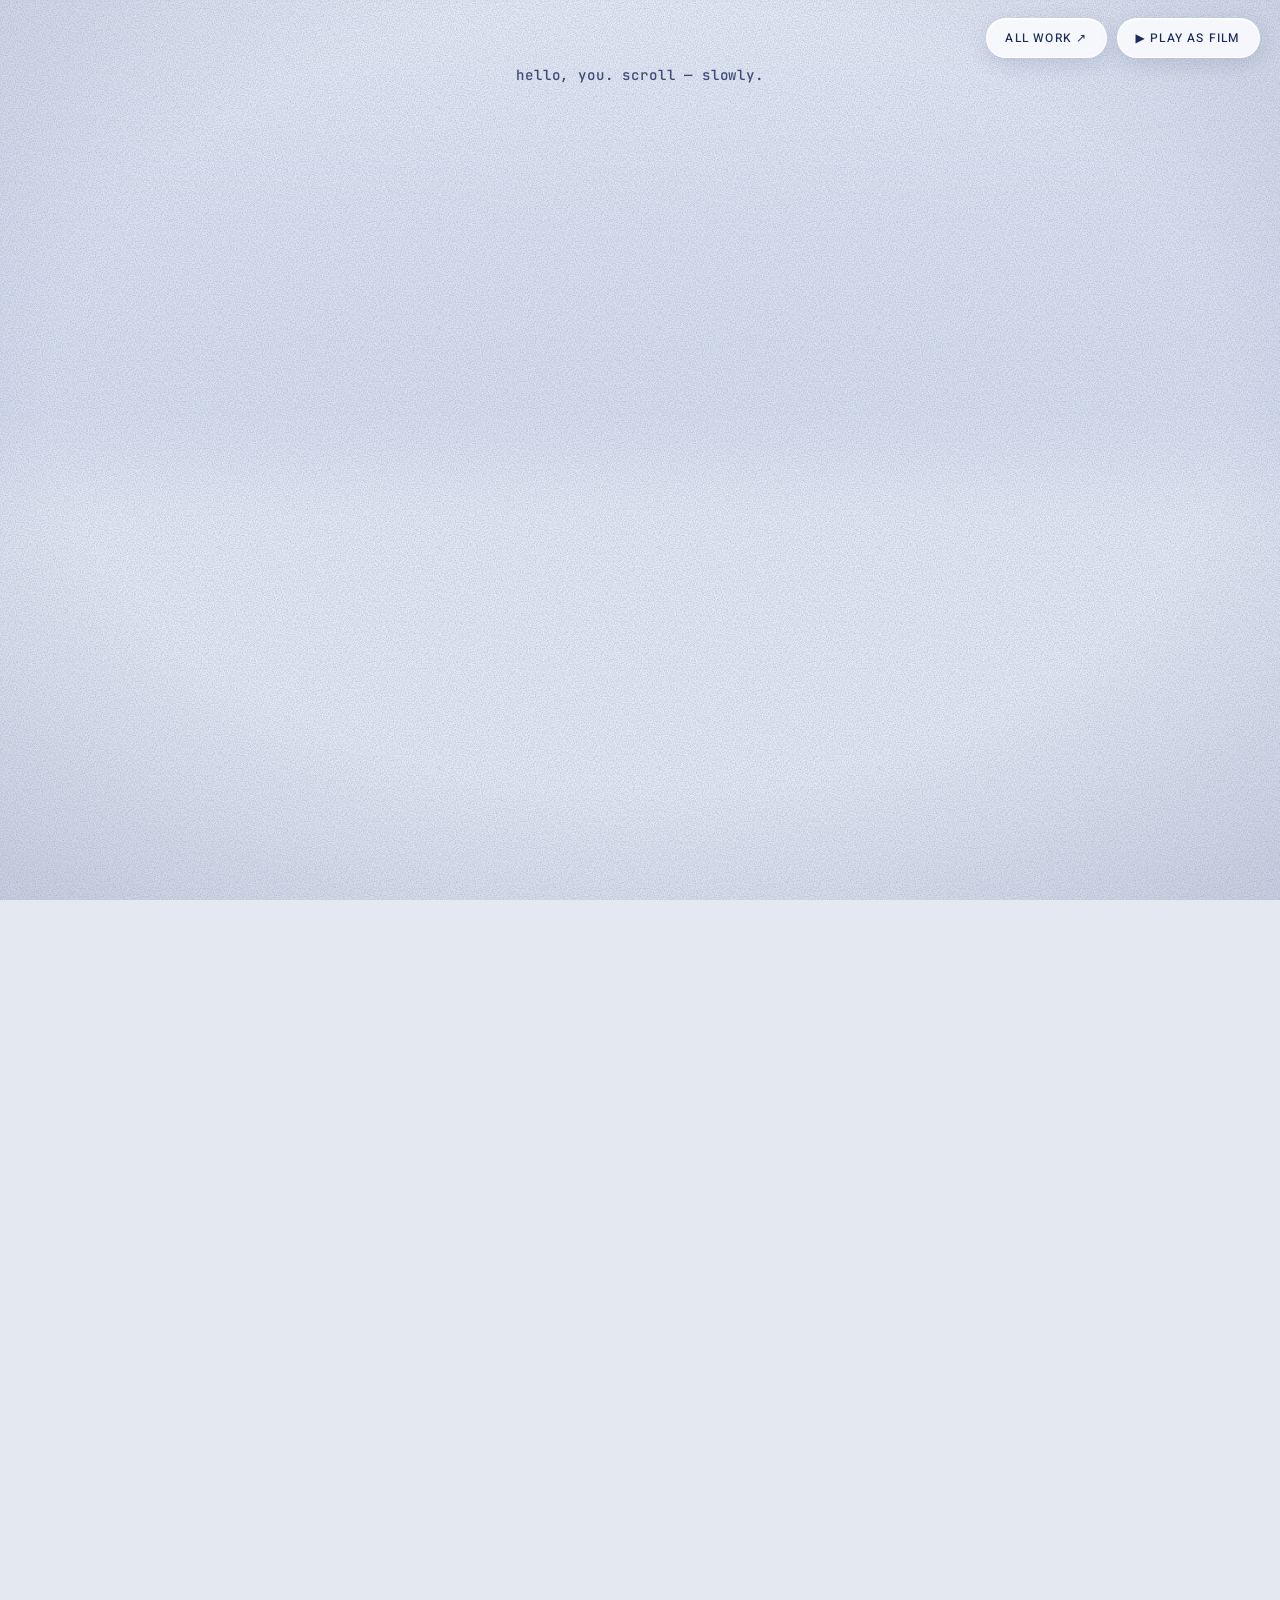
<file: index.html>
<!DOCTYPE html>
<html lang="en">
<head>
<meta charset="utf-8">
<meta name="viewport" content="width=device-width, initial-scale=1">
<title>Eyal Izenman — Ei</title><meta name="description" content="Explore Eyal Izenman’s films, art and creative code through an interactive world of motion."><meta property="og:title" content="Eyal Izenman — Ei"><meta property="og:description" content="A showreel that is also a place. Film · motion · art · code."><meta property="og:image" content="art/a16.jpg"><link rel="icon" href="favicon.svg" type="image/svg+xml">
<meta name="theme-color" content="#e3e8f1"><link rel="stylesheet" href="fonts.css">
<style>
  /* palette: pearl, navy ink, ultramarine, sky, sun, berry, mint — soft clay with candy accents */
  :root{--ng:0;--ink:color-mix(in srgb,#1d2b5c,#f5f7fc calc(var(--ng)*100%));--sub:color-mix(in srgb,#5f6a8e,#d5def3 calc(var(--ng)*100%));--acc:#ff4775;--sun:#ffc23a;
    --glass:color-mix(in srgb,rgba(255,255,255,.66),rgba(255,255,255,.16) calc(var(--ng)*100%));--edge:color-mix(in srgb,rgba(255,255,255,.95),rgba(255,255,255,.38) calc(var(--ng)*100%));--u:min(1vw,1.7778vh)}
  .lite{--glass:color-mix(in srgb,rgba(250,251,254,.9),rgba(29,43,92,.55) calc(var(--ng)*100%))}
  .lite *{backdrop-filter:none!important;-webkit-backdrop-filter:none!important}
  html{background:#e3e8f1}body{margin:0;color:var(--ink);font-family:Heebo,system-ui,sans-serif;-webkit-font-smoothing:antialiased;-webkit-tap-highlight-color:transparent}
  #track{height:calc(100vh + 10400px)}#start,#again{display:none!important}
  #wrap{position:fixed;inset:0}
  #stage{position:absolute;inset:0;overflow:hidden;container-type:inline-size}
  @media(pointer:fine){#stage{cursor:none}}
  #stage canvas{position:absolute;inset:0;width:100%!important;height:100%!important;display:block}
  #vig{position:absolute;inset:0;pointer-events:none;background:radial-gradient(ellipse 82% 78% at 50% 44%,rgba(29,43,92,0) 56%,rgba(29,43,92,.15) 100%)}
  #grain{position:absolute;inset:0;pointer-events:none;opacity:.42;background-image:url("data:image/svg+xml;utf8,<svg xmlns='http://www.w3.org/2000/svg' width='220' height='220'><filter id='n'><feTurbulence type='fractalNoise' baseFrequency='.85' numOctaves='2' stitchTiles='stitch'/><feColorMatrix values='0 0 0 0 .11  0 0 0 0 .17  0 0 0 0 .36  1.3 0 0 0 -.45'/></filter><rect width='220' height='220' filter='url(%23n)'/></svg>");background-size:220px 220px}
  #whisper{position:absolute;left:0;right:0;top:max(7%,66px);padding:0 20px;text-align:center;font:500 clamp(11px,calc(var(--u)*1.1),18px) "JetBrains Mono",monospace;letter-spacing:.06em;color:var(--ink);opacity:0;transition:opacity .6s;pointer-events:none}
  #whisper.on{opacity:.82}
  #prog{position:absolute;left:0;right:0;bottom:0;height:4px;border-radius:0 4px 4px 0;background:linear-gradient(90deg,#6db4ec,#2a55c7 34%,#ff4775 68%,#ffc23a);transform-origin:left center;transform:scaleX(0)}
  #cur{position:fixed;left:0;top:0;width:56px;height:56px;margin:-28px;border-radius:50%;pointer-events:none;z-index:9;transition:opacity .3s;backdrop-filter:saturate(1.7) brightness(1.06)}
  #cur::before{content:"";position:absolute;inset:0;border-radius:50%;background:radial-gradient(circle at 32% 27%,rgba(255,255,255,.85) 0 5%,transparent 20%),conic-gradient(from var(--a,0deg),hsla(330,95%,72%,.55),hsla(45,95%,68%,.55),hsla(150,90%,66%,.55),hsla(200,95%,68%,.55),hsla(275,95%,74%,.55),hsla(330,95%,72%,.55));-webkit-mask:radial-gradient(circle,rgba(0,0,0,.1) 42%,#000 69%,rgba(0,0,0,.55) 71%);mask:radial-gradient(circle,rgba(0,0,0,.1) 42%,#000 69%,rgba(0,0,0,.55) 71%)}
  #cur::after{content:"";position:absolute;left:50%;top:50%;width:9px;height:9px;margin:-4.5px;border-radius:50%;background:var(--acc);box-shadow:0 0 0 2px rgba(255,255,255,.7)}
  @media(pointer:coarse){#cur{display:none}}
  button{font:500 12px Heebo,system-ui,sans-serif;letter-spacing:.1em;text-transform:uppercase;color:var(--ink);cursor:pointer}
  #ui{position:absolute;right:max(1.6vw,12px);top:max(1.4vw,12px);z-index:3;display:flex;gap:10px;align-items:center}
  .work-link,#ui button,#lb>button{display:inline-flex;align-items:center;padding:10px 18px;font:500 12px Heebo,system-ui,sans-serif;letter-spacing:.1em;text-transform:uppercase;color:var(--ink);text-decoration:none;border-radius:999px;
    background:var(--glass);border:1px solid var(--edge);box-shadow:0 6px 20px rgba(29,43,92,.14),inset 0 1px 0 rgba(255,255,255,.75);backdrop-filter:blur(12px) saturate(1.5);-webkit-backdrop-filter:blur(12px) saturate(1.5);cursor:pointer;transition:transform .25s,box-shadow .25s}
  .work-link:hover,#ui button:hover,#lb>button:hover{transform:translateY(-1px);box-shadow:0 10px 28px rgba(29,43,92,.22),inset 0 1px 0 #fff}
  a:focus-visible,button:focus-visible{outline:3px solid var(--acc);outline-offset:4px}
  #chap{position:absolute;left:max(4.2vw,22px);bottom:max(7vh,36px);max-width:calc(100% - 44px);opacity:0;transform:translateX(-12px);transition:opacity .7s,transform .7s;pointer-events:none}
  #chap.on{opacity:1;transform:none}
  #chap i{font-style:normal;font-weight:500;font-size:clamp(11px,calc(var(--u)*1.3),22px);letter-spacing:.24em;color:color-mix(in srgb,var(--acc),var(--sun) calc(var(--ng)*100%));display:block}
  #chap b{display:block;font-weight:900;font-size:clamp(32px,calc(var(--u)*4.4),92px);letter-spacing:.03em;line-height:1.05;margin-top:.25em;text-shadow:0 2px 18px color-mix(in srgb,rgba(255,255,255,.55),rgba(10,25,70,.35) calc(var(--ng)*100%))}
  #chap b em{display:inline-block;font-style:normal;transform-origin:50% 80%;will-change:transform}
  #chap span{display:block;font-weight:500;font-size:clamp(11px,calc(var(--u)*1.25),20px);letter-spacing:.12em;line-height:1.4;color:var(--sub);margin-top:.55em}
  #chap i,#chap b,#chap span{transform:translateY(var(--music-lift,0cqw))}
  #chap::after{content:"";display:block;width:clamp(70px,calc(var(--u)*9),170px);height:5px;border-radius:5px;margin-top:.9em;background:linear-gradient(90deg,var(--acc),var(--sun));transform-origin:left center;transform:scaleX(var(--rule-scale,.84));opacity:var(--rule-opacity,.5)}
  #card{position:absolute;left:0;right:0;bottom:max(7.5vh,40px);padding:0 16px;text-align:center;opacity:0;transform:translateY(14px);transition:opacity .9s,transform .9s}
  #card.on{opacity:1;transform:none}
  #card b{display:block;font-weight:900;font-size:clamp(22px,calc(var(--u)*3.1),64px);letter-spacing:.22em;margin-right:-.22em}
  #card span{display:block;font-weight:500;font-size:clamp(9px,calc(var(--u)*1.25),20px);letter-spacing:.2em;color:var(--sub);margin-top:.9em}
  #card a{display:inline-block;margin-top:1.1em;padding:.55em 1.35em;border-radius:999px;font-size:clamp(13px,calc(var(--u)*1.35),24px);letter-spacing:.05em;color:var(--acc);text-decoration:none;
    background:var(--glass);border:1px solid var(--edge);box-shadow:0 8px 24px rgba(29,43,92,.15),inset 0 1px 0 rgba(255,255,255,.8);backdrop-filter:blur(10px) saturate(1.4);-webkit-backdrop-filter:blur(10px) saturate(1.4)}
  #lb{position:fixed;inset:0;z-index:20;display:none;align-items:center;justify-content:center;flex-direction:column;gap:16px;padding:20px;background:rgba(226,233,245,.84);backdrop-filter:blur(18px) saturate(1.3);-webkit-backdrop-filter:blur(18px) saturate(1.3)}
  #lb.on{display:flex}
  #lb iframe{width:min(88vw,136vh);aspect-ratio:16/9;border:0;border-radius:22px;box-shadow:0 30px 80px rgba(29,43,92,.3)}
  #lb video,#lb img{max-width:88vw;max-height:74vh;border-radius:22px;background:#1d2b5c;box-shadow:0 30px 80px rgba(29,43,92,.3)}
  #lb>button{--ng:0;color:#1d2b5c}
  #lb b{font-weight:900;letter-spacing:.14em;font-size:18px;color:#1d2b5c;text-align:center}#lb a{color:#ff4775;letter-spacing:.08em;font-size:14px}
  @media(max-aspect-ratio:4/5){#chap{bottom:max(12vh,64px)}#card{bottom:max(15vh,80px)}#whisper{top:max(10%,72px)}}
  @media(max-width:600px){#ui{gap:6px}.work-link,#ui button{padding:9px 12px;font-size:10px}}
</style>
</head>
<body>
<div id="wrap"><div id="stage">
  <div id="vig"></div><div id="grain"></div><div id="whisper"></div><div id="prog"></div><div id="ui"><a class="work-link" href="works.html?view=classic#work-index">All work ↗</a><button id="film">▶ play as film</button></div>
  <div id="chap"><i></i><b></b><span></span></div>
  <div id="card"><b>EYAL IZENMAN</b><span>AI FILM · MOTION · EDIT · CODE · MUSIC</span><a href="mailto:EyalIzenman@gmail.com">EyalIzenman@gmail.com</a></div>
  <div id="start"><button id="play">Play ▶</button><small>sound on · 88 seconds</small></div>
  <button id="again">Replay</button>
</div></div>
<div id="track"></div><div id="cur"></div><div id="lb" role="dialog" aria-modal="true" aria-label="Work preview" aria-hidden="true" tabindex="-1"></div>
<audio id="au1" src="soundtrack-cut3.mp3" preload="auto"></audio>
<script src="three.min.js"></script>
<script src="data.js"></script>
<script>
(function(){
if(!window.THREE||matchMedia('(prefers-reduced-motion: reduce)').matches){location.replace('works.html?view=classic');return;}
/* ---------- helpers ---------- */
const sat=x=>x<0?0:x>1?1:x,eo=x=>{x=sat(x);return 1-(1-x)**3},eio=x=>{x=sat(x);return x<.5?4*x*x*x:1-(-2*x+2)**3/2},lerp=(a,b,k)=>a+(b-a)*k;
function RNG(s){return()=>{s|=0;s=s+0x6D2B79F5|0;let t=Math.imul(s^s>>>15,1|s);t=t+Math.imul(t^t>>>7,61|t)^t;return((t^t>>>14)>>>0)/4294967296}}
const R=RNG(1111),$=id=>document.getElementById(id);
const b64=s=>Uint8Array.from(atob(s),c=>c.charCodeAt(0));
const BANDS=b64(AUDIO.bands),KICK=b64(AUDIO.kick),NBD=AUDIO.nb,NF=AUDIO.nf;
function band(bf,t){if(t<0||t*60>NF-2)return 0;const f=t*60,f0=f|0,ff=f-f0,b0=Math.min(NBD-2,bf|0),bb=bf-b0;
  const a=BANDS[f0*NBD+b0],b=BANDS[f0*NBD+b0+1],c=BANDS[(f0+1)*NBD+b0],d=BANDS[(f0+1)*NBD+b0+1];return lerp(lerp(a,b,bb),lerp(c,d,bb),ff)/255;}
function kick(t){if(t<0||t*60>NF-2)return 0;const f=t*60,f0=f|0;return lerp(KICK[f0],KICK[f0+1],f-f0)/255;}

// Deterministic slow musical envelope: motion breathes, individual bird size does not.
const PULSE=new Float32Array(NF);
for(let f=0,env=0;f<NF;f++){const target=KICK[f]/255,tau=target>env?.16:.38;env+=(target-env)*(1-Math.exp(-1/(60*tau)));PULSE[f]=env;}
function pulse(t){if(t<=0)return PULSE[0]||0;const f=Math.min(NF-1,t*60),i=Math.floor(f);return lerp(PULSE[i],PULSE[Math.min(NF-1,i+1)],f-i);}

/* ---------- timeline ---------- */
const INTRO_EXTENSION=5,REEL_END=88,
      T1=5.6,T2=9.8,        // wave -> murmuration -> a brief first Ei
      FIRST_RELEASE=12.0,  // roughly half a second of fully assembled first Ei
      TB=20,               // five-second motion-graphics bridge before the gallery
      TE=77.5,TCARD=81.6,  // the sustained signature is reserved for the finale
      ZC=-279,ZE=-335;
/* ---------- cut4: the finale breath — one slow wave through the signature, and a softer echo ---------- */
const HITS=[[82.72,1],[85.02,.45]],HIT=HITS[0][0];let _hop=0;
function salute(t,s){let f=0,h=0;for(let n=0;n<HITS.length;n++){const u=sat((t-HITS[n][0]-s*1.7)/.95),bell=Math.sin(Math.PI*u)**2*HITS[n][1];f=Math.max(f,bell);h+=bell;}_hop=h;return f;}
const CHAPS=[[12.6,19.8,'00','MOTION','rhythm · form · code'],...[[16.6,34.6,'01','AI FILMS','concept · direction · generation · edit'],[36.2,47.2,'02','COMMERCIAL','Normande · Customer Success Hub · Osher Ad'],
             [50.2,61.6,'03','ART','stills · series · watercolours'],[63.6,72.6,'04','CODE & TOOLS','Aether Gallery · The 3D Book · Simpler · this reel']].map(ch=>[ch[0]+INTRO_EXTENSION,ch[1]+INTRO_EXTENSION,...ch.slice(2)])];

/* ---------- scene ---------- */
const stage=$('stage');
// Quality tier. Phones and small tablets get fewer birds and marbles, a smaller shadow map and a capped pixel ratio;
// frame() then trims resolution, bird shadows and bird count further if the device still can't keep up. ?q=hi / ?q=lo force a tier.
const QS=new URLSearchParams(location.search).get('q'),
      LITE=QS==='lo'||(QS!=='hi'&&((matchMedia('(pointer:coarse)').matches&&Math.min(screen.width,screen.height)<900)||(navigator.hardwareConcurrency||8)<=4));
document.documentElement.classList.toggle('lite',LITE);
const DPR0=Math.min(window.devicePixelRatio||1,LITE?1.5:2),PRMIN=LITE?.7:.9;let PR=DPR0;
let renderer;try{renderer=new THREE.WebGLRenderer({antialias:!LITE||DPR0<1.5,powerPreference:'high-performance'});}catch(error){location.replace('works.html?view=classic');return;}
renderer.domElement.addEventListener('webglcontextlost',()=>location.replace('works.html?view=classic'));
renderer.setPixelRatio(PR);renderer.shadowMap.enabled=true;renderer.shadowMap.type=THREE.PCFSoftShadowMap;
renderer.toneMapping=THREE.ACESFilmicToneMapping;renderer.toneMappingExposure=1.08;
stage.insertBefore(renderer.domElement,stage.firstChild);
/* ---------- palette: four worlds the reel travels through — pearl studio, cerulean, ultramarine night, rose dawn ---------- */
const C=h=>new THREE.Color(h);
const PEARL=C(0xf2f4f9),ULTRA=C(0x2a55c7),NAVY=C(0x1d2b5c),SKY=C(0x6db4ec),SUN=C(0xffc23a),BERRY=C(0xff4775),MINT=C(0x2cc3a2),CANDY=[SUN,BERRY,MINT,SKY];
const WORLDS={P:[0xf3f6fc,0xd9e0ee,0xe4e9f3,0,0],S:[0x9ad0f3,0x3f88c9,0x4f95d2,1,0],N:[0x0b1e52,0x1c3d8f,0x163474,1,1],D:[0xfce8ef,0xd2dcf3,0xdee4f4,0,0]};
for(const k in WORLDS){const w=WORLDS[k];WORLDS[k]={top:C(w[0]),hor:C(w[1]),flo:C(w[2]),inv:w[3],night:w[4]};}
// pearl through the films · cerulean for commercial · night in the art room · rose dawn for code · pearl for the signature
const PKEYS=[[0,'P'],[39.8,'P'],[43.2,'S'],[51.4,'S'],[55.4,'N'],[65.2,'N'],[68.8,'D'],[75.6,'D'],[79.2,'P']];
const PAL={top:C(0),hor:C(0),flo:C(0),inv:0,night:0};
function palette(t){let i=0;while(i<PKEYS.length-2&&t>=PKEYS[i+1][0])i++;
  const a=PKEYS[i],b=PKEYS[i+1],u=smoothLook((t-a[0])/(b[0]-a[0])),A=WORLDS[a[1]],B=WORLDS[b[1]];
  PAL.top.copy(A.top).lerp(B.top,u);PAL.hor.copy(A.hor).lerp(B.hor,u);PAL.flo.copy(A.flo).lerp(B.flo,u);PAL.inv=lerp(A.inv,B.inv,u);PAL.night=lerp(A.night,B.night,u);return PAL;}
const scene=new THREE.Scene();scene.fog=new THREE.Fog(0xdfe5f0,26,98);
// A gradient sky that follows the camera; fog fades everything into its horizon colour, so there is no seam.
const dome=new THREE.Mesh(new THREE.SphereGeometry(300,48,24),new THREE.ShaderMaterial({side:THREE.BackSide,depthWrite:false,fog:false,toneMapped:false,
  uniforms:{uTop:{value:C(0xfafbfe)},uHor:{value:C(0xdfe5f0)},uFlo:{value:C(0xe8ecf4)}},
  vertexShader:'varying vec3 vD;void main(){vD=normalize(position);gl_Position=projectionMatrix*modelViewMatrix*vec4(position,1.);}',
  fragmentShader:'uniform vec3 uTop,uHor,uFlo;varying vec3 vD;void main(){float y=vD.y;vec3 c=y>0.?mix(uHor,uTop,smoothstep(0.,.62,y)):mix(uHor,uFlo,smoothstep(0.,-.1,y));gl_FragColor=vec4(c,1.);\n#include <colorspace_fragment>\n}'}));
dome.renderOrder=-1;dome.frustumCulled=false;scene.add(dome);
const cam=new THREE.PerspectiveCamera(34,16/9,.1,400);
const HEMI=new THREE.HemisphereLight(0xffffff,0xe8ecf4,1.0);scene.add(HEMI);
const sun=new THREE.DirectionalLight(0xfff3e4,2.3);sun.castShadow=true;sun.shadow.mapSize.set(LITE?1024:2048,LITE?1024:2048);
Object.assign(sun.shadow.camera,{left:-38,right:38,top:38,bottom:-38,near:1,far:110});sun.shadow.bias=-.0006;sun.shadow.radius=4;scene.add(sun);scene.add(sun.target);
const fill=new THREE.DirectionalLight(0xdfe6ff,1.0);fill.position.set(-9,5,-4);scene.add(fill);
const floor=new THREE.Mesh(new THREE.PlaneGeometry(3000,3000),new THREE.ShadowMaterial({opacity:.28,color:0x1d2b5c}));floor.rotation.x=-Math.PI/2;floor.position.z=-170;floor.receiveShadow=true;scene.add(floor);
const INK=NAVY,PALE=PEARL,ACC=BERRY;
// Soft studio reflections for the clay, the marbles and the birds: one tiny scene of softboxes, prefiltered once.
{const pm=new THREE.PMREMGenerator(renderer),es=new THREE.Scene(),box=(x,y,z,w,h,c,k)=>{const m=new THREE.Mesh(new THREE.PlaneGeometry(w,h),new THREE.MeshBasicMaterial({color:C(c).multiplyScalar(k),side:THREE.DoubleSide}));m.position.set(x,y,z);m.lookAt(0,0,0);es.add(m);};
  es.add(new THREE.Mesh(new THREE.SphereGeometry(20,32,16),new THREE.MeshBasicMaterial({color:0xd9e1ee,side:THREE.BackSide})));
  box(0,14,3,16,9,0xffffff,3.2);box(-12,5,6,6,8,0xfff1e2,1.6);box(12,4,-4,6,8,0xe4eeff,1.4);box(0,-9,0,30,30,0x9fb4dc,.9);
  scene.environment=pm.fromScene(es,.04).texture;pm.dispose();}
const ENVMATS=[],envm=(m,k)=>{m.envMapIntensity=k;m.userData.env=k;ENVMATS.push(m);return m;};

/* ---------- glossy marbles rolling quietly through the rooms ---------- */
// straight tracks: [x,z,dirX,dirZ,amplitude,speed,phase,radius,colour]; ring tracks: [cx,cz,R,0,-1,speed,phase,radius,colour]
const DECO=[[-2.7,-27,0,1,1.7,.55,0,.36,0],[2.7,-42,0,1,1.5,.7,1.3,.3,1],[-2.8,-59,0,1,1.8,.5,2.2,.42,2],[2.6,-74,0,1,1.4,.62,.4,.33,3],[-2.6,-91,0,1,1.6,.58,3.1,.3,1],[2.8,-106,0,1,1.7,.5,1.9,.38,0],
  [0,-140,1,0,2.2,.45,.6,.4,1],[-3.4,-143,1,0,1.2,.6,2.4,.3,0],[3.6,-142,1,0,1.3,.55,4,.34,2],
  [0,-215,4.6,0,-1,.16,0,.36,0],[0,-215,4.6,0,-1,.16,1.571,.32,1],[0,-215,4.6,0,-1,.16,3.142,.4,2],[0,-215,4.6,0,-1,.16,4.712,.3,3],
  [-1.8,-271,1,0,1.1,.5,1,.3,3],[2.2,-268,1,0,1.3,.45,2.6,.36,1]];
const deco=new THREE.InstancedMesh(new THREE.IcosahedronGeometry(1,3),envm(new THREE.MeshStandardMaterial({roughness:.16,metalness:0}),1.15),DECO.length);
deco.castShadow=true;deco.frustumCulled=false;deco.visible=false;scene.add(deco);DECO.forEach((d,i)=>deco.setColorAt(i,CANDY[d[8]]));
const dM=new THREE.Matrix4(),dQ=new THREE.Quaternion(),dP=new THREE.Vector3(),dS=new THREE.Vector3(),dA=new THREE.Vector3();
function updateDeco(t){deco.visible=t>TB-.5;if(!deco.visible)return;const k=eio((t-TB+.5)/2);
  for(let i=0;i<DECO.length;i++){const d=DECO[i],r=d[7]*k;let ang;
    if(d[4]<0){const th=d[6]+d[5]*t;dP.set(d[0]+d[2]*Math.sin(th),r,d[1]-d[2]*Math.cos(th));dA.set(Math.sin(th),0,-Math.cos(th));ang=d[2]*d[5]*t/d[7];}
    else{const u=d[4]*Math.sin(d[5]*t+d[6]);dP.set(d[0]+d[2]*u,r,d[1]+d[3]*u);dA.set(d[3],0,-d[2]);ang=u/d[7];} // axis = up × direction: it rolls, never slides
    dQ.setFromAxisAngle(dA,ang);dS.set(r,r,r);dM.compose(dP,dQ,dS);deco.setMatrixAt(i,dM);}
  deco.instanceMatrix.needsUpdate=true;}

/* ---------- the sound-sheet: one continuous surface the music moves through (intro, code chapter, finale ripples) ---------- */
// The spectrum lives in a small texture (24 bands × 30 rows a second); displacement, shading and dissolve all happen on the GPU.
const NX=190,NZ=70,SP=.27,N=NX*NZ,HALFW=(NX-1)/2*SP,HALFD=(NZ-1)/2*SP;
const bx=new Float32Array(N),bz=new Float32Array(N),bd=new Float32Array(N);   // where the birds lift off
for(let i=0;i<N;i++){const ix=i%NX,iz=(i/NX)|0,c=(NX-1)/2;bx[i]=(ix-c)*SP;bz[i]=(iz-(NZ-1)/2)*SP-3;bd[i]=Math.abs(ix-c)/c;}
const SNF=Math.floor((NF-1)/2),bandTex=(()=>{const d=new Uint8Array(NBD*SNF);
  for(let f=0;f<SNF;f++)for(let b=0;b<NBD;b++)d[f*NBD+b]=(BANDS[2*f*NBD+b]+BANDS[(2*f+1)*NBD+b])>>1;
  const tx=new THREE.DataTexture(d,NBD,SNF,THREE.RedFormat,THREE.UnsignedByteType);tx.magFilter=tx.minFilter=THREE.LinearFilter;tx.unpackAlignment=1;tx.needsUpdate=true;return tx;})();
const SU={uT:{value:0},uMode:{value:0},uWT:{value:-1},uF:{value:new THREE.Vector2(1e6,1e6)},uBands:{value:bandTex},uSNF:{value:SNF},uNBD:{value:NBD},
  uLow:{value:PEARL},uMid:{value:SKY},uHigh:{value:ULTRA},uSun:{value:SUN},uBerry:{value:BERRY},uMint:{value:MINT}};
const SHEET_HEAD=`uniform sampler2D uBands;uniform float uT,uMode,uWT,uSNF,uNBD;uniform vec2 uF;
varying float vSVis,vSH,vSE,vSB;
const float HW=${HALFW.toFixed(4)},HD=${HALFD.toFixed(4)},ST1=5.6;
float ssat(float x){return clamp(x,0.,1.);}
float seio(float x){x=ssat(x);return x<.5?4.*x*x*x:1.-pow(-2.*x+2.,3.)/2.;}
float shash(vec2 p){return fract(sin(dot(p,vec2(127.1,311.7)))*43758.5453);}
float snoise2(vec2 p){vec2 i=floor(p),f=fract(p);f=f*f*(3.-2.*f);return mix(mix(shash(i),shash(i+vec2(1.,0.)),f.x),mix(shash(i+vec2(0.,1.)),shash(i+vec2(1.,1.)),f.x),f.y);}
float sband(float bf,float t){float f=t*30.;if(t<0.||f>uSNF-2.)return 0.;return texture2D(uBands,vec2((bf+.5)/uNBD,(f+.5)/uSNF)).r;}
float sheetH(vec2 p,out float vis,out float e){
  float bd=abs(p.x)/HW,rowf=(p.y+HD)/(2.*HD),n=snoise2(p*.45),rise=1.,sink=1.,h=0.;e=0.;
  float bcl=.12+.88*ssat((length(vec2(p.x/1.6,p.y))-4.)/3.);
  if(uMode<.5){rise=seio((uT-bd*1.1)/1.9);sink=1.-seio((uT-(ST1-1.3)-bd*.9-n*.6)/1.7);}
  else if(uMode<1.5){rise=seio((uT-68.2-bd*.9-n*.3)/1.8);sink=1.-seio((uT-76.6-bd*.8-n*.4)/1.8);}
  vis=rise*sink;
  if(uMode<1.5){
    e=sband(bd*(uNBD-1.01),uT-rowf*1.656);
    h=(.06+2.7*pow(e,1.9)*(1.-.5*rowf))*vis*(uMode>.5?bcl*.75:1.);
    h+=.2*vis*(.5+.5*sin(p.x*.21+uT*.7+n*2.2))*(1.-bd*.6);          // a slow ground swell: the sheet is never dead
    vec2 d=p-uF;h+=1.25*exp(-dot(d,d)/2.4)*vis;                       // it rises to meet the pointer
  }else{
    float r=length(p),s=0.;
    for(int k=0;k<2;k++){float hit=k==0?82.72:85.02,w=k==0?1.:.45,tau=uWT-hit;if(tau>0.){float dd=(r-2.8-tau*4.2)/.55;s+=w*exp(-dd*dd-tau*.55);}}
    h=.5*s*bcl*exp(-r/11.)*ssat((9.2-r)/2.5);vis=ssat(h/.04);
  }
  return h;}
`;
const SHEET_VS=`float sVis,sE,sv1,sv2,se1,se2;vec2 sp=position.xz;float sh0=sheetH(sp,sVis,sE);
  const float SEPS=.2;float shx=sheetH(sp+vec2(SEPS,0.),sv1,se1),shz=sheetH(sp+vec2(0.,SEPS),sv2,se2);
  float sedge=smoothstep(0.,2.4,HW-abs(sp.x))*smoothstep(0.,1.8,HD-abs(sp.y));
  vSVis=sVis*sedge;vSH=sh0;vSE=sE;vSB=abs(sp.x)/HW;`;
const sheetGeo=new THREE.PlaneGeometry(2*HALFW,2*HALFD,LITE?150:280,LITE?56:104);sheetGeo.rotateX(-Math.PI/2);
const sheetMat=envm(new THREE.MeshStandardMaterial({roughness:.36,metalness:0,transparent:true,vertexColors:true}),.9);
sheetMat.userData.iri={value:.22};
sheetMat.onBeforeCompile=sh=>{Object.assign(sh.uniforms,SU);
  sh.vertexShader=SHEET_HEAD+sh.vertexShader.replace('#include <beginnormal_vertex>',SHEET_VS+'vec3 objectNormal=normalize(vec3(sh0-shx,SEPS,sh0-shz));')
    .replace('#include <begin_vertex>','vec3 transformed=vec3(position.x,sh0,position.z);').replace('#include <color_vertex>','vColor=vec3(1.);');
  sh.fragmentShader='uniform vec3 uLow,uMid,uHigh,uSun,uBerry,uMint;uniform float uMode;varying float vSVis,vSH,vSE,vSB;\n'+sh.fragmentShader.replace('#include <color_fragment>',
    `#include <color_fragment>
     float sk=clamp(vSH/1.5,0.,1.);vec3 sc=mix(uLow,uMid,smoothstep(0.,.55,sk));sc=mix(sc,uHigh,smoothstep(.45,1.,sk));
     vec3 sacc=mix(uSun,uBerry,smoothstep(.12,.5,vSB));sacc=mix(sacc,uMint,smoothstep(.62,.95,vSB));
     sc=mix(sc,sacc,.85*smoothstep(.5,.95,vSE)*clamp(vSH/1.1,0.,1.));
     if(uMode>1.5)sc=mix(uMid,uBerry,clamp(vSH/.22,0.,1.));
     diffuseColor.rgb=sc;diffuseColor.a*=vSVis;`);
  iriFrag(sh,sheetMat.userData.iri);};
sheetMat.customProgramCacheKey=()=>'ei-sheet';
const sheetDepth=new THREE.MeshDepthMaterial({depthPacking:THREE.RGBADepthPacking});
sheetDepth.onBeforeCompile=sh=>{Object.assign(sh.uniforms,SU);
  sh.vertexShader=SHEET_HEAD+sh.vertexShader.replace('#include <begin_vertex>','float sVis,sE;float sh0=sheetH(position.xz,sVis,sE);vSVis=sVis;vec3 transformed=vec3(position.x,sh0,position.z);');
  sh.fragmentShader='varying float vSVis;\n'+sh.fragmentShader.replace('void main() {','void main() {\n  if(vSVis<.4)discard;');};
sheetDepth.customProgramCacheKey=()=>'ei-sheet-depth';
const sheet=new THREE.Mesh(sheetGeo,sheetMat);sheet.customDepthMaterial=sheetDepth;sheet.castShadow=true;sheet.receiveShadow=true;sheet.frustumCulled=false;scene.add(sheet);

/* ---------- the flock: every bird is computed on the GPU; the CPU only lays out where the flock's centres travel ---------- */
const NB=LITE?14000:42000,BS=LITE?1.55:1;let NBA=NB;
const g=new THREE.InstancedBufferGeometry();
{const B=[0,0,0],nose=[0,0,.62],tail=[0,0,-.5],v=[];
  for(const s of[-1,1]){const w=[nose,[s*.36,.07,.24],[s*.72,.16,.08],[s*1,.20,-.30],[s*.62,.10,-.18],tail];
    for(let k=0;k<w.length-1;k++)v.push(...B,...(s<0?w[k]:w[k+1]),...(s<0?w[k+1]:w[k]));}
  g.setAttribute('position',new THREE.Float32BufferAttribute(v,3));g.computeVertexNormals();}
const F=()=>new Float32Array(NB);
const P={d:F(),ox:F(),oy:F(),oz:F(),ph:F(),s:F(),st:F(),ld:F(),ex:F(),ey:F(),ez:F(),sx:F(),sz:F(),lc:F(),ls:F()},grp=new Uint8Array(NB),boxI=new Uint8Array(NB);
const gauss=()=>(R()+R()+R()-1.5)/1.5;
// Ei as plain bold blocks: E = stem + 3 bars, i = stem + dot, same height
const EH=5,SW=1.15,X0=-2.575,BOX=[[0,SW,0,EH],[SW,3.3,EH-SW,EH],[SW,2.9,1.925,3.075],[SW,3.3,0,SW],[4,5.15,0,3.35],[4,5.15,EH-SW,EH]];
const areas=BOX.map(b=>(b[1]-b[0])*(b[3]-b[2])),atot=areas.reduce((a,b)=>a+b,0);
for(let i=0;i<NB;i++){const gi=R()<.2?2:(R()<.5?0:1),sc=gi===2?1:.42;grp[i]=gi;   // two tight cores + a loose cloud
  P.d[i]=R()*1.2;P.ox[i]=gauss()*6.4*sc;P.oy[i]=gauss()*2.6*sc;P.oz[i]=gauss()*4.2*sc;P.ph[i]=R()*6.283;P.s[i]=.034+R()*.04;
  const j=(R()*N)|0;P.sx[i]=bx[j];P.sz[i]=bz[j];P.st[i]=bd[j]*.9+R()*.9;P.ld[i]=R()*.95;
  let r=R()*atot,k=0;while(r>areas[k]){r-=areas[k];k++;}const b=BOX[k];boxI[i]=k;P.ex[i]=X0+lerp(b[0],b[1],R());P.ey[i]=lerp(b[2],b[3],R());
  P.ez[i]=R()<.62?.5+R()*.03:(R()-.5);const la=R()*6.283;P.lc[i]=Math.cos(la);P.ls[i]=Math.sin(la);}
// Per-bird data as five vec4 attributes; colour is deep ultramarine with a few candy birds among them.
{const A=new Float32Array(NB*4),B=new Float32Array(NB*4),Cc=new Float32Array(NB*4),D=new Float32Array(NB*4),E=new Float32Array(NB*4);
  const RC=RNG(4242),c=new THREE.Color(),c1=C(0x1b358a),c2=C(0x3460cf);
  for(let i=0;i<NB;i++){const q=i*4;
    A[q]=P.d[i];A[q+1]=P.ox[i];A[q+2]=P.oy[i];A[q+3]=P.oz[i];B[q]=P.ph[i];B[q+1]=P.s[i];B[q+2]=P.st[i];B[q+3]=P.ld[i];
    Cc[q]=P.ex[i];Cc[q+1]=P.ey[i];Cc[q+2]=P.ez[i];Cc[q+3]=grp[i];D[q]=P.sx[i];D[q+1]=P.sz[i];D[q+2]=P.lc[i];D[q+3]=P.ls[i];
    const u=RC();if(u<.018)c.copy(CANDY[(RC()*4)|0]);else c.copy(c1).lerp(c2,RC()*.85);E[q]=c.r;E[q+1]=c.g;E[q+2]=c.b;E[q+3]=boxI[i];}
  [['aA',A],['aB',B],['aC',Cc],['aD',D],['aE',E]].forEach(([n,a])=>g.setAttribute(n,new THREE.InstancedBufferAttribute(a,4)));}
g.instanceCount=NB;
const BU={uT:{value:0},uBr:{value:1},uTT:{value:0},uTBr:{value:1},uCA:{value:null},uCB:{value:null},uWT:{value:-1},uDOTK:{value:1},uDX:{value:0},uDY:{value:0},
  uREP:{value:0},uWAKE:{value:1},uBS:{value:BS},uRO:{value:new THREE.Vector3()},uRD:{value:new THREE.Vector3(0,0,-1)},uACC:{value:BERRY}};
// The same choreography as before (flock → first Ei → bridge arcs → travel → final Ei, finale wave, pointer wake), written for the GPU.
const BIRD_HEAD=`uniform float uT,uBr,uTT,uTBr,uWT,uDOTK,uDX,uDY,uREP,uWAKE,uBS;uniform vec3 uCA[81],uCB[81],uRO,uRD,uACC;
attribute vec4 aA,aB,aC,aD,aE;
const float BT1=5.6,BT2=9.8,BFR=12.,BTB=20.,BTE=77.5,BZE=-335.,BKT=27.,BDK=.08,BX0=-2.575,BPI=3.14159265;
float bsat(float x){return clamp(x,0.,1.);}
float beo(float x){x=bsat(x);return 1.-pow(1.-x,3.);}
float beio(float x){x=bsat(x);return x<.5?4.*x*x*x:1.-pow(-2.*x+2.,3.)/2.;}
vec3 bflock(float t,float del,float br,bool B){
  float kf=min(BKT-1.001,del/BDK),k0=floor(kf),kk=kf-k0;int q=int(aC.w*BKT+k0+.5);
  vec3 c=B?mix(uCB[q],uCB[q+1],kk):mix(uCA[q],uCA[q+1],kk);
  float tau=t-del,ang=tau*.9+aA.z*.3,ca=cos(ang),sa=sin(ang),w=tau*1.9+aB.x;
  return vec3(c.x+(aA.y*ca-aA.w*sa)*br+sin(w+aA.z)*.7,max(.3,c.y+aA.z*br+sin(w*.9+aA.y*.8)*.6),c.z+(aA.y*sa+aA.w*ca)*br+cos(w+aA.w)*.7);}
vec3 bbridge(float t){float a=aB.x+(t-BFR)*.28,r=7.2+aA.y*.18;return vec3(sin(a)*r,7.+1.15*sin(2.*a)+aA.z*.14,-8.5+2.8*cos(a)+aA.w*.12);}
vec3 bpos(float t,float br,bool B,out float A,out float L){
  vec3 p=vec3(0.);float a=1.;L=0.;
  if(t<BTB+3.6){
    float b=beio((t-BT2-aB.w*.35)/1.3);
    if(b<1.){p=bflock(t,aA.x,br,B);
      a=beio((t-(BT1-1.2)-aB.z)/2.2);
      if(a<1.){p.x=mix(aD.x,p.x,a);p.z=mix(aD.y,p.z,a);p.y=mix(.2,p.y,a)+sin(BPI*a)*1.8;}
      if(b>0.){p.x=mix(p.x,aC.x,b);p.y=mix(p.y,aC.y,b);p.z=mix(p.z,aC.z,b)+sin(BPI*b)*1.2;}}
    else p=aC.xyz;
    L=b;
    float rel=beio((t-BFR-aB.w*.35)/1.55);
    if(rel>0.){p=mix(p,bbridge(t),rel);L*=1.-rel;}}
  if(t>BTB){float c=beio((t-BTB-.15-aB.w*1.3)/2.2);
    if(c>0.){vec3 f=bflock(t,aA.x*1.6,br,B);
      if(c<1.){p.x=mix(p.x,f.x,c);p.y=mix(p.y,f.y,c)+sin(BPI*c)*1.5;p.z=mix(p.z,f.z,c);}else p=f;
      L*=1.-c;
      if(t>BTE){float e=beio((t-BTE-aB.w*1.2)/2.4);p.x=mix(p.x,aC.x,e);p.y=mix(p.y,aC.y,e);p.z=mix(p.z,aC.z+BZE,e)+sin(BPI*e)*1.2;L=e;}}}
  A=a;return p;}
`;
const BIRD_MAIN=`float bA,bL,bA2,bL2;vec3 bp=bpos(uT,uBr,false,bA,bL);float bb=bL;
  vec3 bf,brt,bu,lf=vec3(aD.z,aD.w,0.),lr=vec3(-aD.w,aD.z,0.),lu=vec3(0.,0.,1.);
  if(bb>=1.){bf=lf;brt=lr;bu=lu;}
  else{vec3 bq=bpos(uTT,uTBr,true,bA2,bL2),f=bp-bq;float fl=length(f);f=fl<1e-5?vec3(0.,0.,1.):f/fl;
    vec3 r=vec3(f.z,0.,-f.x);float rl=length(r);if(rl<1e-4){r=vec3(1.-f.x*f.x,-f.x*f.y,-f.x*f.z);rl=max(length(r),1e-4);}r/=rl;vec3 u=cross(f,r);
    if(bb>0.){bf=normalize(mix(f,lf,bb));brt=normalize(mix(r,lr,bb));bu=normalize(mix(u,lu,bb));}else{bf=f;brt=r;bu=u;}}
  float bs=aB.y*uBS*beo(bA*2.5),wp=uT*(10.5+1.8*sin(aB.x*1.7))+aB.x+.18*sin(uT*.65+aB.x),flap=mix(.88+.12*sin(wp),.72+.04*sin(uT*1.6+aB.x),bb);
  vec3 bCol=aE.rgb;float hy=0.,hz=0.;
  if(uT>BTE){float sv=(aC.x-BX0)/5.15+aC.y*.035,fsal=0.,hop=0.;
    for(int k=0;k<2;k++){float hit=k==0?82.72:85.02,wgt=k==0?1.:.45,u=bsat((uWT-hit-sv*1.7)/.95),sn=sin(BPI*u),bell=sn*sn*wgt;fsal=max(fsal,bell);hop+=bell;}
    float m=max(.34*fsal,aE.w>4.5?uDOTK:0.)*bb;hy=.06*hop*bb;hz=(.4+.45*aB.w)*hop*bb;bCol=mix(aE.rgb,uACC,m);}
  vec3 bw=bp+vec3(0.,hy,hz);
  if(uT>BTE&&aE.w>4.5)bw.xy+=vec2(uDX,uDY)*bb;                 // the dot of the i belongs to whoever is watching
  else if(uREP>.01){vec3 v=bw-uRO;float sd=dot(v,uRD);          // the flock parts around the pointer
    if(sd>1.){vec3 ev=v-uRD*sd;float d2=dot(ev,ev),rr=.085*sd*uWAKE;if(d2<rr*rr){float d=sqrt(d2)+1e-4,k=1.-d/rr;bw+=ev*(uREP*k*k*rr*1.15/d);}}}
  if(bA<=0.){bs=0.;bw=vec3(0.,-5.,0.);}
  vec3 bP=bw+(brt*position.x+bu*position.y*flap+bf*position.z)*bs;
  vec3 bN=normalize(brt*normal.x+bu*normal.y/max(flap,.1)+bf*normal.z);`;
const birdMat=envm(new THREE.MeshStandardMaterial({color:0xffffff,roughness:.5,side:THREE.DoubleSide,vertexColors:true}),.55);
birdMat.userData.iri={value:.12};
birdMat.onBeforeCompile=sh=>{Object.assign(sh.uniforms,BU);
  sh.vertexShader=BIRD_HEAD+sh.vertexShader.replace('#include <color_vertex>','').replace('#include <beginnormal_vertex>',BIRD_MAIN+'vec3 objectNormal=bN;vColor=bCol;').replace('#include <begin_vertex>','vec3 transformed=bP;');
  iriFrag(sh,birdMat.userData.iri);};
birdMat.customProgramCacheKey=()=>'ei-birds';
const birdDepth=new THREE.MeshDepthMaterial({depthPacking:THREE.RGBADepthPacking,side:THREE.DoubleSide});
birdDepth.onBeforeCompile=sh=>{Object.assign(sh.uniforms,BU);sh.vertexShader=BIRD_HEAD+sh.vertexShader.replace('#include <begin_vertex>',BIRD_MAIN+'vec3 transformed=bP;');};
birdDepth.customProgramCacheKey=()=>'ei-birds-depth';
const birds=new THREE.Mesh(g,birdMat);birds.customDepthMaterial=birdDepth;birds.castShadow=true;birds.frustumCulled=false;scene.add(birds);

/* ---------- camera path for the body (Catmull-Rom through keys: t, pos, look) ---------- */
const KEYS=[[15,-3,2.4,14, 0,1.6,0],[17.5,0,2.6,2, 0,2.6,-20],[19,0,2.6,-10, 0,2.6,-38],[23,.9,2.6,-34, 0,2.6,-60],[27,-.9,2.6,-58, 0,2.6,-84],[31,.9,2.6,-82, 0,2.6,-108],
 [34.5,0,2.6,-103, 0,2.7,-130],[37.5,0,3,-126, 0,3.6,-152],[41,-3.6,2.8,-132.5, -10.4,3.6,-148.3],[45,3.6,2.8,-133.5, 10.4,3.6,-148.3],[47.6,0,8.8,-146, 0,3,-190],
 [50,0,4,-186, 0,2.6,-224],[52,0,2.7,-215, 0,2.5,-224],[54.25,0,2.7,-215, 9,2.5,-215],[56.5,0,2.7,-215, 0,2.5,-206],[58.75,0,2.7,-215, -9,2.5,-215],[61,0,2.7,-215, 0,2.5,-224],
 [63,0,3.2,-240, 0,2,-276],[66,-7,4.6,-262, 0,2.2,-279],[71,7,3.4,-265, 0,2.4,-280],[73.6,0,3.2,-300, 0,2,-335],[76.2,-2.6,2.4,-320.6, 0,1.6,-335],[84,-1.2,2.55,-321, 0,1.6,-335]].map(key=>[key[0]+INTRO_EXTENSION,...key.slice(1)]);
const _k=new Float32Array(6);
function camAt(t,o){let i=0;while(i<KEYS.length-2&&t>=KEYS[i+1][0])i++;const a=KEYS[Math.max(0,i-1)],b=KEYS[i],c=KEYS[i+1],d=KEYS[Math.min(KEYS.length-1,i+2)];
  const u=sat((t-b[0])/(c[0]-b[0])),u2=u*u,u3=u2*u;
  for(let k=0;k<6;k++){const p0=a[k+1],p1=b[k+1],p2=c[k+1],p3=d[k+1];o[k]=.5*((2*p1)+(-p0+p2)*u+(2*p0-5*p1+4*p2-p3)*u2+(-p0+3*p1-3*p2+p3)*u3);}}

/* ---------- flock choreography: a centre that travels, two cores that dance around each other ---------- */
const KT=27,DK=.08,ctabA=new Float32Array(3*KT*3),ctabB=new Float32Array(3*KT*3);BU.uCA.value=ctabA;BU.uCB.value=ctabB;
function introCenter(tau,o){o[0]=9.5*Math.sin(.85*tau+.2);o[1]=5.8+2.2*Math.sin(1.55*tau+.8);o[2]=-2+5*Math.sin(1.1*tau+2);}
const _c=[0,0,0];
function fillCenters(t,body,ctab){
  for(let k=0;k<KT;k++){const s=t-k*DK;
    if(body){camAt(Math.max(TB,s),_k);_c[0]=_k[0]+9*Math.sin(.4*s);_c[1]=8.8+1.3*Math.sin(.8*s);_c[2]=_k[2]-24+5*Math.cos(.4*s);}
    else introCenter(s-T1,_c);
    const rad=3.4+1.3*Math.sin(.7*s),dx=Math.cos(1.25*s)*rad,dy=Math.sin(2.1*s)*1.3,dz=Math.sin(1.25*s)*rad*.8;
    for(let gi=0;gi<3;gi++){const sg=gi===0?1:gi===1?-1:0,q=(gi*KT+k)*3;ctab[q]=_c[0]+sg*dx;ctab[q+1]=_c[1]+sg*dy;ctab[q+2]=_c[2]+sg*dz;}}
}
// (bird positions are computed in BIRD_HEAD / BIRD_MAIN on the GPU)

/* ---------- media: standing screens and framed pictures ---------- */
const vids=[],stands=[],LIPS=[],TL=new THREE.TextureLoader(),CLAY=new THREE.MeshStandardMaterial({color:0xf3f5fa,roughness:.52}),LIPC=[SUN,BERRY,MINT,SKY,ULTRA];let lipN=0;
function rrShape(w,h,r){const s=new THREE.Shape(),x=-w/2,y=-h/2;s.moveTo(x+r,y);s.lineTo(x+w-r,y);s.absarc(x+w-r,y+r,r,-Math.PI/2,0,false);s.lineTo(x+w,y+h-r);
  s.absarc(x+w-r,y+h-r,r,0,Math.PI/2,false);s.lineTo(x+r,y+h);s.absarc(x+r,y+h-r,r,Math.PI/2,Math.PI,false);s.lineTo(x,y+r);s.absarc(x+r,y+r,r,Math.PI,Math.PI*1.5,false);return s;}
function roundedCube(){const g=new THREE.ExtrudeGeometry(rrShape(.6,.6,.12),{depth:.6,bevelEnabled:true,bevelThickness:.2,bevelSize:.2,bevelSegments:3,curveSegments:5});g.translate(0,0,-.3);return g;}
function labelTex(txt,inset=0){
  const c=document.createElement('canvas');c.width=1536;c.height=224;
  const x=c.getContext('2d'),text=txt.toUpperCase(),words=text.split(/\s+/),maxW=c.width-72-inset;
  let size=74,lines=[text];x.fillStyle='#17171d';x.textBaseline='middle';
  if('letterSpacing' in x)x.letterSpacing='3px';
  const setFont=()=>{x.font='500 '+size+'px Heebo, sans-serif';};
  const width=s=>x.measureText(s).width;setFont();
  if(width(text)>maxW&&words.length>1){
    let best=Infinity;
    for(let i=1;i<words.length;i++){
      const pair=[words.slice(0,i).join(' '),words.slice(i).join(' ')],span=Math.max(...pair.map(width));
      if(span<best){best=span;lines=pair;}
    }
  }
  while(Math.max(...lines.map(width))>maxW&&size>20){size-=1;setFont();}
  const leading=size*1.22,firstY=c.height/2-(lines.length-1)*leading/2;
  { // a soft pearl plaque, so the title reads in every world
    const pw=Math.min(c.width-14,Math.max(...lines.map(width))+64),ph=lines.length*leading+size*.35,py=c.height/2-ph/2,rr=Math.min(ph/2,58);
    x.save();x.shadowColor='rgba(29,43,92,.24)';x.shadowBlur=14;x.shadowOffsetY=4;x.fillStyle='#f6f8fc';x.beginPath();
    if(x.roundRect)x.roundRect(7,py,pw,ph,rr);else x.rect(7,py,pw,ph);x.fill();x.restore();x.fillStyle='#1d2b5c';}
  lines.forEach((line,i)=>x.fillText(line,38,firstY+i*leading));
  const t=new THREE.CanvasTexture(c);t.colorSpace=THREE.SRGBColorSpace;
  t.userData.labelLayout={lines:lines.slice(),fontSize:size,width:c.width,height:c.height,maxLineWidth:Math.max(...lines.map(width)),availableWidth:maxW};
  return t;
}
function stand(w,h,map,label,legs=true){const G=new THREE.Group(),y0=legs?.9:0,clay=envm(CLAY.clone(),.6),lipCol=LIPC[lipN++%LIPC.length];
  // children[0] bezel, children[1] screen (raycast target), then lip, legs, label
  const fg=new THREE.ExtrudeGeometry(rrShape(w+.3,h+.3,.24),{depth:.1,bevelEnabled:true,bevelThickness:.07,bevelSize:.07,bevelSegments:3,curveSegments:10});fg.translate(0,0,-.05);
  const fr=new THREE.Mesh(fg,clay);fr.position.y=y0+h/2;fr.castShadow=true;fr.receiveShadow=true;G.add(fr);
  const pl=new THREE.Mesh(new THREE.PlaneGeometry(w,h),new THREE.MeshBasicMaterial({map,toneMapped:false}));pl.position.set(0,y0+h/2,.13);G.add(pl);
  const ls=rrShape(w+.14,h+.14,.13);ls.holes.push(rrShape(w,h,.05));
  const lipMat=envm(new THREE.MeshStandardMaterial({color:lipCol,roughness:.3,emissive:lipCol,emissiveIntensity:0}),.8);LIPS.push(lipMat);
  const lip=new THREE.Mesh(new THREE.ExtrudeGeometry(ls,{depth:.04,bevelEnabled:true,bevelThickness:.015,bevelSize:.015,bevelSegments:2,curveSegments:8}),lipMat);lip.position.set(0,y0+h/2,.12);G.add(lip);
  if(legs)for(const s of[-1,1]){const l=new THREE.Mesh(new THREE.CapsuleGeometry(.075,y0-.1,4,10),clay);l.position.set(s*(w/2-.35),y0/2,0);l.castShadow=true;G.add(l);}
  if(label){
    const labelWidth=w*.98,lb=new THREE.Mesh(new THREE.PlaneGeometry(labelWidth,labelWidth*224/1536),new THREE.MeshBasicMaterial({map:labelTex(label,1459/labelWidth),transparent:true,toneMapped:false}));
    lb.position.set(.5,y0-.47,.14);G.add(lb);
    G.userData.label=lb;G.userData.labelRestY=lb.position.y;G.userData.labelPhase=label.length*.37;
  }
  G.userData.fadeMaterials=[...new Set(G.children.map(m=>m.material))].map(material=>({
    material,transparent:material.transparent,depthWrite:material.depthWrite
  }));
  G.userData.media=map.image;G.userData.title=label||'';G.userData.hov=0;G.userData.reveal=-1;G.visible=false;stands.push(G);scene.add(G);return G;}
// A screen shows its poster until its clip is actually playing; clips only stream when the camera is near (see syncVideos).
function vstand(w,h,key,label){const v=document.createElement('video');v.src='v/'+key+'.mp4';v.muted=true;v.loop=true;v.playsInline=true;v.setAttribute('playsinline','');v.preload='none';vids.push(v);
  const vt=new THREE.VideoTexture(v);vt.colorSpace=THREE.SRGBColorSpace;
  const pt=TL.load('posters/'+key+'.jpg');pt.colorSpace=THREE.SRGBColorSpace;
  const G=stand(w,h,pt,label);G.userData.media=v;
  v.addEventListener('playing',()=>{const m=G.children[1].material;if(m.map!==vt){m.map=vt;m.needsUpdate=true;}});return G;}
function video(src){const v=document.createElement('video');v.src=src;v.muted=true;v.loop=true;v.playsInline=true;v.preload='auto';vids.push(v);const t=new THREE.VideoTexture(v);t.colorSpace=THREE.SRGBColorSpace;return t;}
const FILMS=['The Flower Heads','Les Muses Géantes','Surreal','Puzzlement','Waiting at a Bus Stop','SinCity SimCity',"What's Inside the Stone?",'Nabi the Rabbit','A Friendly Advice to a Lot of Young Men','Surreal — Sora','Surrealness','Surreal II'];
// Give each corridor work a short held look, with eased turns between screens.
// Shot times follow the existing travel speed; the camera's position and flock route stay intact.
const FILM_SHOTS=FILMS.map((name,i)=>{
  const z=-22-8*i,view=new Float32Array(6);let lo=17.5+INTRO_EXTENSION,hi=36.2+INTRO_EXTENSION;
  for(let n=0;n<28;n++){const mid=(lo+hi)/2;camAt(mid,view);if(view[2]>z+15)lo=mid;else hi=mid;}
  return {t:(lo+hi)/2,x:(i%2?1:-1)*5.6,y:2.7,z};
});
function smoothLook(x){x=sat(x);return x*x*x*(x*(x*6-15)+10);}
function galleryLook(t,view){
  const first=FILM_SHOTS[0],last=FILM_SHOTS[FILM_SHOTS.length-1];
  const blend=smoothLook((t-first.t+1.4)/1.05)*(1-smoothLook((t-last.t-.35)/1.05));
  if(blend<=0)return;
  let i=0;while(i<FILM_SHOTS.length-1&&t>FILM_SHOTS[i+1].t)i++;
  const a=FILM_SHOTS[i],b=FILM_SHOTS[Math.min(i+1,FILM_SHOTS.length-1)];
  const hold=.22,u=a===b?0:smoothLook((t-a.t-hold)/(b.t-a.t-2*hold));
  view[3]=lerp(view[3],lerp(a.x,b.x,u),blend);
  view[4]=lerp(view[4],lerp(a.y,b.y,u),blend);
  view[5]=lerp(view[5],lerp(a.z,b.z,u),blend);
}

/* ---------- cut3: gentle figure-eight camera ---------- */
// Motion lives outside camAt: exhibit aim points and the flock's travel rail stay intact.
// These bounds are also consumed by numerical review checks.
const GALLERY_DRIFT=Object.freeze({
  filmX:1.25,filmY:.35,filmPeriod:9.2,filmFade:1.2,
  artX:2.4,artZ:1.2,artPeriod:9,artFade:1.2,artStartOffset:37,artEndOffset:46
});
function galleryDrift(t,view){
  const d=GALLERY_DRIFT,first=FILM_SHOTS[0].t,last=FILM_SHOTS[FILM_SHOTS.length-1].t;
  const filmEnvelope=smoothLook((t-first+d.filmFade)/d.filmFade)*(1-smoothLook((t-last)/d.filmFade));
  if(filmEnvelope>0){
    const phase=(t-first)*Math.PI*2/d.filmPeriod;
    view[0]+=d.filmX*Math.sin(phase)*filmEnvelope;
    view[1]+=d.filmY*Math.sin(phase*2)*filmEnvelope;
  }
  const artStart=TB+d.artStartOffset,artEnd=TB+d.artEndOffset;
  const artEnvelope=smoothLook((t-artStart)/d.artFade)*(1-smoothLook((t-artEnd+d.artFade)/d.artFade));
  if(artEnvelope>0){
    const phase=(t-artStart)*Math.PI*2/d.artPeriod;
    view[0]+=d.artX*Math.sin(phase)*artEnvelope;
    view[2]+=d.artZ*Math.sin(phase*2)*artEnvelope;
  }
}

function buildMedia(){
  FILMS.forEach((name,i)=>{const s=i%2?1:-1,G=vstand(6.4,3.6,'f'+String(i).padStart(2,'0'),name);G.position.set(s*5.6,0,-22-8*i);G.rotation.y=-s*.78;});
  [['Normande',0,-152,0],['Customer Success Hub',-10.4,-148.3,.5],['Osher Ad',10.4,-148.3,-.5]].forEach((c,i)=>{const G=vstand(5.4,5.4,'commercial-2025-'+String(i+1).padStart(2,'0'),c[0]);G.position.set(c[1],0,c[2]);G.rotation.y=c[3];});
  const ART=[0,1,2,3,4,5,6,7,8,9,10,11,12,14,15,16],tl=new THREE.TextureLoader();
  ART.forEach((n,i)=>{const right=i<8,j=right?i:i-8,phi=(right?28+j*(124/7):208+j*(124/7))*Math.PI/180;
    tl.load('art/a'+String(n).padStart(2,'0')+'.jpg',tx=>{tx.colorSpace=THREE.SRGBColorSpace;const ar=tx.image.width/tx.image.height,h=ar>1.2?2.5:ar<.8?3.9:3.1,w=h*ar;
      const G=stand(w,h,tx,null);G.position.set(12.5*Math.sin(phi),0,-215-12.5*Math.cos(phi));G.rotation.y=-phi;});});
  tl.load('art/aether.jpg',tx=>{tx.colorSpace=THREE.SRGBColorSpace;const G=stand(4.6,4.6,tx,'Aether Gallery');G.position.set(-2.9,0,ZC-3);G.rotation.y=.25;});
  {const c=document.createElement('canvas');c.width=1280;c.height=800;const x=c.getContext('2d');x.fillStyle='#1d2b5c';x.fillRect(0,0,1280,800);x.font='500 34px "JetBrains Mono", monospace';
    const L=['// this reel is code — three.js, no keyframes','const NB = 42000            // birds','function flockXYZ(i, t, del, br, o) {','  const ang = tau*.9 + P.oy[i]*.3','  o[0] = cx + (P.ox[i]*ca - P.oz[i]*sa)*br','  o[1] = cy + P.oy[i]*br + sin(w*.9)*.6','  o[2] = cz + (P.ox[i]*sa + P.oz[i]*ca)*br','}','h = .05 + 3.6 * pow(band(bb[i], t - bdel[i]), 2.3)','','github.com/AvocadoHead'];
    L.forEach((s,i)=>{x.fillStyle=i===0?'#9fb2e0':i===L.length-1?'#ffc23a':'#f2f5fb';x.fillText(s,56,96+i*60,1168);});
    const tx=new THREE.CanvasTexture(c);tx.colorSpace=THREE.SRGBColorSpace;const G=stand(5.9,3.7,tx,'The 3D Book · Simpler · Larynx');G.position.set(3.4,0,ZC-3);G.rotation.y=-.25;}
}

/* ---------- the motion passage: soft amorphous forms that breathe with the music ---------- */
const NOISE3=`vec3 m289(vec3 x){return x-floor(x*(1./289.))*289.;}vec4 m289(vec4 x){return x-floor(x*(1./289.))*289.;}
vec4 nperm(vec4 x){return m289(((x*34.)+1.)*x);}vec4 ntis(vec4 r){return 1.79284291400159-.85373472095314*r;}
float snoise(vec3 v){const vec2 C=vec2(1./6.,1./3.);const vec4 D=vec4(0.,.5,1.,2.);
  vec3 i=floor(v+dot(v,C.yyy)),x0=v-i+dot(i,C.xxx),g=step(x0.yzx,x0.xyz),l=1.-g,i1=min(g.xyz,l.zxy),i2=max(g.xyz,l.zxy),x1=x0-i1+C.xxx,x2=x0-i2+C.yyy,x3=x0-D.yyy;i=m289(i);
  vec4 p=nperm(nperm(nperm(i.z+vec4(0.,i1.z,i2.z,1.))+i.y+vec4(0.,i1.y,i2.y,1.))+i.x+vec4(0.,i1.x,i2.x,1.));
  vec3 ns=.142857142857*D.wyz-D.xzx;vec4 j=p-49.*floor(p*ns.z*ns.z),x_=floor(j*ns.z),y_=floor(j-7.*x_),x=x_*ns.x+ns.yyyy,y=y_*ns.x+ns.yyyy,h=1.-abs(x)-abs(y),
  b0=vec4(x.xy,y.xy),b1=vec4(x.zw,y.zw),s0=floor(b0)*2.+1.,s1=floor(b1)*2.+1.,sh=-step(h,vec4(0.)),a0=b0.xzyw+s0.xzyw*sh.xxyy,a1=b1.xzyw+s1.xzyw*sh.zzww;
  vec3 p0=vec3(a0.xy,h.x),p1=vec3(a0.zw,h.y),p2=vec3(a1.xy,h.z),p3=vec3(a1.zw,h.w);vec4 nm=ntis(vec4(dot(p0,p0),dot(p1,p1),dot(p2,p2),dot(p3,p3)));
  p0*=nm.x;p1*=nm.y;p2*=nm.z;p3*=nm.w;vec4 m=max(.6-vec4(dot(x0,x0),dot(x1,x1),dot(x2,x2),dot(x3,x3)),0.);m=m*m;
  return 42.*dot(m*m,vec4(dot(p0,x0),dot(p1,x1),dot(p2,x2),dot(p3,x3)));}
`;
const BLOB_HEAD=NOISE3+`uniform float uBT,uSeed,uAmp,uPul;uniform vec3 uGA,uGB;
float bdisp(vec3 n){return uAmp*(1.+.55*uPul)*(.84*snoise(n*.72+vec3(uSeed,uBT*.21,uSeed*.7))+.16*snoise(n*1.35+vec3(-uBT*.27,uSeed,1.7)));} // broad, slow swells: liquid, not lumpy
`;
const BLOB_NORMAL=`vec3 bn=normalize(position),bt1=normalize(cross(bn,abs(bn.y)<.99?vec3(0.,1.,0.):vec3(1.,0.,0.))),bt2=cross(bn,bt1);const float BE=.02;
  vec3 bn1=normalize(bn+bt1*BE),bn2=normalize(bn+bt2*BE),q0=bn*(1.+bdisp(bn)),q1=bn1*(1.+bdisp(bn1)),q2=bn2*(1.+bdisp(bn2));
  vec3 objectNormal=normalize(cross(q1-q0,q2-q0));`;
const blobGeo=new THREE.SphereGeometry(1,LITE?72:150,LITE?54:110),BLOBS=[];
// [x,y,z,radius,colour A,colour B,seed,arrival delay]
[[-3.6,3.7,-1.7,1.05,SUN,BERRY,1.3,.0],[-1.5,2.35,-.5,.72,SKY,ULTRA,4.1,.25],[.35,3.85,-2.1,1.4,BERRY,SUN,7.7,.1],[2.25,2.55,-.7,.86,MINT,SKY,2.9,.35],
 [3.9,3.85,-1.8,.95,PEARL,SKY,5.6,.18],[-.55,1.6,.25,.52,SUN,MINT,8.8,.5],[3.0,5.2,-2.7,.58,ULTRA,BERRY,3.3,.42]].forEach(d=>{
  const U={uBT:{value:0},uSeed:{value:d[6]},uAmp:{value:.2},uPul:{value:0},uGA:{value:d[4]},uGB:{value:d[5]}};
  const m=envm(new THREE.MeshStandardMaterial({roughness:.22,metalness:0,vertexColors:true}),1.1);m.userData.iri={value:.3};
  m.onBeforeCompile=sh=>{Object.assign(sh.uniforms,U);
    sh.vertexShader=BLOB_HEAD+sh.vertexShader.replace('#include <color_vertex>','').replace('#include <beginnormal_vertex>',BLOB_NORMAL+'vColor=mix(uGA,uGB,smoothstep(-.75,.9,objectNormal.y*.8+objectNormal.x*.35));').replace('#include <begin_vertex>','vec3 transformed=q0;');
    iriFrag(sh,m.userData.iri);};
  m.customProgramCacheKey=()=>'ei-blob';
  const dm=new THREE.MeshDepthMaterial({depthPacking:THREE.RGBADepthPacking});
  dm.onBeforeCompile=sh=>{Object.assign(sh.uniforms,U);sh.vertexShader=BLOB_HEAD+sh.vertexShader.replace('#include <begin_vertex>','vec3 bn=normalize(position);vec3 transformed=bn*(1.+bdisp(bn));');};
  dm.customProgramCacheKey=()=>'ei-blob-depth';
  const mesh=new THREE.Mesh(blobGeo,m);mesh.customDepthMaterial=dm;mesh.castShadow=true;mesh.visible=false;mesh.userData={d,U};scene.add(mesh);BLOBS.push(mesh);});
function updateMotion(t){
  const on=t>12.15&&t<21,mus=pulse(t),orbit=.11*(t-12.15);
  for(const b of BLOBS){b.visible=on;if(!on)continue;const d=b.userData.d,U=b.userData.U;
    const arrive=eo((t-12.3-d[7])/1.5),leave=eio((t-18.2-d[7]*.6)/1.8),k=arrive*(1-leave);
    if(k<=.001){b.visible=false;continue;}
    const cx=d[0]*1.12,cz=d[2]+1.4,ca=Math.cos(orbit),sa=Math.sin(orbit);
    b.position.set(cx*ca-cz*sa*.4+.35*Math.sin(t*.5+d[6]),d[1]+.28*Math.sin(t*.8+d[6]*1.3)+.18*mus-1.6*(1-arrive)+3.5*leave,-1.4+cz*ca+cx*sa*.25-11*leave);
    b.scale.setScalar(d[3]*1.12*(k+.12*Math.sin(Math.PI*arrive)*(1-leave)));   // a soft overshoot as each one arrives
    U.uBT.value=t;U.uPul.value=mus;U.uAmp.value=.26+.07*Math.sin(t*.45+d[6]);}
}

/* ---------- site state read by update(): wave clock, the wandering dot, pointer ray, night ---------- */
let WAKE=1,WT=-1,DOTK=1,DX=0,DY=0,CARDOK=false,REP=0,FX=1e6,FZ=1e6,PXS=0,PYS=0;
const RO=new THREE.Vector3(),RD=new THREE.Vector3(0,0,-1),STARC=C(0xdfe6ff),WHITE=C(0xffffff);
// thin-film sheen, the colour of a soap bubble: strongest at glancing angles, drifting with time and the pointer
const IRI={value:0};
function iri(m,str){m.userData.iri={value:str};m.onBeforeCompile=sh=>{sh.uniforms.uIri=IRI;sh.uniforms.uIriS=m.userData.iri;
  sh.fragmentShader='uniform float uIri;uniform float uIriS;\n'+sh.fragmentShader.replace('#include <opaque_fragment>',
    'float fI=1.-abs(dot(normalize(normal),normalize(vViewPosition)));outgoingLight+=(.5+.5*cos(6.2832*(fI*1.5+uIri+vec3(0.,.33,.67))))*pow(fI,1.6)*uIriS;\n#include <opaque_fragment>');};}
iri(deco.material,.25);
function iriFrag(sh,str){sh.uniforms.uIri=IRI;sh.uniforms.uIriS=str;
  sh.fragmentShader='uniform float uIri;uniform float uIriS;\n'+sh.fragmentShader.replace('#include <opaque_fragment>',
    'float fI=1.-abs(dot(normalize(normal),normalize(vViewPosition)));outgoingLight+=(.5+.5*cos(6.2832*(fI*1.5+uIri+vec3(0.,.33,.67))))*pow(fI,1.6)*uIriS;\n#include <opaque_fragment>');}


/* ---------- frame ---------- */
let lastT=-9,chapI=-2;
function update(t){
  const kk=kick(t),br=1+.10*pulse(t-.05),body=t>=TB;
  /* sound-sheet: the CPU only says which act it is in and where the pointer is */
  const code=t>62.6+INTRO_EXTENSION&&t<75+INTRO_EXTENSION,introB=t<T1+2.2,finB=WT>HIT-.05&&t>TE;sheet.visible=introB||code||finB;
  if(sheet.visible){const zo=code?ZC+3:finB?ZE+3:0;sheet.position.z=-3+zo;SU.uT.value=t;SU.uMode.value=finB?2:code?1:0;SU.uWT.value=WT;SU.uF.value.set(FX,FZ-zo+3);}
  /* birds: the CPU lays out the flock centres, the GPU places every bird */
  birds.visible=t>T1-1.3;
  if(birds.visible){const tangentT=t-1/30;   // a fixed tangent sample keeps playback and seeking identical at any frame rate
    fillCenters(tangentT,tangentT>=TB,ctabB);fillCenters(t,body,ctabA);
    BU.uT.value=t;BU.uBr.value=br;BU.uTT.value=tangentT;BU.uTBr.value=1+.10*pulse(tangentT-.05);BU.uWT.value=WT;BU.uDOTK.value=DOTK;
    BU.uDX.value=DX;BU.uDY.value=DY;BU.uREP.value=REP;BU.uWAKE.value=WAKE;BU.uRO.value.copy(RO);BU.uRD.value.copy(RD);}
  lastT=t;updateMotion(t);
  /* camera */
  const k1=sat(t/(T1+1.4)),e1=eio(k1),a1x=lerp(-12,10,e1),a1y=lerp(1.9,6.3,e1),a1z=lerp(13.5,17.5,e1);
  const t2=t-T1,an2=.5+.2*t2;introCenter(t2-.9,_c);
  const a2x=25*Math.sin(an2),a2y=4.2+.8*Math.sin(t2*.5),a2z=25*Math.cos(an2);
  const t3=Math.max(0,t-T2),an3=-.45+.05*t3,r3=14.8-.1*t3,a3x=r3*Math.sin(an3),a3y=2.2+.04*t3,a3z=r3*Math.cos(an3);
  const w1=eio((t-(T1-.9))/3),w2=eio((t-(T2-.1))/2.7);
  let px=lerp(lerp(a1x,a2x,w1),a3x,w2),py=lerp(lerp(a1y,a2y,w1),a3y,w2),pz=lerp(lerp(a1z,a2z,w1),a3z,w2),
      lx=lerp(lerp(0,_c[0]*.7,w1),0,w2),ly=lerp(lerp(1.1,_c[1]*.85,w1),1.55,w2),lz=lerp(lerp(-3,_c[2]*.6,w1),0,w2);
  const motionView=eio((t-12.2)/1.5)*(1-eio((t-19.1)/1.2));
  px=lerp(px,.55*Math.sin((t-12.2)*.35),motionView);py=lerp(py,3.25,motionView);pz=lerp(pz,15.5,motionView);
  lx=lerp(lx,0,motionView);ly=lerp(ly,3.15,motionView);lz=lerp(lz,-1.4,motionView);
  if(body){camAt(t,_k);galleryLook(t,_k);galleryDrift(t,_k);const w3=eio((t-TB)/2.2);px=lerp(px,_k[0],w3);py=lerp(py,_k[1],w3);pz=lerp(pz,_k[2],w3);lx=lerp(lx,_k[3],w3);ly=lerp(ly,_k[4],w3);lz=lerp(lz,_k[5],w3);}
  cam.position.set(px+PXS*.55,py+PYS*.3,pz);cam.lookAt(lx,ly,lz);
  // night falls over the art room, and lifts again before the code chapter
  const W=palette(t),ng=W.night,inv=W.inv,U=dome.material.uniforms;
  U.uTop.value.copy(W.top);U.uHor.value.copy(W.hor);U.uFlo.value.copy(W.flo);scene.fog.color.copy(W.hor);renderer.setClearColor(W.hor);
  floor.material.color.copy(W.hor).multiplyScalar(.28);floor.material.opacity=.28+.08*ng;            // shadows take the colour of the world
  HEMI.color.copy(WHITE).lerp(W.top,.3);HEMI.groundColor.copy(W.flo);HEMI.intensity=1.0*(1-.5*ng);
  birds.material.emissive.copy(STARC).multiplyScalar(.8*ng+.55*inv*(1-ng));sun.intensity=2.3*(1-.7*ng);fill.intensity=1.0*(1-.3*ng);
  for(const m of ENVMATS)m.envMapIntensity=m.userData.env*(1-.7*ng);for(const m of LIPS)m.emissiveIntensity=.75*ng; // the candy rims glow at night
  birds.material.userData.iri.value=.12+.4*ng;IRI.value=t*.03+PXS*.25;
  document.documentElement.style.setProperty('--ng',inv.toFixed(3));
  sun.position.set(px+12,24,pz+6);sun.target.position.set(px,0,pz-8);dome.position.copy(cam.position);updateDeco(t);
  // Full-size exhibits stay anchored to the floor; fog handles approach and departure.
  // Fade the gallery in once after the intro, without stretching its geometry.
  const reveal=eio((t-TB)/1.8);
  const labelPulse=pulse(t);
  for(const G of stands){G.visible=reveal>0;
    if(G.userData.label){
      const lb=G.userData.label,phase=G.userData.labelPhase;
      lb.position.y=G.userData.labelRestY+.028*labelPulse*Math.sin(t*.8+phase);
      lb.rotation.z=.004*labelPulse*Math.sin(t*.65+phase);
    }
    if(G.userData.reveal!==reveal){G.userData.reveal=reveal;
      for(const entry of G.userData.fadeMaterials){const m=entry.material,transparent=entry.transparent||reveal<1;
        if(m.transparent!==transparent){m.transparent=transparent;m.needsUpdate=true;}
        m.opacity=reveal;m.depthWrite=reveal===1&&entry.depthWrite;
      }
    }
  }
  /* overlays */
  const typePulse=pulse(t),chapterStyle=$('chap').style;
  // At 1920px wide, lift stays within roughly two pixels; glyph scale stays fixed.
  chapterStyle.setProperty('--music-lift',(-.09*typePulse+.015*Math.sin(t*.9)).toFixed(5)+'cqw');
  chapterStyle.setProperty('--rule-scale',(.84+.16*typePulse).toFixed(5));
  chapterStyle.setProperty('--rule-opacity',(.50+.30*typePulse).toFixed(5));
  let ci=-1;for(let i=0;i<CHAPS.length;i++)if(t>=CHAPS[i][0]&&t<CHAPS[i][1])ci=i;
  if(ci!==chapI){chapI=ci;const el=$('chap');if(ci<0)el.classList.remove('on');else{const c=CHAPS[ci];el.children[0].textContent=c[2];el.children[1].textContent=c[3];el.children[2].textContent=c[4];el.classList.add('on');}}
  $('card').classList.toggle('on',t>TCARD&&CARDOK);$('again').style.opacity=t>TCARD+1.5?1:0;
}
function resize(){const w=innerWidth,h=Math.max(1,innerHeight),a=w/h;renderer.setSize(w,h,false);cam.aspect=a;
  // Wide screens keep the composed 34° view; narrower ones keep most of its width instead of letterboxing.
  if(a>=16/9)cam.fov=34;else{const hf=Math.tan(17*Math.PI/180)*16/9,hn=Math.tan(21.5*Math.PI/180);cam.fov=2*Math.atan(lerp(hf,hn,sat((16/9-a)/(16/9-.56)))/a)*180/Math.PI;}
  // Portrait: a slight lens shift lifts the scene so the floor work sits mid-screen and the titles get room below.
  const shift=a<1?.1*sat((1-a)/.5):0;if(shift>0)cam.setViewOffset(w,h,0,shift*h,w,h);else{cam.clearViewOffset();cam.updateProjectionMatrix();}}
window.addEventListener('resize',resize);resize();
window.__seek=t=>{update(t);renderer.render(scene,cam);};window.__upd=t=>update(t);window.__q={LITE,NB,get NBA(){return NBA},get PR(){return PR}};

/* ---------- site: scroll is time, the pointer is a presence ---------- */
// Full-length versions: paste a link per work (YouTube, Vimeo, Google Drive or a direct .mp4). Clicking that screen then plays the full film.
const FULL={"The Flower Heads": "full/f00.mp4", "Les Muses Géantes": "full/f01.mp4", "Surreal": "full/f02.mp4", "Puzzlement": "full/f03.mp4", "Waiting at a Bus Stop": "full/f04.mp4", "SinCity SimCity": "full/f05.mp4", "What's Inside the Stone?": "full/f06.mp4", "Nabi the Rabbit": "full/f07.mp4", "A Friendly Advice to a Lot of Young Men": "full/f08.mp4", "Surreal — Sora": "full/f09.mp4", "Surrealness": "full/f10.mp4", "Surreal II": "full/f02.mp4", "Normande": "", "Customer Success Hub": "", "Osher Ad": ""};
function player(u){if(!u)return null;let m,src;
  if(m=u.match(/(?:youtu\.be\/|v=|shorts\/|embed\/)([\w-]{11})/))src='https://www.youtube.com/embed/'+m[1]+'?autoplay=1&rel=0';
  else if(m=u.match(/vimeo\.com\/(?:video\/)?(\d+)/))src='https://player.vimeo.com/video/'+m[1]+'?autoplay=1';
  else if(m=u.match(/drive\.google\.com\/file\/d\/([\w-]+)/))src='https://drive.google.com/file/d/'+m[1]+'/preview';
  if(src){const f=document.createElement('iframe');f.src=src;f.allow='autoplay; fullscreen; picture-in-picture';f.allowFullscreen=true;return f;}
  const v=document.createElement('video');v.src=u;v.controls=v.autoplay=v.playsInline=true;return v;}
const au1=$('au1'),root=document.documentElement,cur=$('cur'),wh=$('whisper'),lb=$('lb'),chapEl=$('chap'),chapB=chapEl.children[1],cardEl=$('card');
let pmx=0,pmy=0,spd=0,burstT=-1e9,tS=0,film=false,snapped=false,snapT=0,endAt=0,lastIn=performance.now(),lastF=performance.now(),inside=false,moved=false,
    mx=innerWidth/2,my=innerHeight/2,nx=0,ny=0,hovG=null,born=0,whTxt='',whAt=0,_pl=[];
const coarse=matchMedia('(pointer:coarse)').matches,ray=new THREE.Raycaster(),ndc=new THREE.Vector2();
const maxScroll=()=>Math.max(1,root.scrollHeight-innerHeight),planes=()=>{if(_pl.length!==stands.length)_pl=stands.map(G=>G.children[1]);return _pl;};
addEventListener('pointermove',e=>{mx=e.clientX;my=e.clientY;inside=true;moved=true;lastIn=performance.now();});
root.addEventListener('mouseleave',()=>inside=false);
let pausedFilmTime=null,playAttempt=0;
const isTransportControl=e=>e.target?.closest?.('a,button,input,select,textarea,video,audio,[contenteditable="true"],#lb');
function stopFilm(){
  if(!film)return;
  playAttempt++;film=false;au1.pause();
  pausedFilmTime=tS=Math.max(0,Math.min(REEL_END,au1.currentTime));
  scrollTo(0,tS/REEL_END*maxScroll());
  $('film').textContent=au1.ended||tS>=REEL_END?'↻ replay film':'▶ resume film';
}
function useScrollTimeline(e){
  if(e&&isTransportControl(e))return;
  stopFilm();pausedFilmTime=null;$('film').textContent='▶ play as film';
}
addEventListener('scroll',()=>{
  if(film)return;
  lastIn=performance.now();
  // A deliberate scrollbar/keyboard scroll selects a new position. Ignore the
  // sub-pixel rounding from aligning the scroll track when playback pauses.
  if(pausedFilmTime!==null&&Math.abs(scrollY/maxScroll()*REEL_END-pausedFilmTime)>.05)useScrollTimeline();
},{passive:true});
['wheel','touchmove'].forEach(ev=>addEventListener(ev,useScrollTimeline,{passive:true}));
$('film').onclick=e=>{
  e.stopPropagation();if(film)return stopFilm();
  let start=pausedFilmTime===null?tS:pausedFilmTime;
  if(start>=REEL_END||(pausedFilmTime!==null&&au1.ended))start=0;
  // Resume from the media clock; only a new scroll position or replay seeks.
  if(Math.abs(au1.currentTime-start)>.0001)au1.currentTime=start;
  tS=start;pausedFilmTime=null;film=true;$('film').textContent='❚❚ pause';
  const attempt=++playAttempt;au1.play().catch(()=>{if(attempt===playAttempt)stopFilm();});
};
let lbReturnFocus=null;
function closeLb(){
  if(!lb.classList.contains('on'))return;
  lb.querySelectorAll('video').forEach(v=>{v.pause();v.removeAttribute('src');v.load();});
  lb.querySelectorAll('iframe').forEach(f=>f.src='about:blank');
  lb.classList.remove('on');lb.setAttribute('aria-hidden','true');lb.innerHTML='';
  if(lbReturnFocus&&lbReturnFocus.isConnected)lbReturnFocus.focus({preventScroll:true});
  lbReturnFocus=null;
}
addEventListener('keydown',e=>{
  if(!lb.classList.contains('on')){
    if(isTransportControl(e))return;
    if(['ArrowUp','ArrowDown','PageUp','PageDown','Home','End',' '].includes(e.key))useScrollTimeline(e);
    else if(e.key==='Escape')stopFilm();
    return;
  }
  if(e.key==='Escape'){e.preventDefault();closeLb();return;}
  if(e.key==='Tab'){
    const els=[...lb.querySelectorAll('button,a[href],iframe,video[controls],[tabindex]:not([tabindex="-1"])')].filter(el=>!el.disabled);
    if(!els.length){e.preventDefault();lb.focus();return;}
    const first=els[0],last=els[els.length-1],active=document.activeElement;
    if(e.shiftKey&&(active===first||!lb.contains(active))){e.preventDefault();last.focus();}
    else if(!e.shiftKey&&(active===last||!lb.contains(active))){e.preventDefault();first.focus();}
  }
});
addEventListener('click',e=>{
  if(lb.classList.contains('on')){if(e.target===lb)closeLb();return;}
  if(e.target.closest&&e.target.closest('a,button,input,select,textarea'))return;
  const r=stage.getBoundingClientRect();
  if(e.clientX<r.left||e.clientX>r.right||e.clientY<r.top||e.clientY>r.bottom)return;
  const tapRay=new THREE.Raycaster(),tapPoint=new THREE.Vector2((e.clientX-r.left)/r.width*2-1,1-(e.clientY-r.top)/r.height*2);
  tapRay.setFromCamera(tapPoint,cam);
  const hit=tapRay.intersectObjects(planes().filter(mesh=>mesh.parent.visible),false)[0];
  if(!hit)return;const G=hit.object.parent,m=G.userData.media,ti=G.userData.title;
  if(ti==='Aether Gallery'){stopFilm();window.open('https://gallery3-d.vercel.app/','_blank','noopener,noreferrer');return;}
  const code=m instanceof HTMLCanvasElement,full=!code&&player(FULL[ti]),el=full||document.createElement(code?'a':m.tagName==='VIDEO'?'video':'img');
  if(code){el.href='https://github.com/AvocadoHead';el.target='_blank';el.rel='noopener';el.textContent='github.com/AvocadoHead ↗';}else if(!full)el.src=m.currentSrc||m.src;
  if(el.tagName==='IFRAME')el.title=ti||'Full film';
  if(el.tagName==='IMG')el.alt=ti||'Selected artwork';
  if(!full&&m.tagName==='VIDEO'){el.controls=el.loop=el.autoplay=el.playsInline=true;}
  lbReturnFocus=document.activeElement===document.body?$('film'):document.activeElement;
  lb.innerHTML='';
  const close=document.createElement('button');close.type='button';close.textContent='Close ×';close.setAttribute('aria-label','Close work preview');close.onclick=closeLb;lb.append(close,el);
  if(ti){const b=document.createElement('b');b.textContent=ti.toUpperCase();lb.append(b);}
  if(FULL[ti]){const a=document.createElement('a');a.href=FULL[ti];a.target='_blank';a.rel='noopener';a.textContent='watch the full film ↗';lb.append(a);}
  lb.setAttribute('aria-label',ti||'Work preview');lb.setAttribute('aria-hidden','false');lb.classList.add('on');stopFilm();close.focus({preventScroll:true});});
const T0=document.title;document.addEventListener('visibilitychange',()=>{document.title=document.hidden?'↩ the birds are waiting':T0;});
addEventListener('pointerdown',()=>{burstT=performance.now();});
window.__jump=t=>{useScrollTimeline();tS=t;scrollTo(0,t/REEL_END*maxScroll());};

let vidTick=0,perfAcc=0,perfN=0,perfGood=0;const bootT=performance.now();
function syncVideos(){const open=lb.classList.contains('on'),reach=LITE?46:92;
  for(const G of stands){const v=G.userData.media;if(!(v instanceof HTMLVideoElement))continue;
    const want=!open&&!document.hidden&&G.visible&&Math.hypot(G.position.x-cam.position.x,G.position.z-cam.position.z)<reach;
    if(want&&v.paused)v.play().catch(()=>{});else if(!want&&!v.paused)v.pause();}}
const ADAPT=!new URLSearchParams(location.search).has('fixed'); // ?fixed holds quality steady (for review captures)
function adapt(dt,now){if(!ADAPT)return;perfAcc+=dt;perfN++;if(perfN<40)return;const avg=perfAcc/perfN;perfAcc=0;perfN=0;
  if(now-bootT<2500||document.hidden)return;
  if(avg>1/36){perfGood=0; // too slow: resolution first, then bird shadows, then fewer birds
    if(PR>PRMIN+.01){PR=Math.max(PRMIN,PR*.82);renderer.setPixelRatio(PR);resize();}
    else if(birds.castShadow)birds.castShadow=false;
    else if(NBA>NB*.45){NBA=Math.round(NBA*.75);birds.geometry.instanceCount=NBA;}}
  else if(avg<1/54&&++perfGood>=5&&PR<DPR0){PR=Math.min(DPR0,PR*1.1);renderer.setPixelRatio(PR);resize();perfGood=0;}}
function frame(){requestAnimationFrame(frame);
  const now=performance.now(),dt=Math.min(.25,(now-lastF)/1000),K=r=>1-Math.exp(-dt*r),r=stage.getBoundingClientRect(),u=r.width/100;lastF=now;adapt(dt,now);
  let t;
  if(film){t=Math.min(REEL_END,au1.currentTime);tS=t;scrollTo(0,t/REEL_END*maxScroll());if(t>=REEL_END||au1.ended)stopFilm();}
  else if(pausedFilmTime!==null){tS=pausedFilmTime;t=tS;}
  else{tS+=(sat(scrollY/maxScroll())*REEL_END-tS)*K(5.5);t=Math.max(0,Math.min(REEL_END,tS+.2*Math.sin(now*.0011)));} // never quite still
  const act=inside&&!lb.classList.contains('on');REP+=((act?1:0)-REP)*K(5);
  spd+=(Math.hypot(mx-pmx,my-pmy)/Math.max(dt,.004)-spd)*K(8);pmx=mx;pmy=my;WAKE=1+Math.min(1.3,spd/1500)+2.6*Math.exp(-(now-burstT)/380); // fast hands and clicks leave a bigger wake
  nx+=(((mx-r.left)/r.width*2-1)-nx)*K(12);ny+=((1-(my-r.top)/r.height*2)-ny)*K(12);PXS+=(nx-PXS)*K(3);PYS+=(ny-PYS)*K(3);
  ndc.set(nx,ny);ray.setFromCamera(ndc,cam);RO.copy(ray.ray.origin);RD.copy(ray.ray.direction);
  if(act&&RD.y<-.01){const sd=-RO.y/RD.y;FX=RO.x+RD.x*sd;FZ=RO.z+RD.z*sd;}else FX=FZ=1e6;
  const fin=t>81.2;
  if(film){WT=t;DOTK=eio((t-HIT-.9)/2.2);CARDOK=true;DX*=.8;DY*=.8;}
  else{if(tS<79){snapped=false;endAt=0;}
    let ox=0,oy=0;
    if(!snapped){
      if(moved&&act&&Math.abs(RD.z)>.01){const sd=(ZE+.5-RO.z)/RD.z;ox=RO.x+RD.x*sd-(X0+4.575);oy=RO.y+RD.y*sd-4.425;const l=Math.hypot(ox,oy);if(l>8){ox*=8/l;oy*=8/l;}}
      else{ox=-1.9+.5*Math.cos(now*.0011);oy=.9+.4*Math.sin(now*.0016);}
      if(fin){endAt=endAt||now;if((moved&&act&&Math.hypot(ox,oy)<.55&&t>81.6)||((coarse||now-endAt>12000)&&t>82.4)){snapped=true;snapT=now;}}}
    DX+=(ox-DX)*K(10);DY+=(oy-DY)*K(10);WT=snapped?HIT+(now-snapT)/1000-.15:-1;DOTK=1;CARDOK=snapped&&now-snapT>900;}
  update(t);if(--vidTick<=0){vidTick=12;syncVideos();}
  let hg=null;if(act&&t>TB+1&&t<TE){const hs=ray.intersectObjects(planes(),false);if(hs.length)hg=hs[0].object.parent;}
  hovG=hg;for(const G of stands){const h=G.userData.hov+=((G===hg?1:0)-G.userData.hov)*K(9);G.scale.setScalar(1+.07*h);G.position.y=.22*h;}
  renderer.render(scene,cam);
  /* category names dance: staggered entrance, a wave that swells with the music, letters that lean away from the pointer */
  if(!chapB.children.length&&chapB.textContent){chapB.innerHTML=[...chapB.textContent].map(c=>c===' '?' ':'<em>'+(c==='&'?'&amp;':c)+'</em>').join('');born=now;}
  const ems=chapB.children,cr=chapEl.getBoundingClientRect(),w=.25+1.1*pulse(t);
  for(let i=0;i<ems.length;i++){const e=ems[i],dx=mx-(cr.left+e.offsetLeft+e.offsetWidth/2),dy=my-(cr.top+e.offsetTop+e.offsetHeight/2),
      p=act?Math.max(0,1-Math.hypot(dx,dy)/(11*u)):0,a=eo((now-born)/550-i*.09);
    e.style.transform='translate('+(-dx/(11*u)*p*.6*u)+'px,'+(((1-a)*2.4-.34*w*Math.sin(now*.0034-i*.62)-1.2*p*p)*u)+'px) rotate('+((1-a)*-22+4.5*w*Math.sin(now*.0023+i*.9))+'deg) scale('+(1+.5*p*p)+')';
    e.style.opacity=a;e.style.color=p>.5?'#ff4775':'';}
  /* the reel talks back */
  let s='';const idle=now-lastIn;
  if(!inside&&moved&&!coarse)s='come back.';
  else if(film)s='';
  else if(fin&&!snapped)s=coarse?'':'one thing is missing. you are holding it.';
  else if(snapped&&now-snapT<6000)s='there. you finished it.';
  else if(t<1.2)s='hello, you. scroll — slowly.';
  else if(t>5.5&&t<9.5)s='they can feel your cursor. try it.';
  else if(t>10.2&&t<12.4)s="that's my name. touch it.";
  else if(t>22&&t<26)s='every screen is alive. click one.';
  else if(t>55.5&&t<63)s="shh — the museum is closed. we shouldn't be here.";
  if(!s&&!film&&idle>8000&&!(snapped&&fin))s='still there? '+NB.toLocaleString('en-US')+' birds are waiting on you.';
  if(s!==whTxt&&now-whAt>900){whTxt=s;whAt=now;wh.classList.remove('on');setTimeout(()=>{wh.textContent=whTxt;if(whTxt)wh.classList.add('on');},350);}
  cur.style.transform='translate('+mx+'px,'+my+'px) scale('+((hovG?1.5:1)+Math.min(.5,spd/2600))+')';cur.style.setProperty('--a',(now*.06%360)+'deg');cur.style.opacity=(!inside||coarse||(fin&&!snapped&&!film))?0:1;
  $('prog').style.transform='scaleX('+(tS/REEL_END).toFixed(4)+')';
  const kr=cardEl.getBoundingClientRect(),ax=mx-(kr.left+kr.width/2),ay=my-(kr.bottom-1.4*u),near=CARDOK&&Math.hypot(ax,ay)<7*u; // the address leans toward you
  cardEl.children[2].style.transform=near?'translate('+ax*.25+'px,'+ay*.25+'px)':'';
}
(async()=>{try{await Promise.race([document.fonts.load('500 34px Heebo'),new Promise(r=>setTimeout(r,2500))]);}catch(e){}
  buildMedia();window.__ready=true;frame();})();
addEventListener('pointerdown',()=>{vidTick=0;},{once:true}); // some phones only start video after a touch
})();
</script>
</body>
</html>
</file>
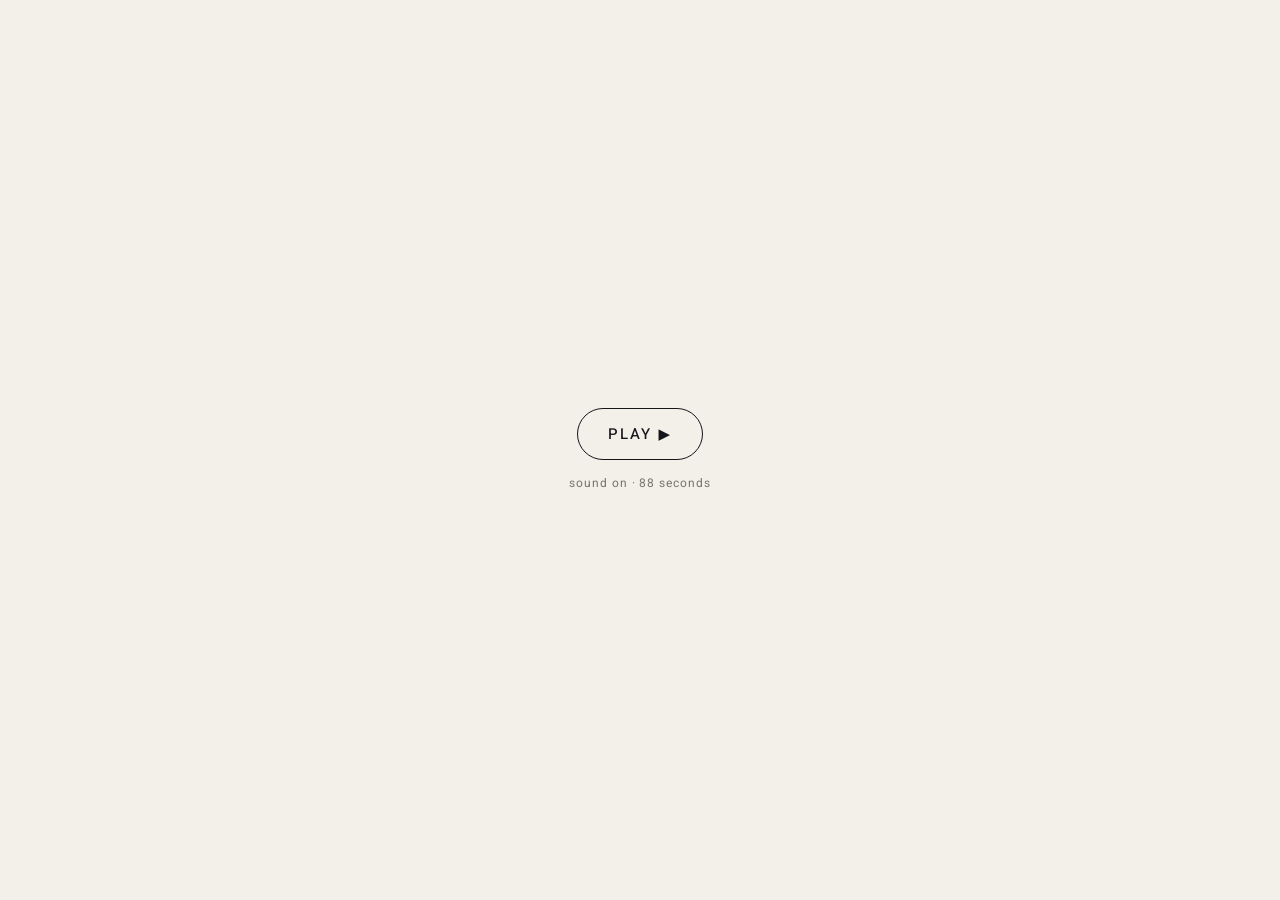
<file: film.html>
<!DOCTYPE html>
<html lang="en">
<head>
<meta charset="utf-8">
<meta name="viewport" content="width=device-width, initial-scale=1">
<title>Ei — Showreel 2026 (cut 4 — review)</title><meta name="description" content="Explore Eyal Izenman’s films, art and creative code through an interactive world of motion."><meta property="og:title" content="Eyal Izenman — Ei"><meta property="og:description" content="A showreel that is also a place. Film · motion · art · code."><meta property="og:image" content="art/a16.jpg"><link rel="icon" href="favicon.svg" type="image/svg+xml">
<link rel="stylesheet" href="fonts.css">
<style>
  html,body{margin:0;height:100%;background:#f3f0e9;color:#15151c;font-family:Heebo,system-ui,sans-serif;overflow:hidden}
  #wrap{position:fixed;inset:0;display:flex;align-items:center;justify-content:center}
  #stage{position:relative;width:100vw;max-height:100vh;aspect-ratio:16/9;max-width:calc(100vh*16/9);overflow:hidden;container-type:inline-size}
  #stage canvas{position:absolute;inset:0;width:100%!important;height:100%!important;display:block}
  #vig{position:absolute;inset:0;pointer-events:none;background:radial-gradient(ellipse at 50% 45%,rgba(0,0,0,0) 55%,rgba(110,95,70,.16) 100%)}
  #card{position:absolute;left:0;right:0;bottom:7.5%;text-align:center;opacity:0;transform:translateY(1.2cqw);transition:opacity .9s,transform .9s}
  #card.on{opacity:1;transform:none}
  #card b{display:block;font-weight:900;font-size:3.1cqw;letter-spacing:.22em;margin-right:-.22em}
  #card span{display:block;font-weight:500;font-size:1.3cqw;letter-spacing:.20em;color:#6a675f;margin-top:.9cqw}
  #card a{display:inline-block;font-size:1.45cqw;letter-spacing:.06em;color:#e23d1e;margin-top:1.1cqw;text-decoration:none}
  #chap{position:absolute;left:4.2%;bottom:6.5%;max-width:86cqw;opacity:0;transform:translateX(-1cqw);transition:opacity .7s,transform .7s;pointer-events:none}
  #chap.on{opacity:1;transform:none}
  #chap i{font-style:normal;font-weight:500;font-size:1.35cqw;letter-spacing:.24em;color:#e23d1e;display:block}
  #chap b{display:block;font-weight:900;font-size:4.2cqw;letter-spacing:.045em;line-height:1.1;margin-top:.35cqw}
  #chap span{display:block;font-weight:500;font-size:1.3cqw;letter-spacing:.12em;line-height:1.4;color:#57554e;margin-top:.55cqw}
  #chap i,#chap b,#chap span{transform:translateY(var(--music-lift,0cqw))}
  #chap::after{content:"";display:block;width:9cqw;height:.12cqw;min-height:2px;margin-top:.7cqw;background:#e23d1e;transform-origin:left center;transform:scaleX(var(--rule-scale,.84));opacity:var(--rule-opacity,.5)}
  #start{position:absolute;inset:0;display:flex;flex-direction:column;gap:14px;align-items:center;justify-content:center;background:#f3f0e9;transition:opacity .5s}
  button{font:500 15px Heebo,system-ui,sans-serif;letter-spacing:.14em;text-transform:uppercase;color:#15151c;background:none;border:1.5px solid #15151c;border-radius:999px;padding:14px 30px;cursor:pointer}
  button:hover{background:#15151c;color:#f3f0e9}
  #start small{color:#77756c;letter-spacing:.08em;font-size:12px}
  #again{position:absolute;right:16px;bottom:14px;padding:8px 16px;font-size:11px;opacity:0;transition:opacity .5s}
</style>
</head>
<body>
<div id="wrap"><div id="stage">
  <div id="vig"></div>
  <div id="chap"><i></i><b></b><span></span></div>
  <div id="card"><b>EYAL IZENMAN</b><span>AI FILM · MOTION · EDIT · CODE · MUSIC</span><a href="mailto:EyalIzenman@gmail.com">EyalIzenman@gmail.com</a></div>
  <div id="start"><button id="play">Play ▶</button><small>sound on · 88 seconds</small></div>
  <button id="again">Replay</button>
</div></div>
<audio id="au1" src="soundtrack-cut3.mp3" preload="auto"></audio>
<script src="three.min.js"></script>
<script src="data.js"></script>
<script>
(function(){
if(!window.THREE||matchMedia('(prefers-reduced-motion: reduce)').matches){location.replace('works.html?view=classic');return;}
/* ---------- helpers ---------- */
const sat=x=>x<0?0:x>1?1:x,eo=x=>{x=sat(x);return 1-(1-x)**3},eio=x=>{x=sat(x);return x<.5?4*x*x*x:1-(-2*x+2)**3/2},lerp=(a,b,k)=>a+(b-a)*k;
function RNG(s){return()=>{s|=0;s=s+0x6D2B79F5|0;let t=Math.imul(s^s>>>15,1|s);t=t+Math.imul(t^t>>>7,61|t)^t;return((t^t>>>14)>>>0)/4294967296}}
const R=RNG(1111),$=id=>document.getElementById(id);
const b64=s=>Uint8Array.from(atob(s),c=>c.charCodeAt(0));
const BANDS=b64(AUDIO.bands),KICK=b64(AUDIO.kick),NBD=AUDIO.nb,NF=AUDIO.nf;
function band(bf,t){if(t<0||t*60>NF-2)return 0;const f=t*60,f0=f|0,ff=f-f0,b0=Math.min(NBD-2,bf|0),bb=bf-b0;
  const a=BANDS[f0*NBD+b0],b=BANDS[f0*NBD+b0+1],c=BANDS[(f0+1)*NBD+b0],d=BANDS[(f0+1)*NBD+b0+1];return lerp(lerp(a,b,bb),lerp(c,d,bb),ff)/255;}
function kick(t){if(t<0||t*60>NF-2)return 0;const f=t*60,f0=f|0;return lerp(KICK[f0],KICK[f0+1],f-f0)/255;}

// Deterministic slow musical envelope: motion breathes, individual bird size does not.
const PULSE=new Float32Array(NF);
for(let f=0,env=0;f<NF;f++){const target=KICK[f]/255,tau=target>env?.16:.38;env+=(target-env)*(1-Math.exp(-1/(60*tau)));PULSE[f]=env;}
function pulse(t){if(t<=0)return PULSE[0]||0;const f=Math.min(NF-1,t*60),i=Math.floor(f);return lerp(PULSE[i],PULSE[Math.min(NF-1,i+1)],f-i);}

/* ---------- timeline ---------- */
const INTRO_EXTENSION=5,REEL_END=88,
      T1=5.6,T2=9.8,        // wave -> murmuration -> a brief first Ei
      FIRST_RELEASE=12.0,  // roughly half a second of fully assembled first Ei
      TB=20,               // five-second motion-graphics bridge before the gallery
      TE=77.5,TCARD=81.6,  // the sustained signature is reserved for the finale
      ZC=-279,ZE=-335;
/* ---------- cut4: the finale breath — one slow wave through the signature, and a softer echo ---------- */
const HITS=[[82.72,1],[85.02,.45]],HIT=HITS[0][0];let _hop=0;
function salute(t,s){let f=0,h=0;for(let n=0;n<HITS.length;n++){const u=sat((t-HITS[n][0]-s*1.7)/.95),bell=Math.sin(Math.PI*u)**2*HITS[n][1];f=Math.max(f,bell);h+=bell;}_hop=h;return f;}
const CHAPS=[[12.6,19.8,'00','MOTION','rhythm · form · code'],...[[16.6,34.6,'01','AI FILMS','concept · direction · generation · edit'],[36.2,47.2,'02','COMMERCIAL','Normande · Customer Success Hub · Osher Ad'],
             [50.2,61.6,'03','ART','stills · series · watercolours'],[63.6,72.6,'04','CODE & TOOLS','Aether Gallery · The 3D Book · Simpler · this reel']].map(ch=>[ch[0]+INTRO_EXTENSION,ch[1]+INTRO_EXTENSION,...ch.slice(2)])];

/* ---------- scene ---------- */
const stage=$('stage');
let renderer;try{renderer=new THREE.WebGLRenderer({antialias:true,preserveDrawingBuffer:true});}catch(error){location.replace('works.html?view=classic');return;}
renderer.domElement.addEventListener('webglcontextlost',()=>location.replace('works.html?view=classic'));
renderer.setPixelRatio(Math.min(window.devicePixelRatio||1,2));renderer.shadowMap.enabled=true;renderer.shadowMap.type=THREE.PCFSoftShadowMap;
renderer.toneMapping=THREE.ACESFilmicToneMapping;renderer.toneMappingExposure=1.25;
stage.insertBefore(renderer.domElement,stage.firstChild);
const BG=0xf3f0e9,scene=new THREE.Scene();scene.background=new THREE.Color(BG);scene.fog=new THREE.Fog(BG,26,98);
const cam=new THREE.PerspectiveCamera(34,16/9,.1,400);
scene.add(new THREE.HemisphereLight(0xffffff,0xd9d2c4,1.5));
const sun=new THREE.DirectionalLight(0xfff6e8,2.6);sun.castShadow=true;sun.shadow.mapSize.set(4096,4096);
Object.assign(sun.shadow.camera,{left:-38,right:38,top:38,bottom:-38,near:1,far:110});sun.shadow.bias=-.0006;sun.shadow.radius=4;scene.add(sun);scene.add(sun.target);
const fill=new THREE.DirectionalLight(0xdfe6ff,1.6);fill.position.set(-9,5,-4);scene.add(fill);
const floor=new THREE.Mesh(new THREE.PlaneGeometry(3000,3000),new THREE.ShadowMaterial({opacity:.2}));floor.rotation.x=-Math.PI/2;floor.position.z=-170;floor.receiveShadow=true;scene.add(floor);
const INK=new THREE.Color(0x17171d),PALE=new THREE.Color(0xcfcbc1),ACC=new THREE.Color(0xff4320);

/* ---------- the soundwave field (intro, and again in the code chapter) ---------- */
const NX=190,NZ=70,SP=.27,N=NX*NZ;
const barGeo=new THREE.BoxGeometry(1,1,1);barGeo.translate(0,.5,0);
const bars=new THREE.InstancedMesh(barGeo,new THREE.MeshStandardMaterial({roughness:.45,metalness:0}),N);
bars.castShadow=true;bars.receiveShadow=true;bars.frustumCulled=false;scene.add(bars);
for(let i=0;i<N;i++)bars.setColorAt(i,PALE);
const bM=bars.instanceMatrix.array,bC=bars.instanceColor.array;
const bx=new Float32Array(N),bz=new Float32Array(N),bd=new Float32Array(N),bb=new Float32Array(N),bdel=new Float32Array(N),bfr=new Float32Array(N),brn=new Float32Array(N),bcl=new Float32Array(N);
for(let i=0;i<N;i++){const ix=i%NX,iz=(i/NX)|0,c=(NX-1)/2;bx[i]=(ix-c)*SP;bz[i]=(iz-(NZ-1)/2)*SP-3;bd[i]=Math.abs(ix-c)/c;bb[i]=bd[i]*(NBD-1.01);bdel[i]=iz*.024;bfr[i]=1-.5*iz/(NZ-1);brn[i]=R();
  bcl[i]=.12+.88*sat((Math.hypot(bx[i]/1.6,bz[i]+3)-4)/3);}

/* ---------- the flock: 42,000 birds ---------- */
const NB=42000,g=new THREE.BufferGeometry();
{const B=[0,0,0],nose=[0,0,.62],tail=[0,0,-.5],v=[];
  for(const s of[-1,1]){const w=[nose,[s*.36,.07,.24],[s*.72,.16,.08],[s*1,.20,-.30],[s*.62,.10,-.18],tail];
    for(let k=0;k<w.length-1;k++)v.push(...B,...(s<0?w[k]:w[k+1]),...(s<0?w[k+1]:w[k]));}
  g.setAttribute('position',new THREE.Float32BufferAttribute(v,3));g.computeVertexNormals();}
const birds=new THREE.InstancedMesh(g,new THREE.MeshStandardMaterial({color:0xffffff,roughness:.6,side:THREE.DoubleSide}),NB);
birds.castShadow=true;birds.frustumCulled=false;scene.add(birds);
for(let i=0;i<NB;i++)birds.setColorAt(i,INK);
const pC=birds.instanceColor.array;let tintDirty=false;
const pM=birds.instanceMatrix.array,F=()=>new Float32Array(NB);
// Reuse rotation scratch objects and cache each bird's settled orientation.
const landingQ=new Float32Array(NB*4),birdRot=new THREE.Matrix4(),birdQ=new THREE.Quaternion(),landQ=new THREE.Quaternion(),
      birdRight=new THREE.Vector3(),birdUp=new THREE.Vector3(),birdForward=new THREE.Vector3();
const P={d:F(),ox:F(),oy:F(),oz:F(),ph:F(),s:F(),st:F(),ld:F(),ex:F(),ey:F(),ez:F(),sx:F(),sz:F(),lc:F(),ls:F()},grp=new Uint8Array(NB),boxI=new Uint8Array(NB),prev=new Float64Array(NB*3);
const gauss=()=>(R()+R()+R()-1.5)/1.5;
// Ei as plain bold blocks: E = stem + 3 bars, i = stem + dot, same height
const EH=5,SW=1.15,X0=-2.575,BOX=[[0,SW,0,EH],[SW,3.3,EH-SW,EH],[SW,2.9,1.925,3.075],[SW,3.3,0,SW],[4,5.15,0,3.35],[4,5.15,EH-SW,EH]];
const areas=BOX.map(b=>(b[1]-b[0])*(b[3]-b[2])),atot=areas.reduce((a,b)=>a+b,0);
for(let i=0;i<NB;i++){const gi=R()<.2?2:(R()<.5?0:1),sc=gi===2?1:.42;grp[i]=gi;   // two tight cores + a loose cloud
  P.d[i]=R()*1.2;P.ox[i]=gauss()*6.4*sc;P.oy[i]=gauss()*2.6*sc;P.oz[i]=gauss()*4.2*sc;P.ph[i]=R()*6.283;P.s[i]=.034+R()*.04;
  const j=(R()*N)|0;P.sx[i]=bx[j];P.sz[i]=bz[j];P.st[i]=bd[j]*.9+R()*.9;P.ld[i]=R()*.95;
  let r=R()*atot,k=0;while(r>areas[k]){r-=areas[k];k++;}const b=BOX[k];boxI[i]=k;P.ex[i]=X0+lerp(b[0],b[1],R());P.ey[i]=lerp(b[2],b[3],R());
  P.ez[i]=R()<.62?.5+R()*.03:(R()-.5);const la=R()*6.283;P.lc[i]=Math.cos(la);P.ls[i]=Math.sin(la);
  birdRot.makeBasis(birdRight.set(-P.ls[i],P.lc[i],0),birdUp.set(0,0,1),birdForward.set(P.lc[i],P.ls[i],0));
  landQ.setFromRotationMatrix(birdRot).toArray(landingQ,i*4);}

/* ---------- camera path for the body (Catmull-Rom through keys: t, pos, look) ---------- */
const KEYS=[[15,-3,2.4,14, 0,1.6,0],[17.5,0,2.6,2, 0,2.6,-20],[19,0,2.6,-10, 0,2.6,-38],[23,.9,2.6,-34, 0,2.6,-60],[27,-.9,2.6,-58, 0,2.6,-84],[31,.9,2.6,-82, 0,2.6,-108],
 [34.5,0,2.6,-103, 0,2.7,-130],[37.5,0,3,-126, 0,3.6,-152],[41,-3.6,2.8,-132.5, -10.4,3.6,-148.3],[45,3.6,2.8,-133.5, 10.4,3.6,-148.3],[47.6,0,8.8,-146, 0,3,-190],
 [50,0,4,-186, 0,2.6,-224],[52,0,2.7,-215, 0,2.5,-224],[54.25,0,2.7,-215, 9,2.5,-215],[56.5,0,2.7,-215, 0,2.5,-206],[58.75,0,2.7,-215, -9,2.5,-215],[61,0,2.7,-215, 0,2.5,-224],
 [63,0,3.2,-240, 0,2,-276],[66,-7,4.6,-262, 0,2.2,-279],[71,7,3.4,-265, 0,2.4,-280],[73.6,0,3.2,-300, 0,2,-335],[76.2,-2.6,2.4,-320.6, 0,1.6,-335],[84,-1.2,2.55,-321, 0,1.6,-335]].map(key=>[key[0]+INTRO_EXTENSION,...key.slice(1)]);
const _k=new Float32Array(6);
function camAt(t,o){let i=0;while(i<KEYS.length-2&&t>=KEYS[i+1][0])i++;const a=KEYS[Math.max(0,i-1)],b=KEYS[i],c=KEYS[i+1],d=KEYS[Math.min(KEYS.length-1,i+2)];
  const u=sat((t-b[0])/(c[0]-b[0])),u2=u*u,u3=u2*u;
  for(let k=0;k<6;k++){const p0=a[k+1],p1=b[k+1],p2=c[k+1],p3=d[k+1];o[k]=.5*((2*p1)+(-p0+p2)*u+(2*p0-5*p1+4*p2-p3)*u2+(-p0+3*p1-3*p2+p3)*u3);}}

/* ---------- flock choreography: a centre that travels, two cores that dance around each other ---------- */
const KT=27,DK=.08,ctab=new Float32Array(3*KT*3);
function introCenter(tau,o){o[0]=9.5*Math.sin(.85*tau+.2);o[1]=5.8+2.2*Math.sin(1.55*tau+.8);o[2]=-2+5*Math.sin(1.1*tau+2);}
const _c=[0,0,0];
function fillCenters(t,body){
  for(let k=0;k<KT;k++){const s=t-k*DK;
    if(body){camAt(Math.max(TB,s),_k);_c[0]=_k[0]+9*Math.sin(.4*s);_c[1]=8.8+1.3*Math.sin(.8*s);_c[2]=_k[2]-24+5*Math.cos(.4*s);}
    else introCenter(s-T1,_c);
    const rad=3.4+1.3*Math.sin(.7*s),dx=Math.cos(1.25*s)*rad,dy=Math.sin(2.1*s)*1.3,dz=Math.sin(1.25*s)*rad*.8;
    for(let gi=0;gi<3;gi++){const sg=gi===0?1:gi===1?-1:0,q=(gi*KT+k)*3;ctab[q]=_c[0]+sg*dx;ctab[q+1]=_c[1]+sg*dy;ctab[q+2]=_c[2]+sg*dz;}}
}
const _p=[0,0,0];let _b=0;
// The released signature peels into two flowing arcs above the geometric passage.
function bridgeBirdXYZ(i,t,o){
  const a=P.ph[i]+(t-FIRST_RELEASE)*.28,r=7.2+P.ox[i]*.18;
  o[0]=Math.sin(a)*r;o[1]=7.0+1.15*Math.sin(2*a)+P.oy[i]*.14;
  o[2]=-8.5+2.8*Math.cos(a)+P.oz[i]*.12;
}
function flockXYZ(i,t,del,br,o){ // position of bird i inside the travelling flock
  const kf=Math.min(KT-1.001,del/DK),k0=kf|0,kk=kf-k0,q=(grp[i]*KT+k0)*3,tau=t-del;
  const cx=lerp(ctab[q],ctab[q+3],kk),cy=lerp(ctab[q+1],ctab[q+4],kk),cz=lerp(ctab[q+2],ctab[q+5],kk);
  const ang=tau*.9+P.oy[i]*.3,ca=Math.cos(ang),sa=Math.sin(ang),w=tau*1.9+P.ph[i];
  o[0]=cx+(P.ox[i]*ca-P.oz[i]*sa)*br+Math.sin(w+P.oy[i])*.7;
  o[1]=Math.max(.3,cy+P.oy[i]*br+Math.sin(w*.9+P.ox[i]*.8)*.6);
  o[2]=cz+(P.ox[i]*sa+P.oz[i]*ca)*br+Math.cos(w+P.oz[i])*.7;}
function birdPos(i,t,br,o){
  let x,y,z,a=1,L=0;
  if(t<TB+3.6){ // intro: lift off the wave, fly, land into Ei
    const b=eio((t-T2-P.ld[i]*.35)/1.3);
    if(b<1){flockXYZ(i,t,P.d[i],br,o);x=o[0];y=o[1];z=o[2];
      a=eio((t-(T1-1.2)-P.st[i])/2.2);
      if(a<1){x=lerp(P.sx[i],x,a);z=lerp(P.sz[i],z,a);y=lerp(.2,y,a)+Math.sin(Math.PI*a)*1.8;}
      if(b>0){x=lerp(x,P.ex[i],b);y=lerp(y,P.ey[i],b);z=lerp(z,P.ez[i],b)+Math.sin(Math.PI*b)*1.2;}}
    else{x=P.ex[i];y=P.ey[i];z=P.ez[i];}
    L=b;
    const release=eio((t-FIRST_RELEASE-P.ld[i]*.35)/1.55);
    if(release>0){bridgeBirdXYZ(i,t,o);x=lerp(x,o[0],release);y=lerp(y,o[1],release);z=lerp(z,o[2],release);L*=1-release;}
  }
  if(t>TB){ // body: leave Ei, travel ahead of the camera, land as Ei again
    const c=eio((t-TB-.15-P.ld[i]*1.3)/2.2);
    if(c>0){flockXYZ(i,t,P.d[i]*1.6,br,o);
      if(c<1){x=lerp(x,o[0],c);y=lerp(y,o[1],c)+Math.sin(Math.PI*c)*1.5;z=lerp(z,o[2],c);}else{x=o[0];y=o[1];z=o[2];}
      L*=1-c;
      if(t>TE){const e=eio((t-TE-P.ld[i]*1.2)/2.4);x=lerp(x,P.ex[i],e);y=lerp(y,P.ey[i],e);z=lerp(z,P.ez[i]+ZE,e)+Math.sin(Math.PI*e)*1.2;L=e;}}}
  o[0]=x;o[1]=y;o[2]=z;_b=L;return a;
}

/* ---------- media: standing screens and framed pictures ---------- */
const vids=[],stands=[],frameMat=new THREE.MeshStandardMaterial({color:0x17171d,roughness:.5});
function labelTex(txt,inset=0){
  const c=document.createElement('canvas');c.width=1536;c.height=224;
  const x=c.getContext('2d'),text=txt.toUpperCase(),words=text.split(/\s+/),maxW=c.width-72-inset;
  let size=74,lines=[text];x.fillStyle='#17171d';x.textBaseline='middle';
  if('letterSpacing' in x)x.letterSpacing='3px';
  const setFont=()=>{x.font='500 '+size+'px Heebo, sans-serif';};
  const width=s=>x.measureText(s).width;setFont();
  if(width(text)>maxW&&words.length>1){
    let best=Infinity;
    for(let i=1;i<words.length;i++){
      const pair=[words.slice(0,i).join(' '),words.slice(i).join(' ')],span=Math.max(...pair.map(width));
      if(span<best){best=span;lines=pair;}
    }
  }
  while(Math.max(...lines.map(width))>maxW&&size>20){size-=1;setFont();}
  const leading=size*1.22,firstY=c.height/2-(lines.length-1)*leading/2;
  lines.forEach((line,i)=>x.fillText(line,36,firstY+i*leading));
  const t=new THREE.CanvasTexture(c);t.colorSpace=THREE.SRGBColorSpace;
  t.userData.labelLayout={lines:lines.slice(),fontSize:size,width:c.width,height:c.height,maxLineWidth:Math.max(...lines.map(width)),availableWidth:maxW};
  return t;
}
function stand(w,h,map,label,legs=true){const G=new THREE.Group(),y0=legs?.9:0,localFrameMat=frameMat.clone();
  const fr=new THREE.Mesh(new THREE.BoxGeometry(w+.16,h+.16,.14),localFrameMat);fr.position.y=y0+h/2;fr.castShadow=true;G.add(fr);
  const pl=new THREE.Mesh(new THREE.PlaneGeometry(w,h),new THREE.MeshBasicMaterial({map,toneMapped:false}));pl.position.set(0,y0+h/2,.075);G.add(pl);
  if(legs)for(const s of[-1,1]){const l=new THREE.Mesh(new THREE.BoxGeometry(.09,y0,.09),localFrameMat);l.position.set(s*(w/2-.35),y0/2,0);l.castShadow=true;G.add(l);}
  if(label){
    const labelWidth=w*.98,lb=new THREE.Mesh(new THREE.PlaneGeometry(labelWidth,labelWidth*224/1536),new THREE.MeshBasicMaterial({map:labelTex(label,1459/labelWidth),transparent:true,toneMapped:false}));
    lb.position.set(.5,y0-.40,.095);G.add(lb);
    G.userData.label=lb;G.userData.labelRestY=lb.position.y;G.userData.labelPhase=label.length*.37;
  }
  G.userData.fadeMaterials=[...new Set(G.children.map(m=>m.material))].map(material=>({
    material,transparent:material.transparent,depthWrite:material.depthWrite
  }));
  G.userData.reveal=-1;G.visible=false;stands.push(G);scene.add(G);return G;}
function video(src){const v=document.createElement('video');v.src=src;v.muted=true;v.loop=true;v.playsInline=true;v.preload='auto';vids.push(v);const t=new THREE.VideoTexture(v);t.colorSpace=THREE.SRGBColorSpace;return t;}
const FILMS=['The Flower Heads','Les Muses Géantes','Surreal','Puzzlement','Waiting at a Bus Stop','SinCity SimCity',"What's Inside the Stone?",'Nabi the Rabbit','A Friendly Advice to a Lot of Young Men','Surreal — Sora','Surrealness','Surreal II'];
// Give each corridor work a short held look, with eased turns between screens.
// Shot times follow the existing travel speed; the camera's position and flock route stay intact.
const FILM_SHOTS=FILMS.map((name,i)=>{
  const z=-22-8*i,view=new Float32Array(6);let lo=17.5+INTRO_EXTENSION,hi=36.2+INTRO_EXTENSION;
  for(let n=0;n<28;n++){const mid=(lo+hi)/2;camAt(mid,view);if(view[2]>z+15)lo=mid;else hi=mid;}
  return {t:(lo+hi)/2,x:(i%2?1:-1)*5.6,y:2.7,z};
});
function smoothLook(x){x=sat(x);return x*x*x*(x*(x*6-15)+10);}
function galleryLook(t,view){
  const first=FILM_SHOTS[0],last=FILM_SHOTS[FILM_SHOTS.length-1];
  const blend=smoothLook((t-first.t+1.4)/1.05)*(1-smoothLook((t-last.t-.35)/1.05));
  if(blend<=0)return;
  let i=0;while(i<FILM_SHOTS.length-1&&t>FILM_SHOTS[i+1].t)i++;
  const a=FILM_SHOTS[i],b=FILM_SHOTS[Math.min(i+1,FILM_SHOTS.length-1)];
  const hold=.22,u=a===b?0:smoothLook((t-a.t-hold)/(b.t-a.t-2*hold));
  view[3]=lerp(view[3],lerp(a.x,b.x,u),blend);
  view[4]=lerp(view[4],lerp(a.y,b.y,u),blend);
  view[5]=lerp(view[5],lerp(a.z,b.z,u),blend);
}

/* ---------- cut3: gentle figure-eight camera ---------- */
// Motion lives outside camAt: exhibit aim points and the flock's travel rail stay intact.
// These bounds are also consumed by numerical review checks.
const GALLERY_DRIFT=Object.freeze({
  filmX:1.25,filmY:.35,filmPeriod:9.2,filmFade:1.2,
  artX:2.4,artZ:1.2,artPeriod:9,artFade:1.2,artStartOffset:37,artEndOffset:46
});
function galleryDrift(t,view){
  const d=GALLERY_DRIFT,first=FILM_SHOTS[0].t,last=FILM_SHOTS[FILM_SHOTS.length-1].t;
  const filmEnvelope=smoothLook((t-first+d.filmFade)/d.filmFade)*(1-smoothLook((t-last)/d.filmFade));
  if(filmEnvelope>0){
    const phase=(t-first)*Math.PI*2/d.filmPeriod;
    view[0]+=d.filmX*Math.sin(phase)*filmEnvelope;
    view[1]+=d.filmY*Math.sin(phase*2)*filmEnvelope;
  }
  const artStart=TB+d.artStartOffset,artEnd=TB+d.artEndOffset;
  const artEnvelope=smoothLook((t-artStart)/d.artFade)*(1-smoothLook((t-artEnd+d.artFade)/d.artFade));
  if(artEnvelope>0){
    const phase=(t-artStart)*Math.PI*2/d.artPeriod;
    view[0]+=d.artX*Math.sin(phase)*artEnvelope;
    view[2]+=d.artZ*Math.sin(phase*2)*artEnvelope;
  }
}

function buildMedia(){
  FILMS.forEach((name,i)=>{const s=i%2?1:-1,G=stand(6.4,3.6,video('v/f'+String(i).padStart(2,'0')+'.mp4'),name);G.position.set(s*5.6,0,-22-8*i);G.rotation.y=-s*.78;});
  [['Normande',0,-152,0],['Customer Success Hub',-10.4,-148.3,.5],['Osher Ad',10.4,-148.3,-.5]].forEach((c,i)=>{const G=stand(5.4,5.4,video('v/commercial-2025-'+String(i+1).padStart(2,'0')+'.mp4'),c[0]);G.position.set(c[1],0,c[2]);G.rotation.y=c[3];});
  const ART=[0,1,2,3,4,5,6,7,8,9,10,11,12,14,15,16],tl=new THREE.TextureLoader();
  ART.forEach((n,i)=>{const right=i<8,j=right?i:i-8,phi=(right?28+j*(124/7):208+j*(124/7))*Math.PI/180;
    tl.load('art/a'+String(n).padStart(2,'0')+'.jpg',tx=>{tx.colorSpace=THREE.SRGBColorSpace;const ar=tx.image.width/tx.image.height,h=ar>1.2?2.5:ar<.8?3.9:3.1,w=h*ar;
      const G=stand(w,h,tx,null);G.position.set(12.5*Math.sin(phi),0,-215-12.5*Math.cos(phi));G.rotation.y=-phi;});});
  tl.load('art/aether.jpg',tx=>{tx.colorSpace=THREE.SRGBColorSpace;const G=stand(4.6,4.6,tx,'Aether Gallery');G.position.set(-2.9,0,ZC-3);G.rotation.y=.25;});
  {const c=document.createElement('canvas');c.width=1280;c.height=800;const x=c.getContext('2d');x.fillStyle='#17171d';x.fillRect(0,0,1280,800);x.font='500 34px "JetBrains Mono", monospace';
    const L=['// this reel is code — three.js, no keyframes','const NB = 42000            // birds','function flockXYZ(i, t, del, br, o) {','  const ang = tau*.9 + P.oy[i]*.3','  o[0] = cx + (P.ox[i]*ca - P.oz[i]*sa)*br','  o[1] = cy + P.oy[i]*br + sin(w*.9)*.6','  o[2] = cz + (P.ox[i]*sa + P.oz[i]*ca)*br','}','h = .05 + 3.6 * pow(band(bb[i], t - bdel[i]), 2.3)','','github.com/AvocadoHead'];
    L.forEach((s,i)=>{x.fillStyle=i===0?'#8f8c84':i===L.length-1?'#ff5a3a':'#efece5';x.fillText(s,56,96+i*60,1168);});
    const tx=new THREE.CanvasTexture(c);tx.colorSpace=THREE.SRGBColorSpace;const G=stand(5.9,3.7,tx,'The 3D Book · Simpler · Larynx');G.position.set(3.4,0,ZC-3);G.rotation.y=-.25;}
}

/* ---------- tile-to-isometric motion passage, adapted from the supplied AE opening ---------- */
const motionCount=77,motionGeo=new THREE.BoxGeometry(1,1,1),
      motionField=new THREE.InstancedMesh(motionGeo,new THREE.MeshStandardMaterial({roughness:.36,metalness:.04}),motionCount);
motionField.frustumCulled=false;motionField.castShadow=true;motionField.receiveShadow=true;scene.add(motionField);
const motionMatrix=new THREE.Matrix4(),motionQ=new THREE.Quaternion(),motionEuler=new THREE.Euler(),
      motionPos=new THREE.Vector3(),motionScale=new THREE.Vector3(),motionColor=new THREE.Color(),
      motionCream=new THREE.Color(0xe6e0d4),motionBlue=new THREE.Color(0x2456b8);
for(let i=0;i<motionCount;i++)motionField.setColorAt(i,motionCream);
function updateMotion(t){
  motionField.visible=t>12.15&&t<21;
  if(!motionField.visible)return;
  const u=t-12.15,iso=eio((t-14.1)/2.1),mus=pulse(t);
  for(let i=0;i<motionCount;i++){
    const col=i%11-5,row=Math.floor(i/11)-3,rad=Math.hypot(col/5,row/3),delay=rad*.48;
    const arrive=eio((u-delay)/1.15),leave=eio((t-18.25-rad*.24)/2.0);
    const wave=.5+.5*Math.sin(u*1.15-rad*3.6),turn=eio((u-1.3-rad*.7)/1.8)*Math.PI/2;
    motionPos.set(col*.77*(1+2.1*leave),3.15+row*.77+Math.sin(u*.7+col*.4)*.10*arrive+row*.28*leave,
      -1.4+(.18+.42*wave+.10*mus)*arrive-18*leave-(1-arrive)*5);
    motionEuler.set(-.58*iso,.76*iso+Math.sin(u*.45+row*.3)*.045,((i%3)-1)*turn*(1-iso)*.22);
    motionQ.setFromEuler(motionEuler);const visibility=arrive*(1-leave);
    motionScale.set(.64*visibility,.64*visibility,(.10+.54*iso)*visibility);
    motionMatrix.compose(motionPos,motionQ,motionScale);motionField.setMatrixAt(i,motionMatrix);
    const accent=(i%17===0||i===38)?ACC:(i%19===0?motionBlue:motionCream);
    motionColor.copy(accent).lerp(INK,(.05+.14*wave)*iso);motionField.setColorAt(i,motionColor);
  }
  motionField.instanceMatrix.needsUpdate=true;motionField.instanceColor.needsUpdate=true;
}

/* ---------- frame ---------- */
let lastT=-9,chapI=-2;
function update(t){
  const kk=kick(t),br=1+.10*pulse(t-.05),body=t>=TB;
  /* soundwave bars */
  const code=t>62.6+INTRO_EXTENSION&&t<75+INTRO_EXTENSION,introB=t<T1+2.2,finB=t>HIT-.05;bars.visible=introB||code||finB;
  if(bars.visible){const zo=code?ZC+3:finB?ZE+3:0;
    for(let i=0;i<N;i++){const o=i*16;let rise,sink,h=0,e=0;
      if(finB){rise=sink=0;}else if(code){rise=eio((t-(63.2+INTRO_EXTENSION)-bd[i]*.9)/1.8);sink=1-eio((t-(71.6+INTRO_EXTENSION)-bd[i]*.8)/1.8);}
      else{rise=eio((t-bd[i]*1.1)/1.9);sink=1-eio((t-(T1-1.3)-bd[i]*.9-brn[i]*.5)/1.7);}
      if(sink>0&&rise>0){e=band(bb[i],t-bdel[i]);h=(.05+3.6*Math.pow(e,2.3)*bfr[i])*rise*sink*(code?bcl[i]*.75:1);}
      let w=h>0?.15*Math.min(1,sink*3):0;
      if(finB){const r=Math.hypot(bx[i],bz[i]+3);let s=0; // rings of sound roll out from the signature
        for(let n=0;n<HITS.length;n++){const tau=t-HITS[n][0];if(tau>0){const d=(r-2.8-tau*4.2)/.55;s+=HITS[n][1]*Math.exp(-d*d-tau*.55);}}
        h=.5*s*bcl[i]*Math.exp(-r/11)*sat((9.2-r)/2.5);w=h>.015?.15:0;}
      bM[o]=w;bM[o+5]=h;bM[o+10]=w;bM[o+12]=bx[i];bM[o+13]=0;bM[o+14]=bz[i]+zo;bM[o+15]=1;
      const k=sat(h/2.3),ac=finB?sat(h/.3):sat((e-.94)/.06)*sat(h/1.6),c=i*3;
      bC[c]=lerp(lerp(PALE.r,INK.r,k),ACC.r,ac);bC[c+1]=lerp(lerp(PALE.g,INK.g,k),ACC.g,ac);bC[c+2]=lerp(lerp(PALE.b,INK.b,k),ACC.b,ac);}
    bars.instanceMatrix.needsUpdate=true;bars.instanceColor.needsUpdate=true;}
  /* birds */
  birds.visible=t>T1-1.3;
  if(birds.visible){
    // A fixed tangent sample makes playback and repeated seeks agree at every frame rate.
    const tangentT=t-1/30,tangentBr=1+.10*pulse(tangentT-.05);
    fillCenters(tangentT,tangentT>=TB);
    for(let i=0;i<NB;i++){birdPos(i,tangentT,tangentBr,_p);prev[i*3]=_p[0];prev[i*3+1]=_p[1];prev[i*3+2]=_p[2];}
    fillCenters(t,body);const fin=t>HIT-.1;
    for(let i=0;i<NB;i++){const o=i*16,q=i*3,a=birdPos(i,t,br,_p),b=_b;
      if(a<=0){pM.fill(0,o,o+16);pM[o+13]=-5;pM[o+15]=1;continue;}
      let fx,fy,fz,rx,ry,rz,ux,uy,uz;
      if(b>=1){const lc=P.lc[i],ls=P.ls[i];fx=lc;fy=ls;fz=0;rx=-ls;ry=lc;rz=0;ux=0;uy=0;uz=1;}
      else{
        fx=_p[0]-prev[q];fy=_p[1]-prev[q+1];fz=_p[2]-prev[q+2];
        let fl=Math.hypot(fx,fy,fz);if(fl<1e-5){fx=0;fy=0;fz=1;fl=1;}fx/=fl;fy/=fl;fz/=fl;
        rx=fz;ry=0;rz=-fx;let rl=Math.hypot(rx,rz);
        if(rl<1e-4){rx=1-fx*fx;ry=-fx*fy;rz=-fx*fz;rl=Math.hypot(rx,ry,rz);}rx/=rl;ry/=rl;rz/=rl;
        ux=fy*rz-fz*ry;uy=fz*rx-fx*rz;uz=fx*ry-fy*rx;
        if(b>0){
          birdRot.makeBasis(birdRight.set(rx,ry,rz),birdUp.set(ux,uy,uz),birdForward.set(fx,fy,fz));
          birdQ.setFromRotationMatrix(birdRot);landQ.fromArray(landingQ,i*4).normalize();birdQ.slerp(landQ,b);
          birdRot.makeRotationFromQuaternion(birdQ);const e=birdRot.elements;
          rx=e[0];ry=e[1];rz=e[2];ux=e[4];uy=e[5];uz=e[6];fx=e[8];fy=e[9];fz=e[10];
        }
      }
      const s=P.s[i]*eo(a*2.5),wingPhase=t*(10.5+1.8*Math.sin(P.ph[i]*1.7))+P.ph[i]+.18*Math.sin(t*.65+P.ph[i]),
            flap=lerp(.88+.12*Math.sin(wingPhase),.72+.04*Math.sin(t*1.6+P.ph[i]),b);
      pM[o]=rx*s;pM[o+1]=ry*s;pM[o+2]=rz*s;pM[o+4]=ux*s*flap;pM[o+5]=uy*s*flap;pM[o+6]=uz*s*flap;pM[o+8]=fx*s;pM[o+9]=fy*s;pM[o+10]=fz*s;
      let hy=0,hz=0;
      if(fin){const m=Math.max(.34*salute(t,(P.ex[i]-X0)/5.15+P.ey[i]*.035),boxI[i]===5?eio((t-HIT-.9)/2.2):0)*b,c=i*3;hy=.06*_hop*b;hz=(.4+.45*P.ld[i])*_hop*b;
        pC[c]=lerp(INK.r,ACC.r,m);pC[c+1]=lerp(INK.g,ACC.g,m);pC[c+2]=lerp(INK.b,ACC.b,m);}
      pM[o+12]=_p[0];pM[o+13]=_p[1]+hy;pM[o+14]=_p[2]+hz;pM[o+15]=1;}
    if(!fin&&tintDirty)for(let i=0;i<NB;i++){const c=i*3;pC[c]=INK.r;pC[c+1]=INK.g;pC[c+2]=INK.b;}
    if(fin||tintDirty){birds.instanceColor.needsUpdate=true;tintDirty=fin;}
    birds.instanceMatrix.needsUpdate=true;}
  lastT=t;updateMotion(t);
  /* camera */
  const k1=sat(t/(T1+1.4)),e1=eio(k1),a1x=lerp(-12,10,e1),a1y=lerp(1.9,6.3,e1),a1z=lerp(13.5,17.5,e1);
  const t2=t-T1,an2=.5+.2*t2;introCenter(t2-.9,_c);
  const a2x=25*Math.sin(an2),a2y=4.2+.8*Math.sin(t2*.5),a2z=25*Math.cos(an2);
  const t3=Math.max(0,t-T2),an3=-.45+.05*t3,r3=14.8-.1*t3,a3x=r3*Math.sin(an3),a3y=2.2+.04*t3,a3z=r3*Math.cos(an3);
  const w1=eio((t-(T1-.9))/3),w2=eio((t-(T2-.1))/2.7);
  let px=lerp(lerp(a1x,a2x,w1),a3x,w2),py=lerp(lerp(a1y,a2y,w1),a3y,w2),pz=lerp(lerp(a1z,a2z,w1),a3z,w2),
      lx=lerp(lerp(0,_c[0]*.7,w1),0,w2),ly=lerp(lerp(1.1,_c[1]*.85,w1),1.55,w2),lz=lerp(lerp(-3,_c[2]*.6,w1),0,w2);
  const motionView=eio((t-12.2)/1.5)*(1-eio((t-19.1)/1.2));
  px=lerp(px,.55*Math.sin((t-12.2)*.35),motionView);py=lerp(py,3.25,motionView);pz=lerp(pz,15.5,motionView);
  lx=lerp(lx,0,motionView);ly=lerp(ly,3.15,motionView);lz=lerp(lz,-1.4,motionView);
  if(body){camAt(t,_k);galleryLook(t,_k);galleryDrift(t,_k);const w3=eio((t-TB)/2.2);px=lerp(px,_k[0],w3);py=lerp(py,_k[1],w3);pz=lerp(pz,_k[2],w3);lx=lerp(lx,_k[3],w3);ly=lerp(ly,_k[4],w3);lz=lerp(lz,_k[5],w3);}
  cam.position.set(px,py,pz);cam.lookAt(lx,ly,lz);cam.fov=34;cam.updateProjectionMatrix();
  sun.position.set(px+12,24,pz+6);sun.target.position.set(px,0,pz-8);
  // Full-size exhibits stay anchored to the floor; fog handles approach and departure.
  // Fade the gallery in once after the intro, without stretching its geometry.
  const reveal=eio((t-TB)/1.8);
  const labelPulse=pulse(t);
  for(const G of stands){G.visible=reveal>0;
    if(G.userData.label){
      const lb=G.userData.label,phase=G.userData.labelPhase;
      lb.position.y=G.userData.labelRestY+.028*labelPulse*Math.sin(t*.8+phase);
      lb.rotation.z=.004*labelPulse*Math.sin(t*.65+phase);
    }
    if(G.userData.reveal!==reveal){G.userData.reveal=reveal;
      for(const entry of G.userData.fadeMaterials){const m=entry.material,transparent=entry.transparent||reveal<1;
        if(m.transparent!==transparent){m.transparent=transparent;m.needsUpdate=true;}
        m.opacity=reveal;m.depthWrite=reveal===1&&entry.depthWrite;
      }
    }
  }
  /* overlays */
  const typePulse=pulse(t),chapterStyle=$('chap').style;
  // At 1920px wide, lift stays within roughly two pixels; glyph scale stays fixed.
  chapterStyle.setProperty('--music-lift',(-.09*typePulse+.015*Math.sin(t*.9)).toFixed(5)+'cqw');
  chapterStyle.setProperty('--rule-scale',(.84+.16*typePulse).toFixed(5));
  chapterStyle.setProperty('--rule-opacity',(.50+.30*typePulse).toFixed(5));
  let ci=-1;for(let i=0;i<CHAPS.length;i++)if(t>=CHAPS[i][0]&&t<CHAPS[i][1])ci=i;
  if(ci!==chapI){chapI=ci;const el=$('chap');if(ci<0)el.classList.remove('on');else{const c=CHAPS[ci];el.children[0].textContent=c[2];el.children[1].textContent=c[3];el.children[2].textContent=c[4];el.classList.add('on');}}
  $('card').classList.toggle('on',t>TCARD);$('again').style.opacity=hasStarted?1:0;
}
function resize(){const r=stage.getBoundingClientRect();renderer.setSize(r.width,r.height,false);}
window.addEventListener('resize',resize);resize();
window.__seek=t=>{update(t);renderer.render(scene,cam);};

/* ---------- playback: one pre-mixed music clock, no abrupt source switch ---------- */
const au1=$('au1');let running=false,hasStarted=false,frameRequest=0,playAttempt=0;
const transport=$('again');transport.disabled=true;
function transportLabel(){
  transport.textContent=running?'Pause':au1.ended||au1.currentTime>=REEL_END?'Replay':'Resume';
  transport.setAttribute('aria-label',transport.textContent+' film');
  transport.disabled=!hasStarted;
}
function pauseFilm(){
  playAttempt++;running=false;au1.pause();vids.forEach(v=>v.pause());
  if(frameRequest){cancelAnimationFrame(frameRequest);frameRequest=0;}
  transportLabel();
}
function loop(){
  frameRequest=0;if(!running)return;
  const t=Math.min(REEL_END,au1.currentTime);
  update(t);renderer.render(scene,cam);
  if(t>=REEL_END||au1.ended){pauseFilm();return;}
  frameRequest=requestAnimationFrame(loop);
}
function go(replay=false){
  if(running)return;
  const s=$('start');s.style.opacity=0;s.style.pointerEvents='none';
  if(replay){au1.currentTime=0;vids.forEach(v=>v.currentTime=0);lastT=-9;}
  hasStarted=true;au1.volume=1;running=true;transport.style.opacity=1;transportLabel();
  vids.forEach(v=>v.play().catch(()=>{}));
  const attempt=++playAttempt;au1.play().catch(()=>{if(attempt===playAttempt)pauseFilm();});
  if(!frameRequest)frameRequest=requestAnimationFrame(loop);
}
window.__pause=pauseFilm;
window.__duration=REEL_END;
(async()=>{try{await Promise.race([document.fonts.load('500 34px Heebo'),new Promise(r=>setTimeout(r,2500))]);}catch(e){}
  buildMedia();__seek(0);window.__ready=true;})();
$('play').onclick=()=>go();$('again').onclick=()=>running?pauseFilm():go(au1.ended||au1.currentTime>=REEL_END);
})();
</script>
</body>
</html>
</file>
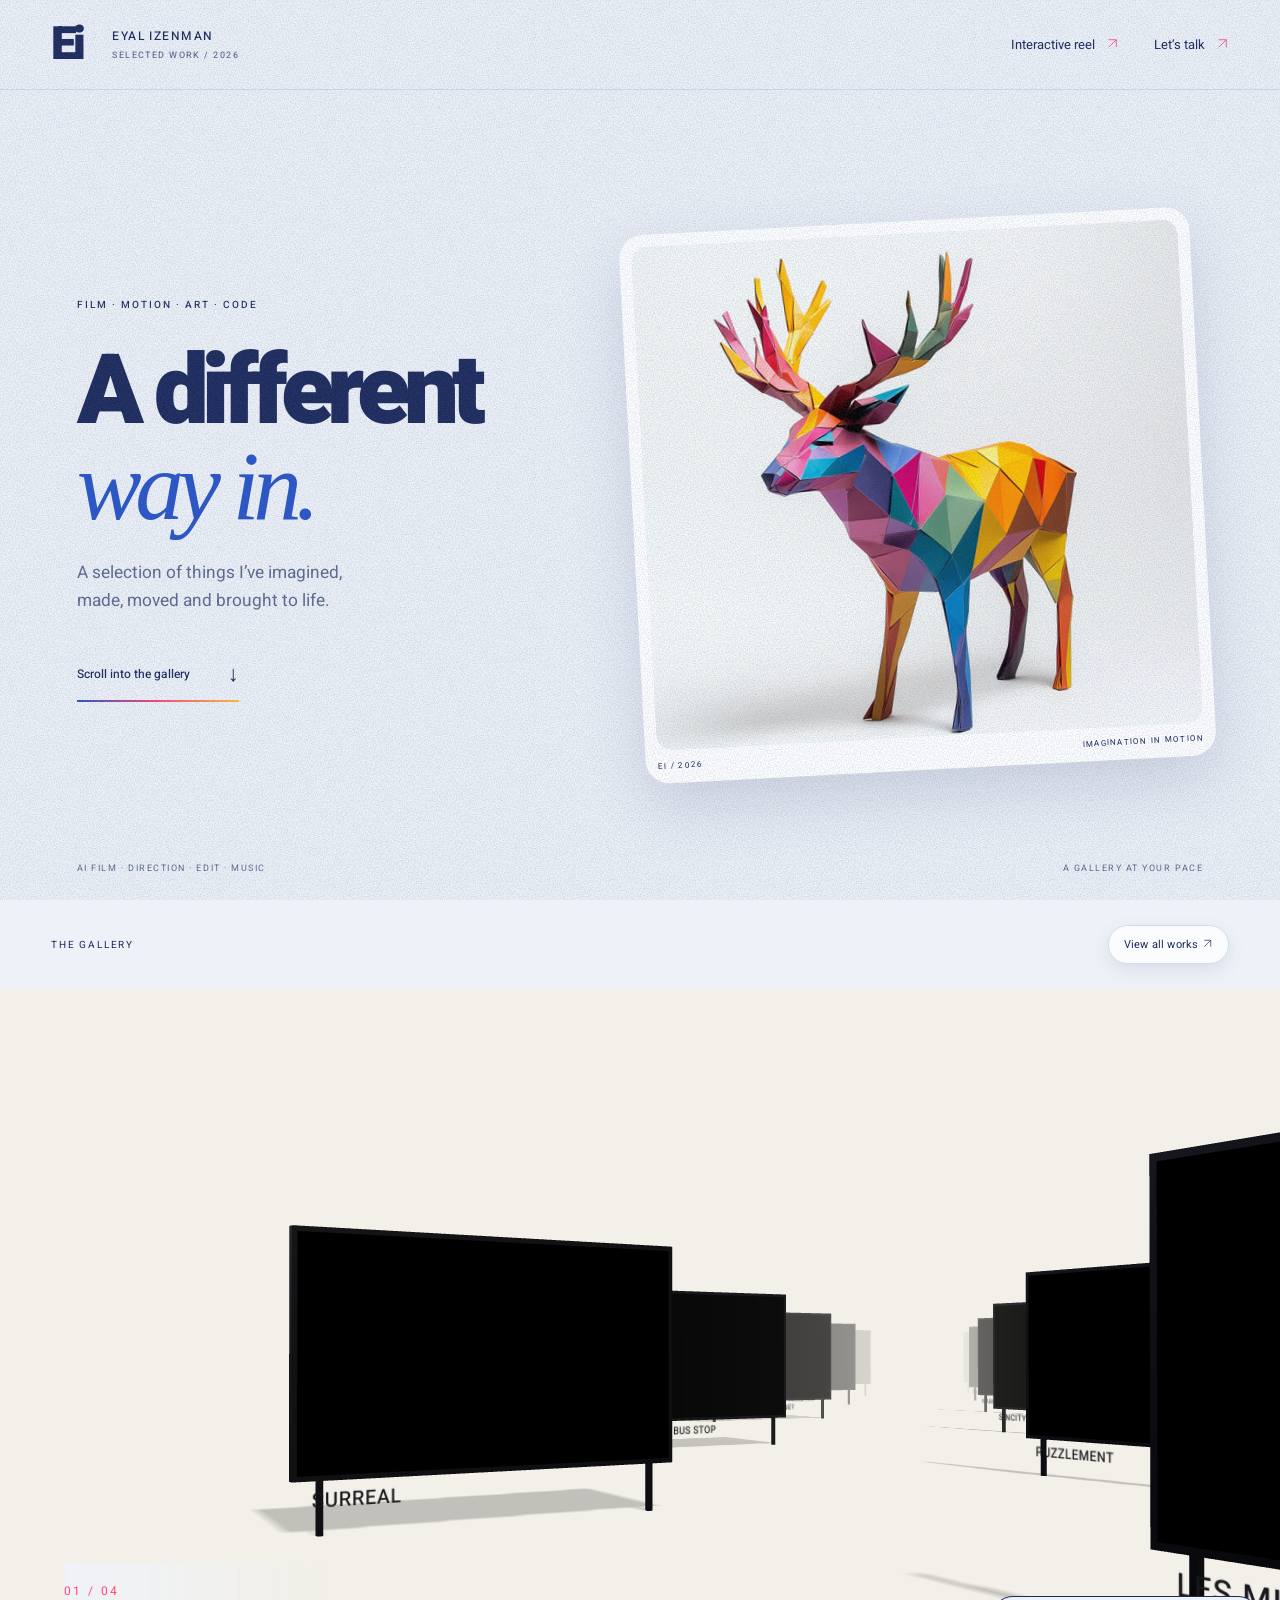
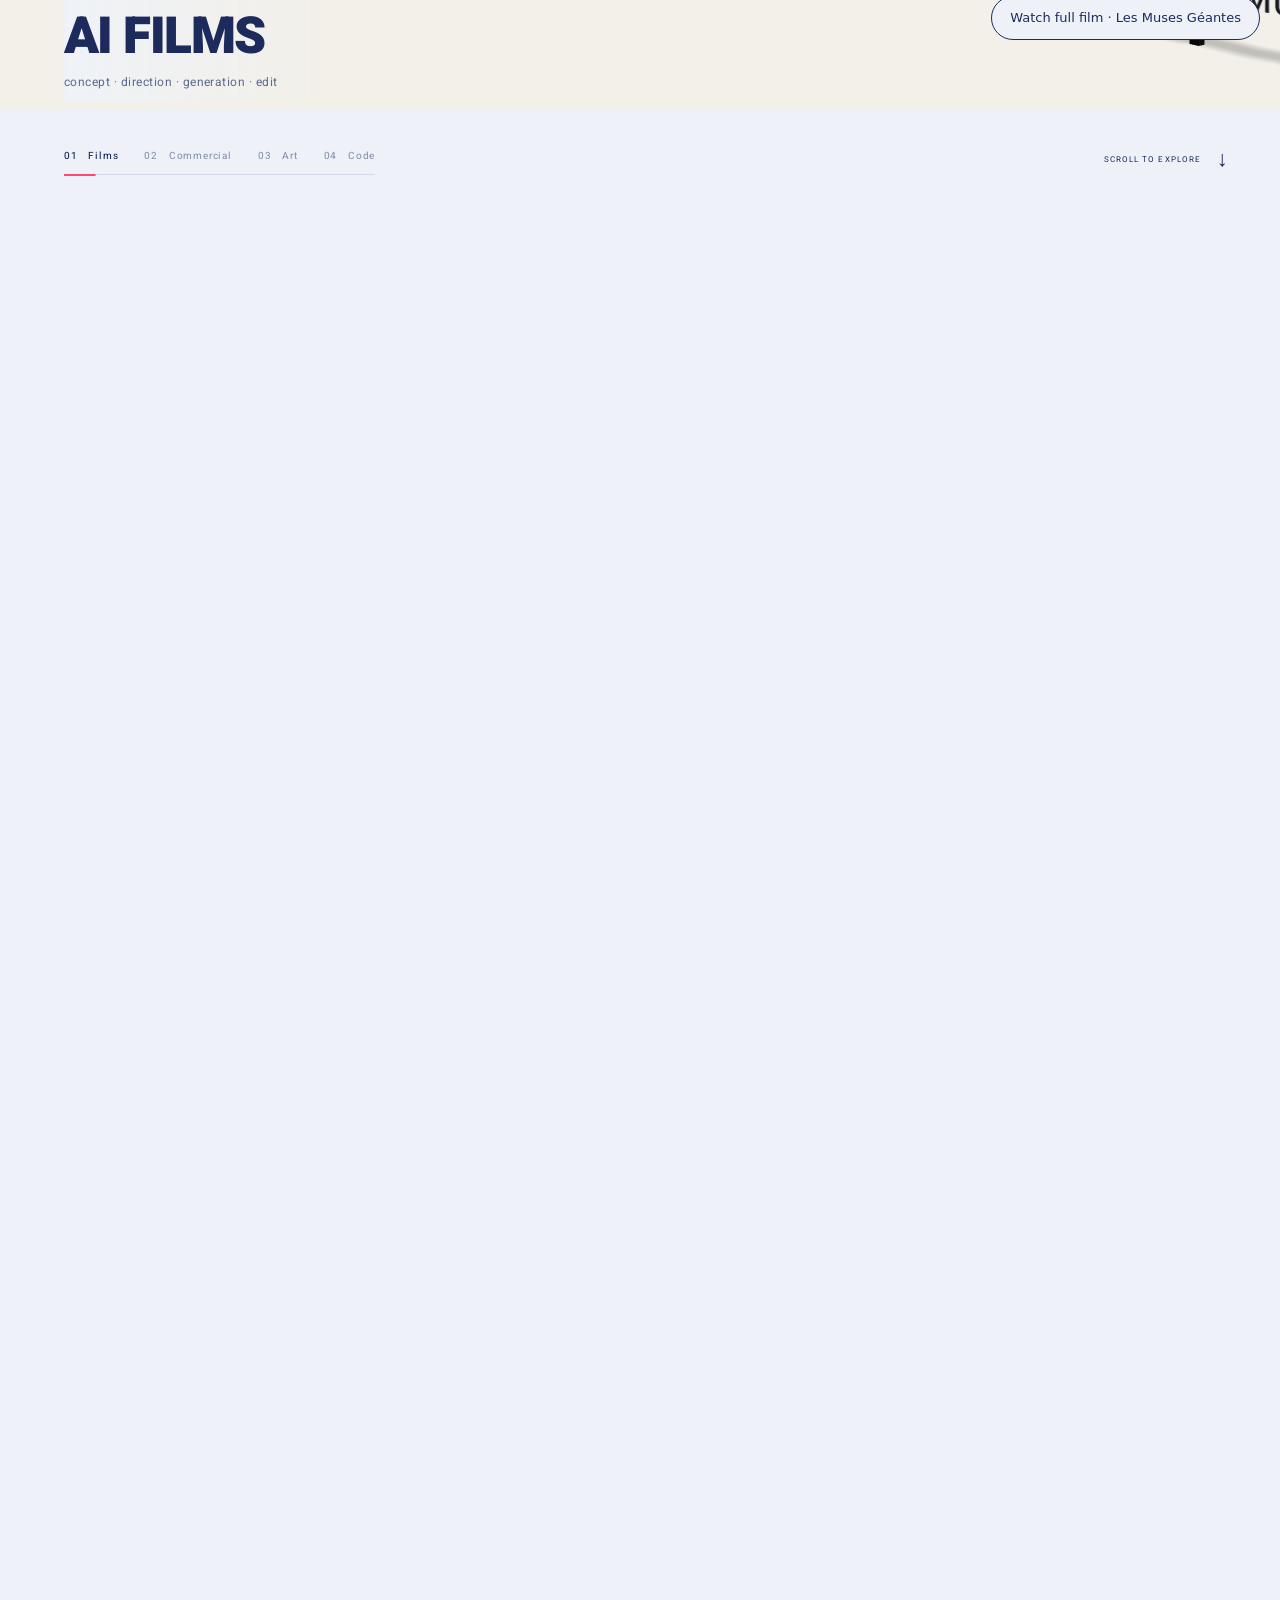
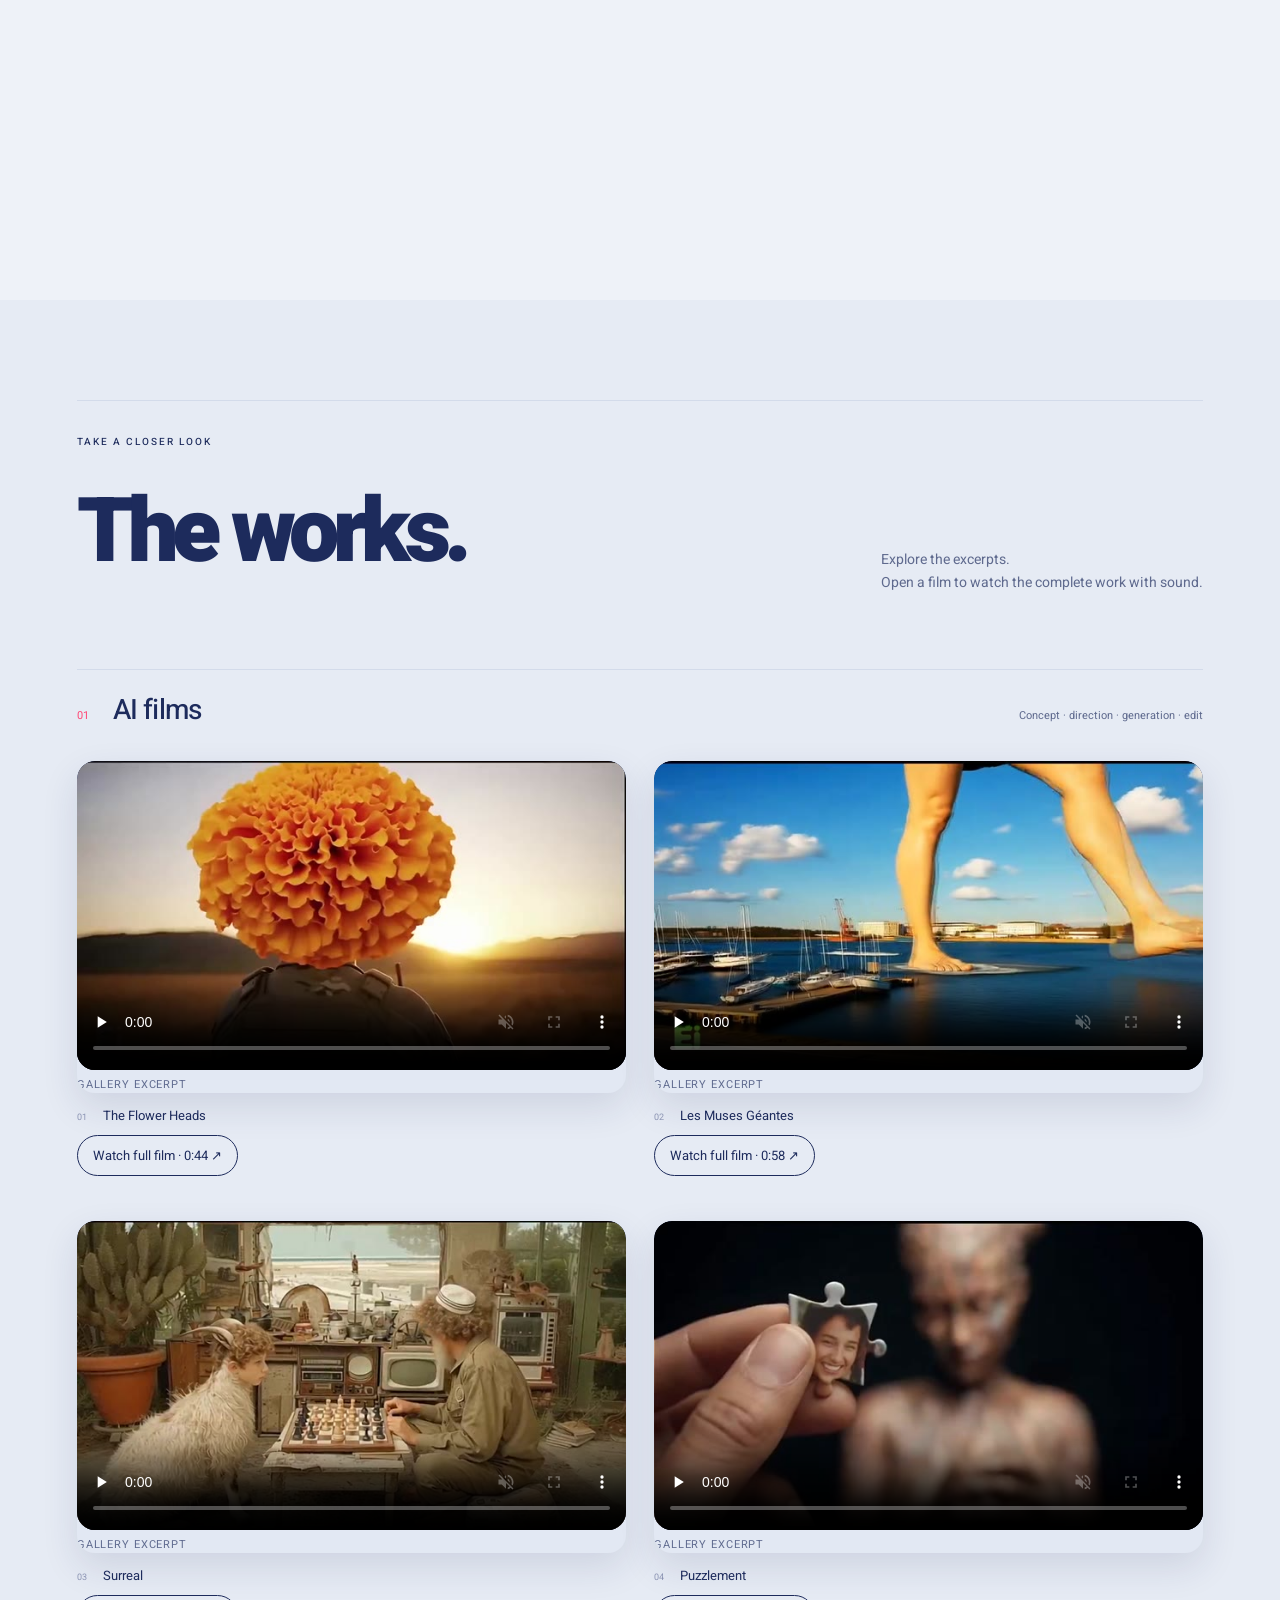
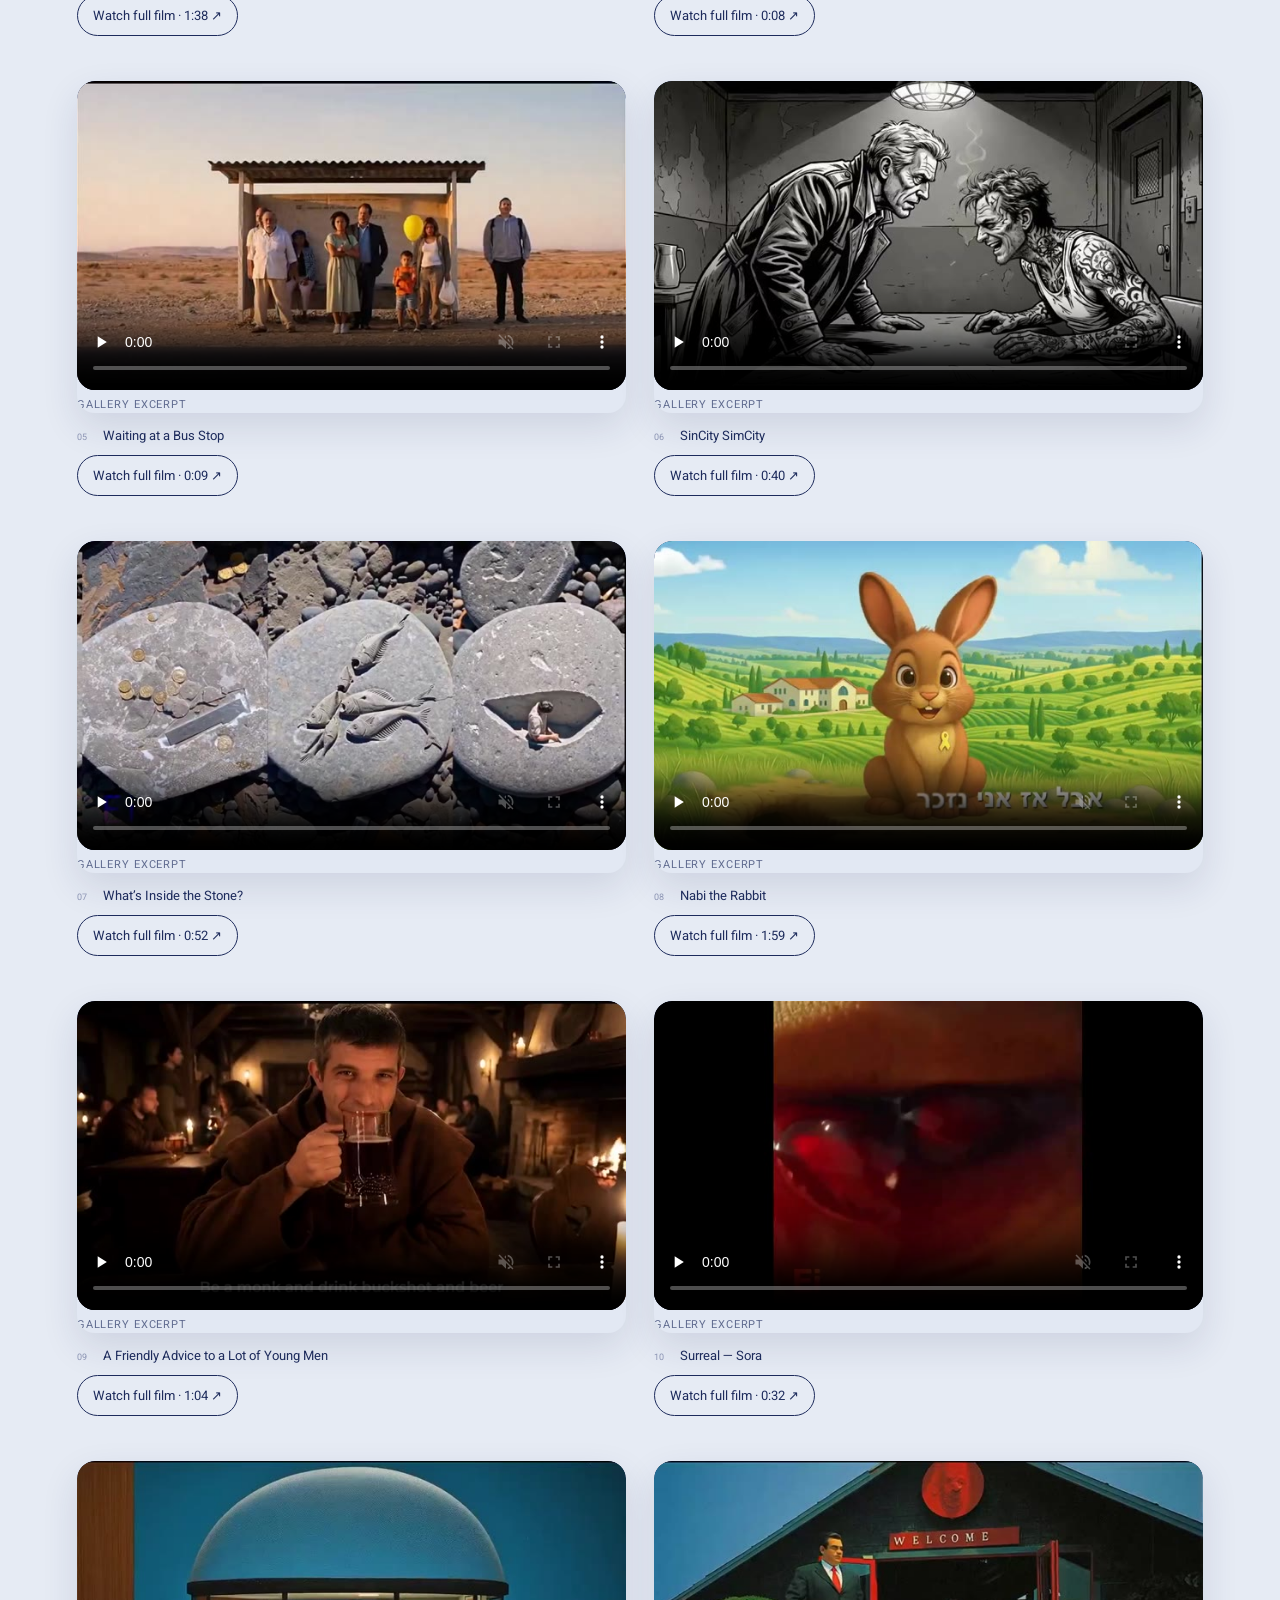
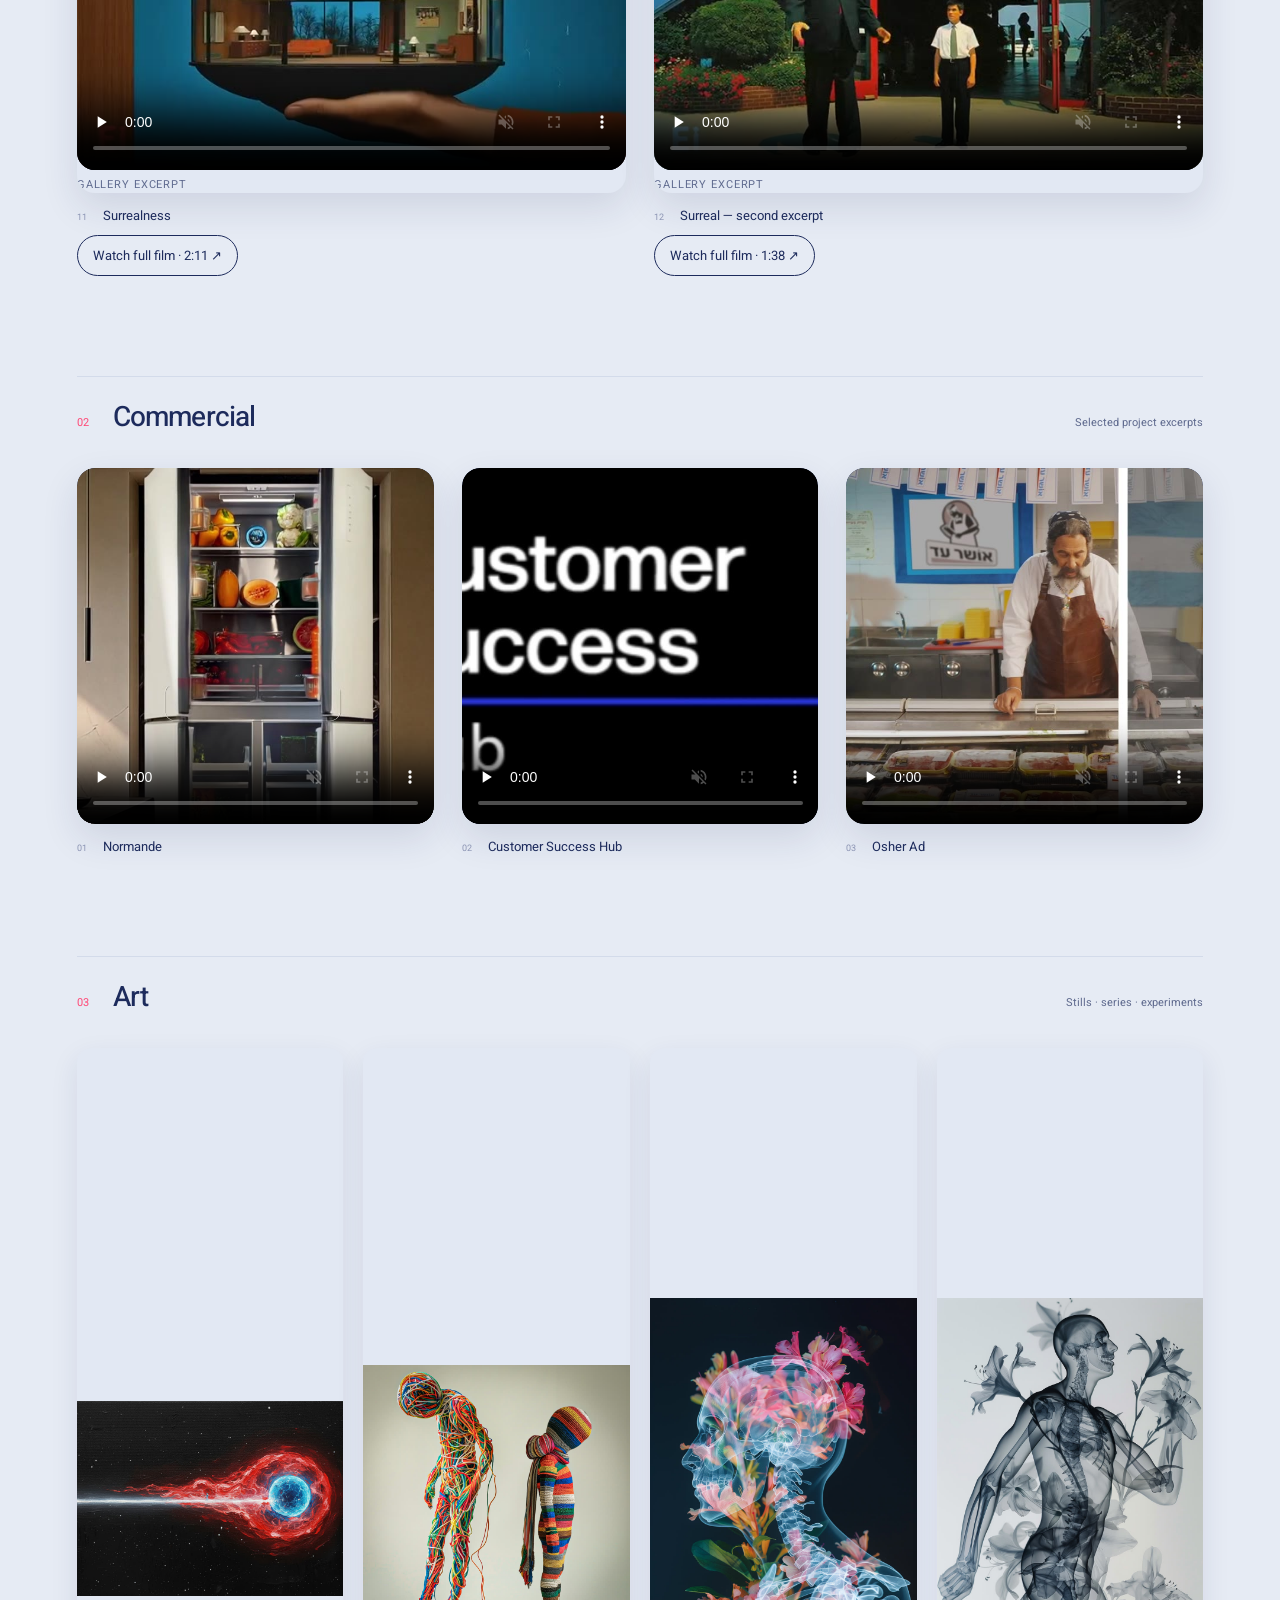
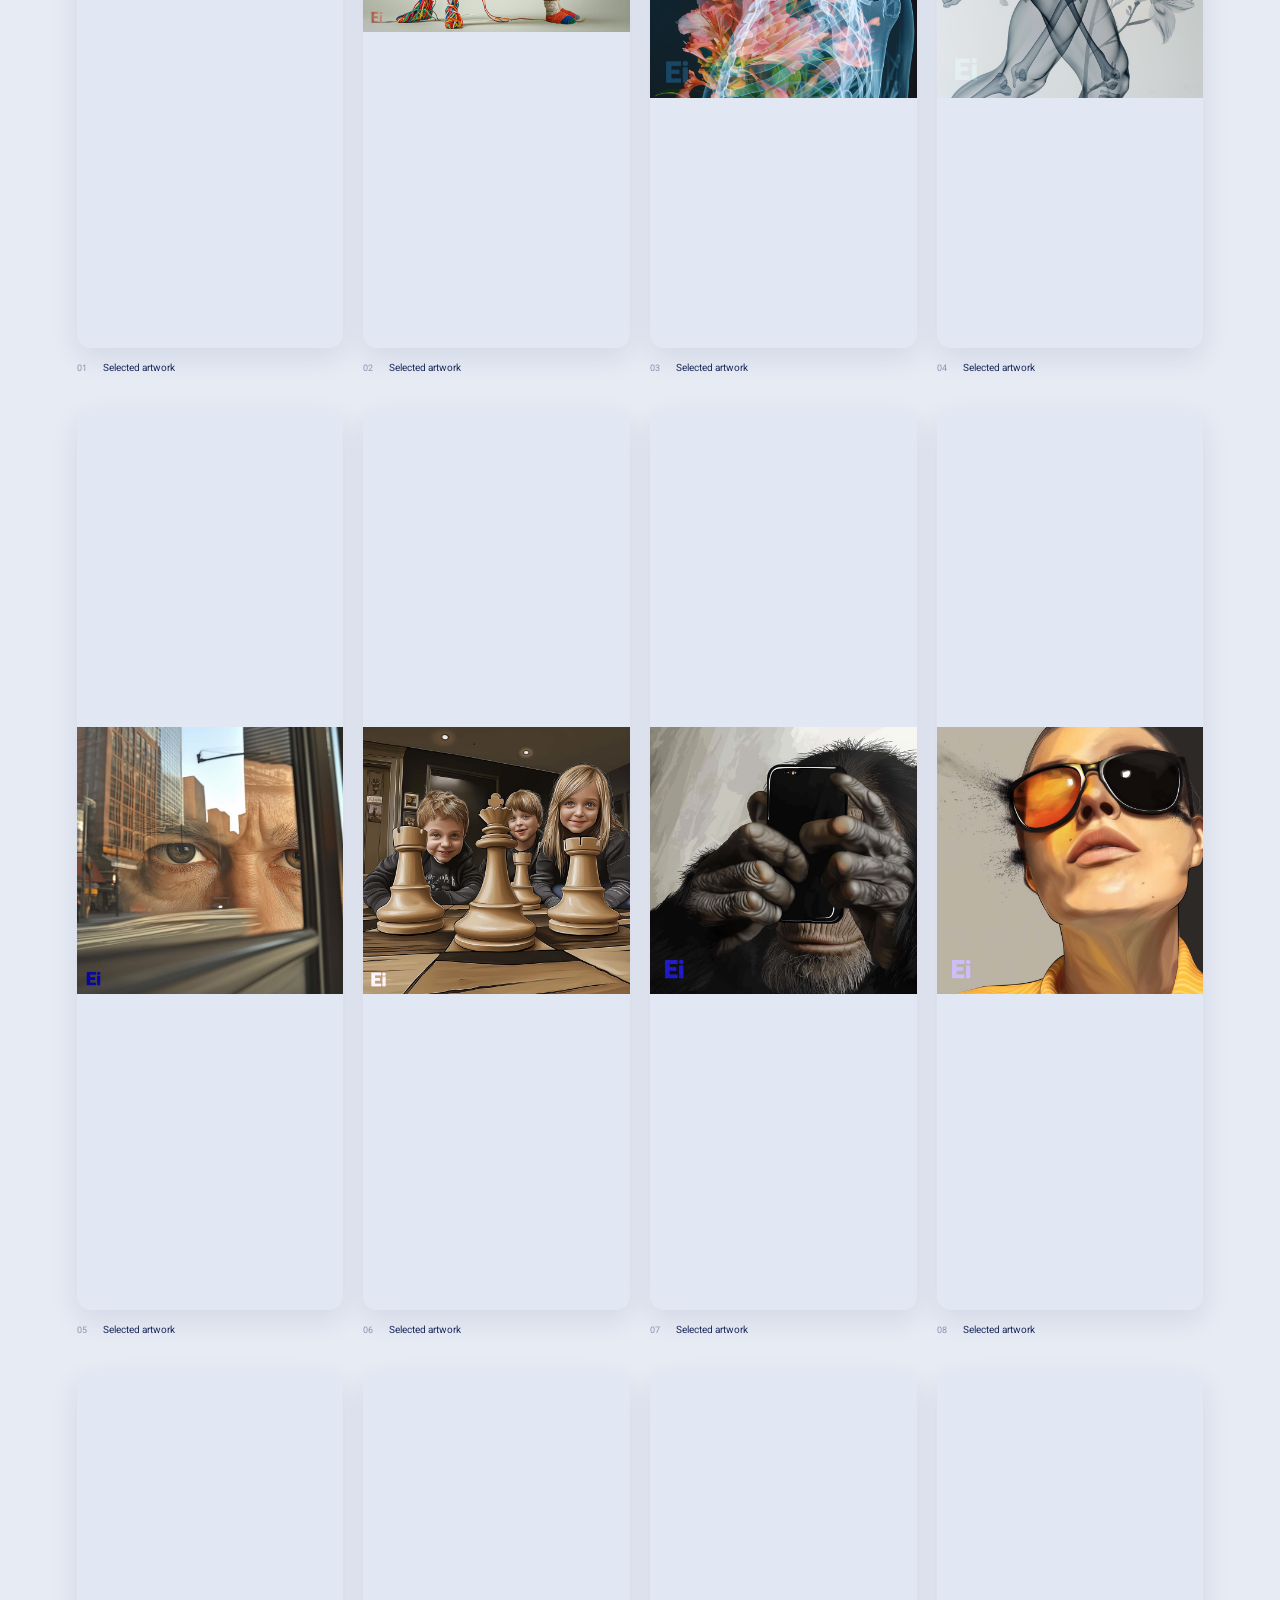
<file: works.html>
<!doctype html>
<html lang="en"><head><meta charset="utf-8"><meta name="viewport" content="width=device-width, initial-scale=1"><meta name="theme-color" content="#eef2f8"><title>Ei — Eyal Izenman / Selected Work 2026</title><meta name="description" content="A scroll through Eyal Izenman’s films, commercial work, art and creative code. Explore at your own pace, or watch the 88-second showreel."><link rel="icon" href="favicon.svg" type="image/svg+xml"><link rel="stylesheet" href="fonts.css"><link rel="stylesheet" href="ei-scroll-gallery.css"><link rel="stylesheet" href="style.css"><link rel="stylesheet" href="full-film-viewer.css"><meta property="og:title" content="Ei — Eyal Izenman / Selected Work 2026"><meta property="og:description" content="Film · motion · art · creative code. A gallery you can wander through."><meta property="og:image" content="art/a16.jpg"></head>
<body>
<a class="skip" href="#work-index">Skip to the works</a>
<header class="masthead"><a class="brand" href="#top" aria-label="Ei — back to the beginning">Ei</a><div class="identity">EYAL IZENMAN <span>SELECTED WORK / 2026</span></div><nav aria-label="Main"><a href="index.html">Interactive reel <span><svg class="arrow-icon" viewBox="0 0 24 24" aria-hidden="true"><path d="M5 19 19 5M5 5h14v14"/></svg></span></a><a href="mailto:EyalIzenman@gmail.com" class="contact-top">Let’s talk <span><svg class="arrow-icon" viewBox="0 0 24 24" aria-hidden="true"><path d="M5 19 19 5M5 5h14v14"/></svg></span></a></nav></header>
<main id="top">
<section class="intro" aria-labelledby="intro-title"><div class="intro-copy"><p class="eyebrow">FILM · MOTION · ART · CODE</p><h1 id="intro-title">A different<br><em>way in.</em></h1><p class="intro-note">A selection of things I’ve imagined,<br>made, moved and brought to life.</p><a class="enter" href="#journey">Scroll into the gallery <span>↓</span></a></div><figure class="hero-art"><img src="art/a16.jpg" alt="A stag sculpted from brightly coloured geometric planes" width="900" height="504"><figcaption><span>EI / 2026</span><span>IMAGINATION IN MOTION</span></figcaption></figure><div class="intro-foot"><span>AI FILM · DIRECTION · EDIT · MUSIC</span><span>A GALLERY AT YOUR PACE</span></div></section>
<section id="journey" class="journey" aria-label="Scroll-controlled gallery"><div class="gallery-sticky"><div id="gallery" aria-label="Interactive gallery"></div><div class="gallery-top"><span>THE GALLERY</span><button id="view-switch" type="button">View all works <svg class="arrow-icon" viewBox="0 0 24 24" aria-hidden="true"><path d="M5 19 19 5M5 5h14v14"/></svg></button></div><div class="chapter-readout"><span id="chapter-num">01 / 04</span><h2 id="chapter-name">AI FILMS</h2><p id="chapter-detail">concept · direction · generation · edit</p></div><nav class="chapter-nav" aria-label="Gallery chapters"><button data-progress="0" aria-current="true">01 <span>Films</span></button><button data-progress="0.3687">02 <span>Commercial</span></button><button data-progress="0.6122">03 <span>Art</span></button><button data-progress="0.8452">04 <span>Code</span></button><div class="progress-track"><span id="progress-bar"></span></div></nav><div class="scroll-hint">SCROLL TO EXPLORE <span>↓</span></div></div></section>
<section id="work-index" class="work-index" aria-labelledby="index-title"><div class="section-heading"><p class="eyebrow">TAKE A CLOSER LOOK</p><h2 id="index-title">The works.</h2><p>Explore the excerpts.<br>Open a film to watch the complete work with sound.</p></div><section id="films" class="collection"><div class="collection-title"><span>01</span><h3>AI films</h3><p>Concept · direction · generation · edit</p></div><div class="film-grid"><figure class="work"><div class="media"><video controls muted playsinline preload="none" poster="posters/f00.jpg" aria-label="The Flower Heads"><source src="v/f00.mp4" type="video/mp4"></video></div><figcaption><span>01</span>The Flower Heads</figcaption></figure><figure class="work"><div class="media"><video controls muted playsinline preload="none" poster="posters/f01.jpg" aria-label="Les Muses Géantes"><source src="v/f01.mp4" type="video/mp4"></video></div><figcaption><span>02</span>Les Muses Géantes</figcaption></figure><figure class="work"><div class="media"><video controls muted playsinline preload="none" poster="posters/f02.jpg" aria-label="Surreal"><source src="v/f02.mp4" type="video/mp4"></video></div><figcaption><span>03</span>Surreal</figcaption></figure><figure class="work"><div class="media"><video controls muted playsinline preload="none" poster="posters/f03.jpg" aria-label="Puzzlement"><source src="v/f03.mp4" type="video/mp4"></video></div><figcaption><span>04</span>Puzzlement</figcaption></figure><figure class="work"><div class="media"><video controls muted playsinline preload="none" poster="posters/f04.jpg" aria-label="Waiting at a Bus Stop"><source src="v/f04.mp4" type="video/mp4"></video></div><figcaption><span>05</span>Waiting at a Bus Stop</figcaption></figure><figure class="work"><div class="media"><video controls muted playsinline preload="none" poster="posters/f05.jpg" aria-label="SinCity SimCity"><source src="v/f05.mp4" type="video/mp4"></video></div><figcaption><span>06</span>SinCity SimCity</figcaption></figure><figure class="work"><div class="media"><video controls muted playsinline preload="none" poster="posters/f06.jpg" aria-label="What’s Inside the Stone?"><source src="v/f06.mp4" type="video/mp4"></video></div><figcaption><span>07</span>What’s Inside the Stone?</figcaption></figure><figure class="work"><div class="media"><video controls muted playsinline preload="none" poster="posters/f07.jpg" aria-label="Nabi the Rabbit"><source src="v/f07.mp4" type="video/mp4"></video></div><figcaption><span>08</span>Nabi the Rabbit</figcaption></figure><figure class="work"><div class="media"><video controls muted playsinline preload="none" poster="posters/f08.jpg" aria-label="A Friendly Advice to a Lot of Young Men"><source src="v/f08.mp4" type="video/mp4"></video></div><figcaption><span>09</span>A Friendly Advice to a Lot of Young Men</figcaption></figure><figure class="work"><div class="media"><video controls muted playsinline preload="none" poster="posters/f09.jpg" aria-label="Surreal — Sora"><source src="v/f09.mp4" type="video/mp4"></video></div><figcaption><span>10</span>Surreal — Sora</figcaption></figure><figure class="work"><div class="media"><video controls muted playsinline preload="none" poster="posters/f10.jpg" aria-label="Surrealness"><source src="v/f10.mp4" type="video/mp4"></video></div><figcaption><span>11</span>Surrealness</figcaption></figure><figure class="work"><div class="media"><video controls muted playsinline preload="none" poster="posters/f11.jpg" aria-label="Surreal — second excerpt"><source src="v/f11.mp4" type="video/mp4"></video></div><figcaption><span>12</span>Surreal — second excerpt</figcaption></figure></div></section><section id="commercial" class="collection"><div class="collection-title"><span>02</span><h3>Commercial</h3><p>Selected project excerpts</p></div><div class="commercial-grid"><figure class="work"><div class="media"><video controls muted playsinline preload="none" poster="posters/commercial-2025-01.jpg" aria-label="Normande"><source src="v/commercial-2025-01.mp4" type="video/mp4"></video></div><figcaption><span>01</span>Normande</figcaption></figure><figure class="work"><div class="media"><video controls muted playsinline preload="none" poster="posters/commercial-2025-02.jpg" aria-label="Customer Success Hub"><source src="v/commercial-2025-02.mp4" type="video/mp4"></video></div><figcaption><span>02</span>Customer Success Hub</figcaption></figure><figure class="work"><div class="media"><video controls muted playsinline preload="none" poster="posters/commercial-2025-03.jpg" aria-label="Osher Ad"><source src="v/commercial-2025-03.mp4" type="video/mp4"></video></div><figcaption><span>03</span>Osher Ad</figcaption></figure></div></section><section id="art" class="collection"><div class="collection-title"><span>03</span><h3>Art</h3><p>Stills · series · experiments</p></div><div class="art-grid"><figure class="work artwork"><img src="art/a00.jpg" alt="A luminous red and blue cosmic burst" loading="lazy" width="900" height="900"><figcaption><span>01</span>Selected artwork</figcaption></figure><figure class="work artwork"><img src="art/a01.jpg" alt="Two figures made of loose yarn and knitted fabric" loading="lazy" width="900" height="900"><figcaption><span>02</span>Selected artwork</figcaption></figure><figure class="work artwork"><img src="art/a02.jpg" alt="Flowers inside a luminous X-ray portrait" loading="lazy" width="900" height="900"><figcaption><span>03</span>Selected artwork</figcaption></figure><figure class="work artwork"><img src="art/a03.jpg" alt="A translucent figure with lilies" loading="lazy" width="900" height="900"><figcaption><span>04</span>Selected artwork</figcaption></figure><figure class="work artwork"><img src="art/a04.jpg" alt="A face reflected in a city window" loading="lazy" width="900" height="900"><figcaption><span>05</span>Selected artwork</figcaption></figure><figure class="work artwork"><img src="art/a05.jpg" alt="Children around a giant chessboard" loading="lazy" width="900" height="900"><figcaption><span>06</span>Selected artwork</figcaption></figure><figure class="work artwork"><img src="art/a06.jpg" alt="A chimpanzee holding a phone" loading="lazy" width="900" height="900"><figcaption><span>07</span>Selected artwork</figcaption></figure><figure class="work artwork"><img src="art/a07.jpg" alt="A portrait in sunglasses" loading="lazy" width="900" height="900"><figcaption><span>08</span>Selected artwork</figcaption></figure><figure class="work artwork"><img src="art/a08.jpg" alt="A man looking through curtains" loading="lazy" width="900" height="900"><figcaption><span>09</span>Selected artwork</figcaption></figure><figure class="work artwork"><img src="art/a09.jpg" alt="An abstract coffee swirl" loading="lazy" width="900" height="900"><figcaption><span>10</span>Selected artwork</figcaption></figure><figure class="work artwork"><img src="art/a10.jpg" alt="A child holding lemons" loading="lazy" width="900" height="900"><figcaption><span>11</span>Selected artwork</figcaption></figure><figure class="work artwork"><img src="art/a11.jpg" alt="An upward view between city buildings" loading="lazy" width="900" height="900"><figcaption><span>12</span>Selected artwork</figcaption></figure><figure class="work artwork"><img src="art/a12.jpg" alt="A gorilla floating in a golf cart" loading="lazy" width="900" height="900"><figcaption><span>13</span>Selected artwork</figcaption></figure><figure class="work artwork"><img src="art/a14.jpg" alt="A leaning seaside building" loading="lazy" width="900" height="900"><figcaption><span>14</span>Selected artwork</figcaption></figure><figure class="work artwork"><img src="art/a15.jpg" alt="An astronaut with cookies" loading="lazy" width="900" height="900"><figcaption><span>15</span>Selected artwork</figcaption></figure><figure class="work artwork"><img src="art/a16.jpg" alt="A colourful geometric stag" loading="lazy" width="900" height="900"><figcaption><span>16</span>Selected artwork</figcaption></figure></div></section><section id="code" class="collection code-section"><div class="collection-title"><span>04</span><h3>Code & tools</h3><p>Ideas you can step inside</p></div><div class="code-content"><a href="https://gallery3-d.vercel.app/" target="_blank" rel="noopener" aria-label="Enter Aether Gallery"><img src="art/aether.jpg" alt="Aether Gallery, a globe-shaped arrangement of imaginative artworks" loading="lazy" width="1000" height="1000"></a><div><p class="eyebrow">AETHER GALLERY</p><h4>Making room<br>for curiosity.</h4><p>From an image to a moving world.<br>Aether Gallery · The 3D Book · Simpler · this reel.</p><a class="text-link" href="https://gallery3-d.vercel.app/" target="_blank" rel="noopener">Enter Aether Gallery <svg class="arrow-icon" viewBox="0 0 24 24" aria-hidden="true"><path d="M5 19 19 5M5 5h14v14"/></svg></a></div></div></section></section>
<section class="outro"><p class="eyebrow">THE NEXT THING STARTS WITH A CONVERSATION</p><h2>Have something<br><em>in mind?</em></h2><a class="email" href="mailto:EyalIzenman@gmail.com">EyalIzenman@gmail.com <span><svg class="arrow-icon" viewBox="0 0 24 24" aria-hidden="true"><path d="M5 19 19 5M5 5h14v14"/></svg></span></a><div class="outro-links"><a href="index.html">Explore the interactive reel <svg class="arrow-icon" viewBox="0 0 24 24" aria-hidden="true"><path d="M5 19 19 5M5 5h14v14"/></svg></a><a href="#top">Back to the beginning ↑</a></div></section>
</main><footer><span>Ei — EYAL IZENMAN</span><span>SELECTED WORK / 2026</span></footer>
<script src="three.min.js"></script><script type="module" src="site.js"></script></body></html>
</file>
<file: fonts.css>
@font-face{font-family:'Heebo';font-weight:400;font-style:normal;font-display:swap;src:url('fonts/heebo-400.ttf') format('truetype')}
@font-face{font-family:'Heebo';font-weight:500;font-style:normal;font-display:swap;src:url('fonts/heebo-500.ttf') format('truetype')}
@font-face{font-family:'Heebo';font-weight:900;font-style:normal;font-display:swap;src:url('fonts/heebo-900.ttf') format('truetype')}
@font-face{font-family:'JetBrains Mono';font-weight:500;font-style:normal;font-display:swap;src:url('fonts/jetbrains-500.ttf') format('truetype')}
</file>
<file: ei-scroll-gallery.css>
.ei-scroll-gallery{position:relative;width:100%;height:100%;min-height:180px;display:flex;align-items:center;justify-content:center;background:#eef2f8;color:#1d2b5c}
.ei-scroll-gallery [hidden]{display:none!important}
.ei-gallery-viewport{position:relative;flex:none;width:100%;aspect-ratio:16/9;overflow:hidden}
.ei-gallery-viewport canvas{display:block;width:100%;height:100%}
.ei-gallery-status{position:absolute;inset:0;display:grid;place-items:center;margin:0;background:#eef2f8;font:500 14px system-ui,sans-serif;letter-spacing:.08em}
.ei-gallery-enable{position:absolute;right:20px;bottom:20px;max-width:calc(100% - 40px);border:1px solid #1d2b5c;border-radius:999px;background:#eef2f8;color:#1d2b5c;padding:10px 18px;font:500 13px system-ui,sans-serif;cursor:pointer}
.ei-gallery-enable:focus-visible{outline:3px solid #e23d1e;outline-offset:4px}
.ei-gallery-fallback{box-sizing:border-box;position:absolute;inset:0;overflow:auto;padding:clamp(20px,4vw,56px);background:#eef2f8;font:16px/1.6 system-ui,sans-serif}
.ei-gallery-work-list{display:grid;grid-template-columns:repeat(auto-fit,minmax(190px,1fr));gap:8px 24px;margin-bottom:32px}
.ei-gallery-work{display:block;color:inherit;text-decoration:none}
.ei-gallery-work span{display:block;padding:6px 0}
.ei-gallery-work:hover span{text-decoration:underline}
.ei-gallery-art-grid{display:grid;grid-template-columns:repeat(auto-fit,minmax(150px,1fr));gap:24px}
.ei-gallery-art-grid img{display:block;max-width:100%;width:100%;aspect-ratio:1;object-fit:contain;background:#e9e6df}

/* Native buttons supplement screen picking; canvas never intercepts native scrolling. */
.ei-gallery-viewport canvas{touch-action:pan-y pinch-zoom}
.ei-gallery-watch{position:absolute;right:20px;bottom:70px;max-width:min(440px,calc(100% - 40px));min-height:44px;padding:10px 18px;border:1px solid #1d2b5c;border-radius:999px;background:#eef2f8;color:#1d2b5c;font:500 13px/1.4 system-ui,sans-serif;text-align:left;cursor:pointer}
.ei-gallery-watch:focus-visible,.ei-gallery-work-button:focus-visible{outline:3px solid #e23d1e;outline-offset:4px}
.ei-gallery-watch:disabled{cursor:default;opacity:.6}
.ei-gallery-work-button{font:inherit;text-align:left;padding:8px 0;background:none;border:0;cursor:pointer}
@media(max-width:600px){.ei-gallery-watch{right:12px;bottom:64px;max-width:calc(100% - 24px);font-size:12px;padding:8px 12px}}
</file>
<file: style.css>
*{box-sizing:border-box}html{scroll-behavior:smooth;scroll-padding-top:100px}body{margin:0;color:#1d2b5c;background:#eef2f8;font-family:Heebo,Arial,sans-serif}a{color:inherit;text-decoration:none}button{font:inherit;color:inherit;cursor:pointer}button:focus-visible,a:focus-visible{outline:2px solid #ff4775;outline-offset:6px}button{border:0}img{display:block;max-width:100%;object-fit:cover}.skip{position:fixed;z-index:200;top:-100px;background:#1d2b5c;color:white;padding:14px}.skip:focus{top:8px}.masthead{height:90px;padding:0 4vw;display:flex;align-items:center;gap:30px;position:absolute;z-index:10;width:100%;border-bottom:1px solid #d3dbea}.brand{font-size:46px;font-weight:900;letter-spacing:-4px;line-height:1}.brand span{font:10px Arial;vertical-align:top;letter-spacing:0;margin-left:4px}.identity{font-size:12px;letter-spacing:.12em;font-weight:500}.identity span{display:block;font-size:9px;color:#5f6a8e;letter-spacing:.16em;margin-top:4px}.masthead nav{display:flex;gap:35px;font-size:13px;margin-left:auto}.masthead nav span{color:#ff4775;margin-left:8px}.intro{min-height:100svh;padding:160px 6vw 70px;position:relative;display:grid;grid-template-columns:.95fr 1.05fr;align-items:center;gap:3vw}.eyebrow{font-size:10px;font-weight:500;letter-spacing:.2em}.intro h1{font-size:clamp(64px,7.6vw,140px);letter-spacing:-.07em;line-height:.95;font-weight:900;margin:35px 0 24px}.intro h1 em,.outro h2 em{font-family:Georgia,serif;font-weight:400;letter-spacing:-.065em}.intro-note{font-size:clamp(14px,1.35vw,20px);line-height:1.6;color:#5f6a8e}.enter{display:inline-flex;align-items:center;gap:38px;margin-top:26px;font-size:12px;font-weight:500;border-bottom:1px solid #1d2b5c;padding-bottom:10px}.enter span{font-size:22px}.hero-art{margin:0;transform:rotate(-3deg);padding:12px;background:#e2e8f3;box-shadow:0 20px 55px #1d2b5c22}.hero-art img{width:100%;aspect-ratio:1.3;object-fit:cover;object-position:center}.hero-art figcaption{display:flex;justify-content:space-between;font-size:8px;letter-spacing:.16em;margin-top:10px}.intro-foot{position:absolute;bottom:25px;left:6vw;right:6vw;display:flex;justify-content:space-between;font-size:9px;letter-spacing:.17em;color:#5f6a8e}.journey{height:1000vh;position:relative}.gallery-sticky{height:100svh;position:sticky;top:0;overflow:hidden;background:#eef2f8}#gallery{position:absolute;inset:0}.gallery-top{position:absolute;left:4vw;right:4vw;top:25px;display:flex;justify-content:space-between;align-items:center;font-size:10px;letter-spacing:.18em;pointer-events:none}.gallery-top button{pointer-events:auto;background:#ffffffb8;font-size:11px;letter-spacing:.02em;padding:10px 15px;border:1px solid #d3dbea;border-radius:30px}.chapter-readout{position:absolute;left:5vw;bottom:11vh;pointer-events:none;background:linear-gradient(90deg,#eef2f8e8,#eef2f800);padding:15px 50px 10px 0;max-width:85%}.chapter-readout>span{font-size:12px;color:#ff4775;letter-spacing:.2em}.chapter-readout h2{font-size:clamp(30px,4vw,64px);line-height:1;margin:10px 0;letter-spacing:-.03em}.chapter-readout p{font-size:12px;letter-spacing:.04em;margin:0;color:#5f6a8e}.chapter-nav{position:absolute;bottom:25px;left:5vw;display:flex;gap:26px;max-width:80%;padding-bottom:12px}.chapter-nav button{padding:0;background:transparent;font-size:10px;font-weight:500;opacity:.45;letter-spacing:.08em}.chapter-nav button[aria-current=true]{opacity:1}.chapter-nav button span{margin-left:8px}.progress-track{position:absolute;height:1px;left:0;right:0;background:#d3dbea;bottom:0}.progress-track span{display:block;height:2px;background:#ff4775;transform:scaleX(0);transform-origin:left}.scroll-hint{position:absolute;right:4vw;bottom:25px;display:flex;gap:16px;align-items:center;font-size:8px;letter-spacing:.13em}.scroll-hint span{font-size:22px}.work-index{padding:100px 6vw;background:#e6ebf4}.section-heading{display:grid;grid-template-columns:1fr 1fr;gap:0 40px;align-items:end;border-top:1px solid #d3dbea;padding-top:24px}.section-heading .eyebrow{grid-column:1/-1}.section-heading h2{font-size:clamp(48px,7vw,110px);letter-spacing:-.07em;margin:8px 0 40px}.section-heading>p:last-child{justify-self:end;color:#5f6a8e;font-size:14px;line-height:1.6;margin:0 0 45px}.collection{padding:30px 0 70px;scroll-margin-top:20px}.collection-title{border-top:1px solid #d3dbea;display:flex;align-items:baseline;gap:24px;margin-bottom:30px;padding-top:20px}.collection-title>span{font-size:11px;color:#ff4775}.collection-title h3{font-size:28px;letter-spacing:-.03em;margin:0;font-weight:500}.collection-title p{margin:0 0 0 auto;font-size:11px;color:#5f6a8e}.film-grid{display:grid;grid-template-columns:1fr 1fr;gap:45px 28px}.commercial-grid{display:grid;grid-template-columns:repeat(3,1fr);gap:28px}.work{margin:0}.work .media{background:#e2e8f3;overflow:hidden}.work video{display:block;width:100%;aspect-ratio:16/9;object-fit:contain;background:#1d2b5c}.commercial-grid video{aspect-ratio:1}.work figcaption{display:flex;gap:16px;align-items:baseline;font-size:13px;margin-top:13px}.work figcaption span{color:#8b94b3;font-size:9px}.art-grid{display:grid;grid-template-columns:repeat(4,1fr);gap:35px 20px}.artwork img{width:100%;aspect-ratio:1;object-fit:contain;background:#e2e8f3}.artwork figcaption{font-size:10px}.code-content{display:grid;grid-template-columns:1fr 1fr;gap:8vw;align-items:center}.code-content img{width:100%;box-shadow:0 15px 35px #0000000a}.code-content h4{font-size:clamp(28px,3.7vw,55px);line-height:1.1;letter-spacing:-.04em;margin:20px 0}.code-content>div>p:not(.eyebrow){color:#5f6a8e;font-size:14px;line-height:1.7}.text-link{display:inline-block;border-bottom:1px solid #1d2b5c;padding-bottom:7px;margin-top:18px;font-size:12px}.outro{padding:110px 6vw 70px}.outro h2{font-size:clamp(60px,9vw,150px);line-height:.98;letter-spacing:-.075em;margin:35px 0}.email{display:inline-flex;gap:35px;font-size:clamp(16px,2.3vw,32px);border-bottom:1px solid #1d2b5c;padding-bottom:14px;margin:0 0 60px}.email span{color:#ff4775}.outro-links{display:flex;justify-content:space-between;font-size:12px}footer{border-top:1px solid #d3dbea;padding:22px 6vw;display:flex;justify-content:space-between;font-size:9px;letter-spacing:.15em}.gallery-fallback .journey{display:none}.gallery-fallback .enter{display:none}.gallery-fallback .intro-foot span:last-child::after{content:" · SCROLL TO EXPLORE"}.gallery-fallback .work-index{padding-top:65px} @media(max-width:700px){.masthead{height:76px;padding:0 6vw;gap:16px}.brand{font-size:38px}.identity{font-size:10px}.identity span{font-size:7px}.masthead nav{font-size:11px;gap:12px}.contact-top{display:none}.intro{padding:120px 7vw 90px;display:flex;flex-direction:column;align-items:stretch;gap:35px;min-height:auto}.intro h1{font-size:21vw;margin:25px 0}.intro-note{font-size:15px}.hero-art{margin:5px 3vw 20px}.hero-art img{aspect-ratio:1.4}.intro-foot{font-size:7px;left:7vw;right:7vw;bottom:22px;gap:20px}.intro-foot span{max-width:45%;line-height:1.7}.chapter-readout{bottom:125px;left:7vw;max-width:90%;padding-right:5px}.chapter-readout p{font-size:10px}.chapter-readout h2{font-size:36px}.chapter-nav{bottom:35px;left:7vw;right:7vw;gap:0;justify-content:space-between;max-width:100%}.chapter-nav button{font-size:8px}.chapter-nav button span{display:block;margin:5px 0}.scroll-hint{display:none}.gallery-top{left:7vw;right:7vw}.work-index{padding:65px 7vw}.section-heading{display:block}.section-heading h2{font-size:64px;margin-bottom:15px}.section-heading>p:last-child{font-size:13px;margin-bottom:40px}.collection-title{gap:15px;align-items:center;flex-wrap:wrap}.collection-title h3{font-size:24px}.collection-title p{width:100%;margin-left:30px;font-size:10px}.film-grid,.commercial-grid{grid-template-columns:1fr;gap:32px}.art-grid{grid-template-columns:1fr 1fr;gap:30px 14px}.code-content{grid-template-columns:1fr;gap:30px}.code-content h4{font-size:40px}.outro{padding:70px 7vw 50px}.outro .eyebrow{font-size:8px}.outro h2{font-size:18vw}.email{font-size:17px;gap:18px}.outro-links{font-size:10px;gap:20px}footer{font-size:7px;gap:20px}.journey{height:800vh}}@media(prefers-reduced-motion:reduce){html{scroll-behavior:auto}*{transition:none!important;animation:none!important}}
.arrow-icon{width:1em;height:1em;display:inline-block;vertical-align:-.1em;fill:none;stroke:currentColor;stroke-width:1.5}.gallery-fallback .intro-foot span:last-child::after{content:none}

/* soft clay finish: rounded media, pillowy shadows, a fine grain over the page */
.work .media{border-radius:18px;box-shadow:0 14px 36px #1d2b5c1f}.work video{border-radius:18px}.artwork img{border-radius:14px;box-shadow:0 10px 28px #1d2b5c18}.hero-art{border-radius:24px;background:#fff;box-shadow:0 24px 60px #1d2b5c26,inset 0 1px 0 #fff}.hero-art img{border-radius:16px}.code-content img{border-radius:16px}.gallery-top button{background:#ffffffb8;backdrop-filter:blur(10px);box-shadow:0 6px 18px #1d2b5c1a}.intro h1 em,.outro h2 em{color:#2a55c7}.enter,.text-link,.email{border-bottom-width:2px;border-image:linear-gradient(90deg,#2a55c7,#ff4775,#ffc23a) 1}body::after{content:"";position:fixed;inset:0;pointer-events:none;z-index:300;opacity:.35;background-image:url("data:image/svg+xml;utf8,<svg xmlns='http://www.w3.org/2000/svg' width='220' height='220'><filter id='n'><feTurbulence type='fractalNoise' baseFrequency='.85' numOctaves='2' stitchTiles='stitch'/><feColorMatrix values='0 0 0 0 .11  0 0 0 0 .17  0 0 0 0 .36  1.3 0 0 0 -.45'/></filter><rect width='220' height='220' filter='url(%23n)'/></svg>");background-size:220px 220px}
</file>
<file: full-film-viewer.css>
.ei-film-dialog{color:#1d2b5c;background:#eef2f8;border:0;padding:0;width:min(94vw,1120px);max-height:94dvh;border-radius:24px;box-shadow:0 24px 100px #1d2b5c66;font-family:inherit}
.ei-film-dialog::backdrop{background:rgb(15 18 24 / .78);backdrop-filter:blur(6px)}
.ei-film-shell{padding:clamp(16px,3vw,32px);overflow:auto}
.ei-film-header{display:flex;align-items:center;justify-content:space-between;gap:24px;margin-bottom:18px}
.ei-film-header h2{font-size:clamp(20px,3vw,32px);line-height:1.2;letter-spacing:-.025em;margin:0}
.ei-film-close,.ei-full-film-button{font:inherit;color:inherit;cursor:pointer;border:1px solid currentColor;background:transparent;padding:10px 15px;border-radius:999px;transition:background .2s,color .2s}
.ei-film-close{flex:none;font-size:14px}.ei-film-close:hover,.ei-full-film-button:hover{background:#1d2b5c;color:#eef2f8}
.ei-film-close:focus-visible,.ei-full-film-button:focus-visible,.ei-film-external:focus-visible{outline:3px solid #244de8;outline-offset:4px}
.ei-film-dialog video{display:block;width:100%;max-height:70dvh;background:#1d2b5c;object-fit:contain}.ei-film-dialog video[hidden],.ei-film-external[hidden]{display:none}
.ei-film-caption,.ei-film-status{font-size:13px;line-height:1.5;margin:12px 0 0}.ei-film-status:empty{display:none}.ei-film-external{display:inline-block;color:#244de8;margin-top:12px;font-size:14px}
.ei-full-film-button{margin-top:10px;font-size:13px}.ei-full-film-button:disabled{cursor:default;opacity:.5}.ei-preview-label{font-size:11px;letter-spacing:.08em;text-transform:uppercase;margin:6px 0 0;opacity:.65}
@media(prefers-reduced-motion:reduce){.ei-film-close,.ei-full-film-button{transition:none}}
.ei-film-dialog video{border-radius:16px}
</file>
